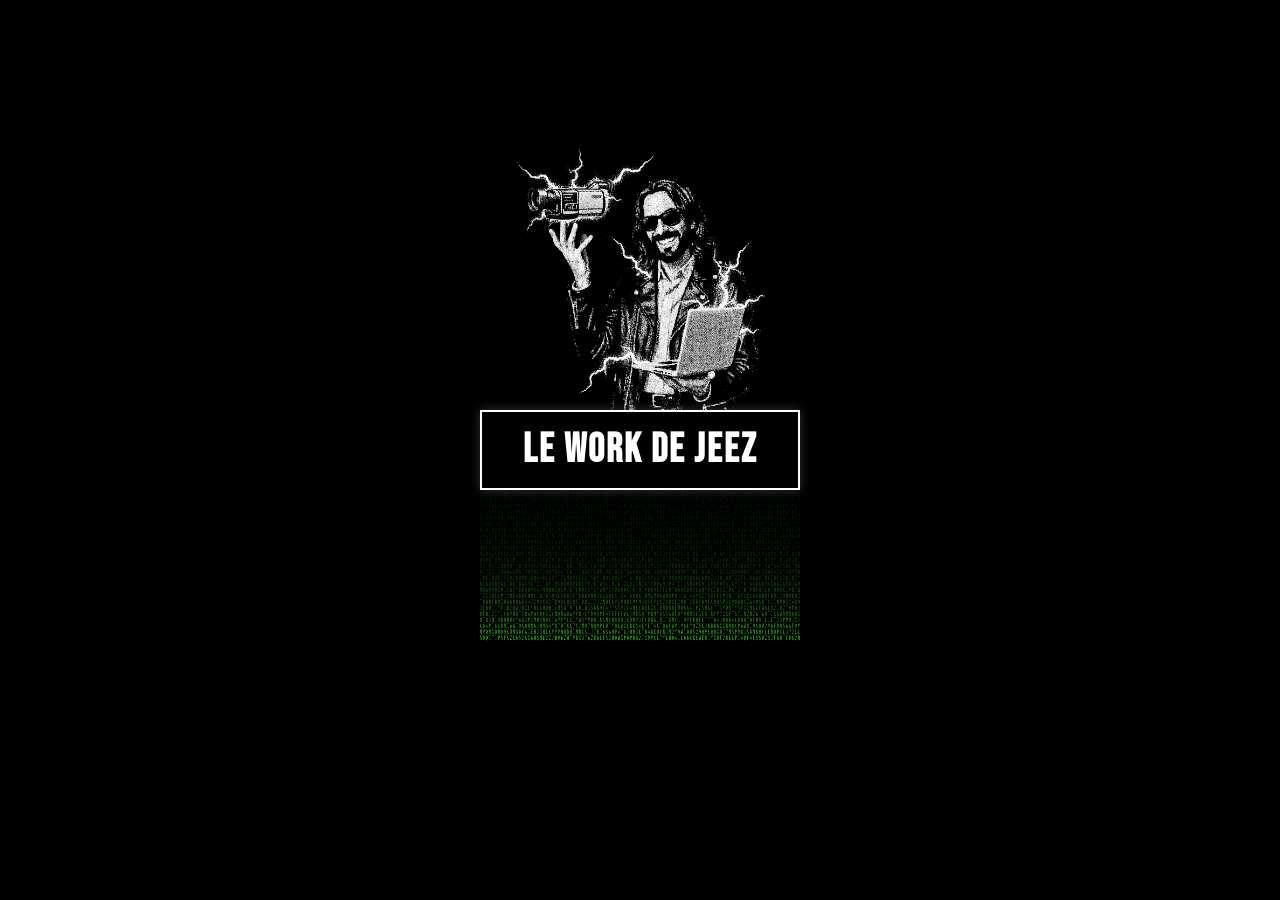
<file: index.html>
<!DOCTYPE html>
<html lang="fr">
<head>
    <meta charset="UTF-8">
    <meta name="viewport" content="width=device-width, initial-scale=1.0, maximum-scale=1.0, user-scalable=no">
    <title>Le Work de Jeez - Création de Contenu, Vidéo, Pub, Design & Web à Toulouse</title>
    <link rel="icon" type="image/png" href="/favicon.png">
    <meta name="google-site-verification" content="QklSBl4UXaFE33MZ0CwOoLmm6EpCsEMSqlKDSzmnbpk" />
    <!-- FONTS -->
    <link rel="preconnect" href="https://fonts.googleapis.com">
    <link rel="preconnect" href="https://fonts.gstatic.com" crossorigin>
    <link href="https://fonts.googleapis.com/css2?family=Bebas+Neue&family=Rajdhani:wght@300;500;700&display=swap" rel="stylesheet">

    <style>
        :root {
            --neon-green: #39ff14;
            --neon-purple: #bc13fe;
            --neon-pink: #ff007f;
            --neon-blue: #00f3ff;
            /* Couleurs Spécifiques Bio */
            --bio-red: #ff0000;
            --bio-blue: #003dff;
            
            --black: #000000;
            --white: #ffffff;
            
            --font-title: 'Bebas Neue', sans-serif;
            --font-text: 'Rajdhani', sans-serif;
        }

        * { margin: 0; padding: 0; box-sizing: border-box; }

        body {
            background-color: var(--black);
            color: var(--white);
            font-family: var(--font-text);
            overflow: hidden; 
            width: 100vw; height: 100vh;
            position: fixed;
        }

        /* --- ANIMATIONS GLOBALES --- */
        @keyframes tv-turn-off {
            0% { transform: scale(1, 1); filter: brightness(1); }
            40% { transform: scale(1, 0.002); filter: brightness(3); }
            80% { transform: scale(0, 0.002); }
            100% { transform: scale(0, 0); }
        }
        .turn-off-anim { animation: tv-turn-off 0.6s cubic-bezier(0.23, 1, 0.32, 1) forwards; pointer-events: none; z-index: 9999; position: fixed; top:0; left:0; width:100%; height:100%; background:black;}

        .glitch-out {
            animation: glitch-anim 0.4s cubic-bezier(.25, .46, .45, .94) both infinite;
            filter: contrast(200%) brightness(150%);
        }
        @keyframes glitch-anim {
            0% { transform: translate(0); }
            20% { transform: translate(-10px, 10px); clip-path: inset(10% 0 80% 0); }
            40% { transform: translate(10px, -10px); clip-path: inset(80% 0 10% 0); }
            60% { transform: translate(-5px, 5px); clip-path: inset(40% 0 40% 0); filter: hue-rotate(90deg); }
            80% { transform: translate(5px, -5px); clip-path: inset(10% 0 60% 0); }
            100% { transform: translate(0); }
        }

        /* Scintillement Bouton OFF */
        @keyframes neon-flicker {
            0%, 19%, 21%, 23%, 25%, 54%, 56%, 100% { opacity: 1; box-shadow: 0 0 20px red; }
            20%, 24%, 55% { opacity: 0.5; box-shadow: none; }
        }
        
        /* Scintillement Mot Devis */
        @keyframes rare-flash {
            0%, 92%, 94%, 96%, 100% { opacity: 1; text-shadow: 0 0 10px var(--neon-green); }
            93%, 95% { opacity: 0.3; text-shadow: none; }
        }

        /* Animation GLOW PRECIEUX (Bio Titre) */
        @keyframes precious-glow {
            0%, 100% { text-shadow: 0 0 10px rgba(57, 255, 20, 0.2); opacity: 0.9; }
            50% { text-shadow: 0 0 25px rgba(57, 255, 20, 0.6); opacity: 1; }
        }

        /* Animation CLIGNEMENT ŒIL */
        @keyframes eye-blink {
            0%, 100% { transform: scaleY(1); }
            50% { transform: scaleY(0.1); }
        }
        .blink-now { transform-origin: center; animation: eye-blink 0.2s linear; }

        /* Animation FLÈCHE SCROLL */
        @keyframes scroll-hint-anim {
            0% { opacity: 0; transform: translateY(-20px); }
            20% { opacity: 1; transform: translateY(0); }
            80% { opacity: 1; transform: translateY(20px); }
            100% { opacity: 0; transform: translateY(40px); }
        }
        .play-anim { animation: scroll-hint-anim 2s ease-in-out forwards; }


        /* ========================
           SYSTEME DE LAYERS
           ======================== */
        .layer {
            position: fixed; top: 0; left: 0; width: 100%; height: 100%;
            display: none; 
            opacity: 0; 
            transition: opacity 0.4s ease;
            z-index: 10;
        }
        
        .layer.active {
            opacity: 1;
            pointer-events: auto;
            display: flex; /* Flex par défaut */
            z-index: 100;
        }

        /* Feeds scrollables */
        #feed, #image-feed {
            display: none; 
            overflow-y: auto !important; 
            -webkit-overflow-scrolling: touch; 
            touch-action: pan-y;
        }
        #feed.active { display: block; } 
        #image-feed.active { display: flex; flex-direction: column; align-items: center; padding-top: 20px; gap: 40px; }


        /* ========================
           1. INTRO LAYER
           ======================== */
        #intro-layer { 
            background-color: #000; 
            flex-direction: column; justify-content: center; align-items: center; 
            z-index: 500; /* Toujours au dessus si actif */
        }
        .intro-container { position: relative; width: 320px; height: 80px; display: flex; justify-content: center; align-items: center; }
        .hero-image { position: absolute; z-index: 1; width: 250px; bottom: 50%; left: 50%; transform: translateX(-50%); animation: floatTop 4s ease-in-out infinite; pointer-events: none; }
        @keyframes floatTop { 0% { transform: translateX(-50%) translateY(-35px); } 50% { transform: translateX(-50%) translateY(-50px); } 100% { transform: translateX(-50%) translateY(-35px); } }
        #matrix-canvas { position: absolute; top: 80px; left: 0; width: 320px; height: 50vh; z-index: 5; pointer-events: none; opacity: 0.8; -webkit-mask-image: linear-gradient(to bottom, black 50%, transparent 100%); mask-image: linear-gradient(to bottom, black 50%, transparent 100%); }
        
        .center-box { position: relative; z-index: 10; width: 100%; height: 100%; background-color: #000; border: 2px solid var(--white); box-shadow: 0 0 10px rgba(255, 255, 255, 0.2); display: flex; justify-content: center; align-items: center; cursor: pointer; transition: 0.3s; }
        .center-text { color: var(--white); font-family: var(--font-title); font-size: 2.5rem; letter-spacing: 2px; margin: 0; pointer-events: none; transition: 0.3s; }
        .center-box:hover { border-color: var(--neon-green); box-shadow: 0 0 20px var(--neon-green); }
        .center-box:hover .center-text { color: var(--neon-green); }

        /* ========================
           1.5. MENU LAYER
           ======================== */
        #menu-layer { 
            background-color: #000; 
            flex-direction: column; justify-content: center; align-items: center; 
            z-index: 450;
        }
        
        #portfolio-btn {
            border-color: var(--neon-purple);
            box-shadow: 0 0 10px rgba(188, 19, 254, 0.2);
            width: 300px; height: 80px; /* Même taille que l'intro */
        }
        #portfolio-btn:hover { 
            border-color: var(--neon-purple); 
            box-shadow: 0 0 20px var(--neon-purple); 
        }
        #portfolio-btn:hover .center-text { 
            color: var(--neon-purple); 
        }

        /* BOUTON FORMULES */
        #formules-btn {
            border-color: var(--neon-green);
            box-shadow: 0 0 10px rgba(57, 255, 20, 0.2);
            width: 300px; height: 80px;
        }
        #formules-btn .center-text {
            color: var(--white);
        }
        #formules-btn:hover {
            border-color: var(--white);
            box-shadow: 0 0 20px var(--white);
        }
        #formules-btn:hover .center-text {
            color: var(--neon-green);
        }

        /* BOUTON ARTICLES & FAQ */
        #articles-btn {
            border-color: var(--white);
            box-shadow: 0 0 10px rgba(255, 255, 255, 0.2);
            width: 300px; height: 80px;
        }
        #articles-btn .center-text {
            color: var(--neon-green);
        }
        #articles-btn:hover {
            border-color: var(--neon-green);
            box-shadow: 0 0 20px var(--neon-green);
        }
        #articles-btn:hover .center-text {
            color: var(--white);
        }

        /* ========================
           2. BIO LAYER
           ======================== */
        #bio-layer { 
            background-color: #000; 
            flex-direction: column; justify-content: space-evenly; align-items: center; text-align: center; padding: 10px;
            z-index: 400;
        }

        .bio-content { display: flex; flex-direction: column; gap: 1.5vh; width: 100%; max-width: 500px; }
        .bio-text { font-family: var(--font-title); text-transform: uppercase; line-height: 1.2; letter-spacing: 1px; font-size: 1.5rem; }
        @media (max-width: 600px) { .bio-text { font-size: 6vw; } }
        
        .bio-title { 
            font-family: var(--font-title); font-size: 4rem; color: var(--neon-green); margin-bottom: 5px; 
            animation: precious-glow 4s ease-in-out infinite; 
        }
        @media (max-width: 600px) { .bio-title { font-size: 14vw; } }
        
        .flicker-text { font-family: var(--font-title); color: var(--white); font-size: 2rem; margin-top: 15px; animation: text-flicker 3s infinite alternate; }
        @keyframes text-flicker { 0%, 19%, 21%, 23%, 25%, 54%, 56%, 100% { text-shadow: 0 0 5px rgba(255, 255, 255, 0.5); opacity: 1; } 20%, 24%, 55% { text-shadow: none; opacity: 0.3; } }
        
        .choice-container { display: flex; gap: 20px; width: 100%; justify-content: center; margin-top: 10px; }
        .choice-btn { padding: 15px 10px; width: 45%; max-width: 180px; font-family: var(--font-title); font-size: 1.8rem; background: black; border: 2px solid; cursor: pointer; color: white; animation: float-shake 3s ease-in-out infinite; }
        @keyframes float-shake { 0% { transform: translateY(0px) rotate(0deg); } 33% { transform: translateY(-3px) rotate(1deg); } 66% { transform: translateY(3px) rotate(-1deg); } 100% { transform: translateY(0px) rotate(0deg); } }
        
        /* COULEURS DES BOUTONS BIO */
        .btn-images { border-color: var(--bio-red); box-shadow: 0 0 15px var(--bio-red); }
        .btn-images:hover { background-color: var(--bio-red); color: white; }
        
        .btn-videos { border-color: var(--bio-blue); box-shadow: 0 0 15px var(--bio-blue); animation-delay: 1.5s; }
        .btn-videos:hover { background-color: var(--bio-blue); color: white; }


        /* ========================
           3. UI LAYER (SIDEBAR)
           ======================== */
        #ui-layer { 
            z-index: 9000; pointer-events: none; display: none;
        }
        #ui-layer.active { display: block; opacity: 1; } 
        
        #scroll-hint {
            position: fixed; left: 15px; bottom: 35%;
            z-index: 9005; opacity: 0; pointer-events: none;
            color: var(--neon-green);
        }
        #scroll-hint svg { width: 40px; height: 40px; fill: currentColor; filter: drop-shadow(0 0 5px var(--neon-green)); }

        .fixed-sidebar { 
            position: fixed; right: 15px; bottom: 35%; 
            display: flex; flex-direction: column; gap: 25px; align-items: center; 
            pointer-events: auto; z-index: 9001; 
        }
        .side-btn { width: 55px; height: 55px; border-radius: 50%; background: rgba(0, 0, 0, 0.4); border: 2px solid var(--white); color: var(--white); display: flex; justify-content: center; align-items: center; cursor: pointer; transition: 0.2s; backdrop-filter: blur(5px); box-shadow: 0 0 10px rgba(0,0,0,0.5); }
        .side-btn svg { width: 28px; height: 28px; fill: currentColor; }
        #phone-btn:hover { border-color: var(--neon-green); color: var(--neon-green); box-shadow: 0 0 15px var(--neon-green); transform: scale(1.15); }
        #mail-btn:hover { border-color: var(--neon-blue); color: var(--neon-blue); box-shadow: 0 0 15px var(--neon-blue); transform: scale(1.15); }
        #heart-btn:hover { border-color: var(--neon-pink); color: var(--neon-pink); box-shadow: 0 0 15px var(--neon-pink); transform: scale(1.15); }
        
        .glow-active-green { background: var(--neon-green) !important; color: black !important; box-shadow: 0 0 25px var(--neon-green); }
        .glow-active-blue { background: var(--neon-blue) !important; color: black !important; box-shadow: 0 0 25px var(--neon-blue); }
        .glow-active-red { background: var(--neon-pink) !important; color: white !important; box-shadow: 0 0 25px var(--neon-pink); }

        .sound-toggle {
            position: fixed; top: 20px; right: 20px; z-index: 9005;
            background: rgba(0,0,0,0.5); color: var(--neon-green);
            cursor: pointer; font-family: var(--font-title); font-size: 1.5rem;
            text-transform: uppercase; padding: 5px 15px; 
            border: 1px solid var(--neon-green); backdrop-filter: blur(4px);
            padding-top: 8px; display: none; pointer-events: auto;
            transition: opacity 0.3s;
        }

        .fixed-eye-container { position: fixed; bottom: 40px; left: 50%; transform: translateX(-50%); z-index: 9000; display: flex; flex-direction: column; align-items: center; opacity: 0; pointer-events: none; transition: opacity 1s 1s; }
        .fixed-eye-container.hidden { opacity: 0 !important; pointer-events: none !important; }
        #ui-layer.active .fixed-eye-container { opacity: 1; pointer-events: auto; }
        .static-hd-text { color: var(--white); font-family: var(--font-title); font-size: 1.2rem; margin-bottom: 8px; }
        .eye-btn-main { width: 70px; height: 70px; border-radius: 50%; background: rgba(0,0,0,0.5); border: 2px solid var(--neon-green); color: var(--neon-green); display: flex; justify-content: center; align-items: center; text-decoration: none; backdrop-filter: blur(8px); }
        .eye-btn-main svg { width: 35px; height: 35px; fill: currentColor; }
        .eye-btn-main:hover { transform: scale(1.2); background: var(--neon-green); color: #000; box-shadow: 0 0 30px var(--neon-green); }

        .floating-msg { position: fixed; color: var(--neon-green); font-size: 1.5rem; font-weight: bold; pointer-events: none; animation: floatAndFade 1.2s forwards; z-index: 9990; font-family: var(--font-title); text-shadow: 2px 2px 0px black; white-space: nowrap; }
        @keyframes floatAndFade { 0% { opacity: 1; transform: translate(-150%, -50%) scale(0.5); } 100% { opacity: 0; transform: translate(-150%, -250%) scale(1.5); } }
        @keyframes shake { 0% { transform: rotate(0deg); } 25% { transform: rotate(10deg) scale(1.1); } 75% { transform: rotate(-10deg) scale(1.1); } 100% { transform: rotate(0deg) scale(1.1); } }
        .shaking { animation: shake 0.4s ease-in-out; }


        /* ========================
           4. FEEDS (SCROLLABLE)
           ======================== */
        #feed, #image-feed {
            position: fixed; top: 0; left: 0; width: 100%; height: 100%;
            background: #000;
            overflow-y: auto !important; 
            -webkit-overflow-scrolling: touch; touch-action: pan-y;
            z-index: 3000;
            display: none; 
        }
        #feed.active { display: block; }
        #image-feed.active { display: flex; flex-direction: column; align-items: center; padding-top: 20px; gap: 40px; }

        /* VIDEO ITEMS */
        #feed { scroll-snap-type: y mandatory; }
        .video-section { height: 100vh; width: 100%; scroll-snap-align: start; position: relative; display: flex; justify-content: center; align-items: center; background: #000; border-bottom: 1px solid #111; overflow: hidden; flex-shrink: 0; }
        video { position: absolute; width: 100%; height: 100%; z-index: 1; opacity: 0; transition: opacity 0.5s; }
        .video-section.active video { opacity: 1; }
        @media (orientation: portrait) { video.vertical { object-fit: cover; } video.horizontal { object-fit: contain; } }
        @media (orientation: landscape) { video.vertical { object-fit: contain; } video.horizontal { object-fit: cover; } }

        /* INFO OVERLAY (TITRES VIDÉOS) */
        .info-overlay {
            position: absolute; bottom: 0; left: 0; width: 100%;
            padding: 20px 80px 40px 20px; /* Padding droite pour éviter sidebar */
            background: linear-gradient(to top, rgba(0,0,0,0.9), transparent);
            pointer-events: none; z-index: 2;
        }
        .info-overlay h2 {
            font-family: var(--font-title); font-size: 3rem; color: var(--neon-green);
            text-shadow: 2px 2px 0px var(--neon-purple); margin-bottom: 5px; transform: skew(-5deg);
        }
        .info-overlay p {
            font-family: var(--font-text); font-size: 1.1rem; max-width: 600px;
            color: #fff; text-shadow: 1px 1px 2px black; font-weight: 500;
        }

        /* IMAGE ITEMS */
        .feed-instruction { font-family: var(--font-title); font-size: 3rem; color: var(--white); text-align: center; margin-top: 10px; margin-bottom: 20px; text-shadow: 0 0 10px rgba(255, 255, 255, 0.5); animation: text-flicker 3s infinite alternate; flex-shrink: 0; }
        
        .thumb-container { width: 100%; max-width: 400px; border: 1px solid #333; cursor: pointer; transition: 0.3s; position: relative; flex-shrink: 0; pointer-events: auto; }
        /* HOVER MINIATURE EN VERT */
        .thumb-container:hover { border-color: var(--neon-green); box-shadow: 0 0 15px var(--neon-green); transform: scale(1.02); }
        .thumb-img { width: 100%; display: block; }

        /* FIN */
        .final-section { position: relative; background-color: #000; display: flex; flex-direction: column; justify-content: center; align-items: center; min-height: 100vh; scroll-snap-align: start; width: 100%; flex-shrink: 0; }
        .matrix-bg { position: absolute; top: 0; left: 0; width: 100%; height: 100%; opacity: 0.3; pointer-events: none; }
        .final-container { display: flex; flex-direction: column; gap: 30px; align-items: center; z-index: 20; width: 100%; max-width: 320px; position: relative; pointer-events: auto; }
        
        .btn-final-devis { 
            width: 300px; height: 80px; 
            border-color: var(--neon-green); background-color: rgba(57, 255, 20, 0.1); 
            box-shadow: 0 0 20px var(--neon-green);
            text-decoration: none; display: flex; justify-content: center; align-items: center;
            border-style: solid; border-width: 2px;
            cursor: pointer; pointer-events: auto;
        }
        .btn-final-devis .center-text { color: var(--neon-green); animation: rare-flash 6s infinite; }
        
        .btn-final-off { 
            width: 80px; height: 80px; border-radius: 50%; border: 2px solid red; 
            display: flex; justify-content: center; align-items: center; 
            cursor: pointer; background: rgba(255,0,0,0.1); 
            animation: neon-flicker 2s infinite; 
            pointer-events: auto;
            margin-top: 40px; /* Plus d'espace */
        }   
        .btn-final-off svg { width: 35px; height: 35px; fill: red; }

        /* MODALS */
        .image-modal { position: fixed; top: 0; left: 0; width: 100%; height: 100%; background: black; z-index: 9500; display: none; flex-direction: column; justify-content: center; align-items: center; opacity: 0; pointer-events: none; transition: opacity 0.3s; }
        .image-modal.active { display: flex; opacity: 1; pointer-events: auto; }
        .modal-img { max-width: 100%; max-height: 90vh; object-fit: contain; transition: transform 0.2s cubic-bezier(0.175, 0.885, 0.32, 1.275); }
        @keyframes bump-anim { 0% { transform: scale(1); } 50% { transform: scale(1.05) rotate(1deg); } 100% { transform: scale(1); } }
        .anim-bump { animation: bump-anim 0.2s; }
        .tap-hint { position: absolute; bottom: 50px; left: 50%; transform: translateX(-50%); color: white; font-family: var(--font-title); font-size: 1.5rem; letter-spacing: 2px; text-shadow: 0 0 5px black, 0 0 10px rgba(0,0,0,0.8); animation: text-flicker 2s infinite; pointer-events: none; width: 100%; text-align: center; }
        
        .close-modal { 
            position: absolute; top: 20px; right: 20px; z-index: 9501;
            border: 1px solid var(--neon-green); background: rgba(0,0,0,0.5);
            color: red; font-size: 1.5rem; padding: 5px 15px; cursor: pointer; backdrop-filter: blur(4px); display: flex; align-items: center; justify-content: center;
        }
        .close-modal:hover { border-color: var(--neon-pink); box-shadow: 0 0 15px var(--neon-pink); }

        /* CONTACT MODAL */
        .contact-modal { position: fixed; top: 0; left: 0; width: 100%; height: 100%; background: rgba(0,0,0,0.95); z-index: 10000; display: none; flex-direction: column; justify-content: center; align-items: center; }
        .contact-modal.active { display: flex; animation: fadeIn 0.3s; pointer-events: auto; }
        .contact-form { width: 90%; max-width: 400px; display: flex; flex-direction: column; gap: 15px; }
        .contact-input, .contact-msg { background: #111; border: 1px solid var(--neon-green); color: white; padding: 15px; font-family: var(--font-text); font-size: 1rem; }
        .contact-submit { background: var(--neon-green); color: black; border: none; padding: 15px; font-family: var(--font-title); font-size: 1.5rem; cursor: pointer; }

/* ANIMATION DES REFLETS PREMIUM */
        @keyframes premium-shine {
            0% { left: -150%; }
            20% { left: 200%; }
            100% { left: 200%; }
        }

        /* BOUTON AGENCES & FREELANCE */
        #agences-btn {
            background-color: var(--neon-green);
            border-color: var(--neon-green);
            box-shadow: 0 0 15px rgba(57, 255, 20, 0.4);
            width: 300px; height: 80px;
            overflow: hidden; /* Indispensable pour bloquer les reflets dans le cadre */
            position: relative;
            transition: 0.3s ease;
        }
        #agences-btn .center-text {
            color: var(--black);
            font-weight: 700;
            text-shadow: none; /* On enlève l'ombre pour plus de lisibilité en noir */
        }
        /* Le reflet animé */
        #agences-btn::after {
            content: "";
            position: absolute;
            top: 0; left: -150%;
            width: 60%; height: 100%;
            background: linear-gradient(to right, transparent, rgba(255,255,255,0.7), rgba(0,0,0,0.3), transparent);
            transform: skewX(-25deg);
            animation: premium-shine 4s infinite;
        }
        #agences-btn:hover {
            transform: scale(1.05);
            box-shadow: 0 0 35px var(--neon-green);
        }

        
    </style>
</head>
<body>

    <!-- FILTRES SVG -->
    <svg style="position: absolute; width: 0; height: 0;">
        <defs>
            <filter id="liquid-wave">
                <feTurbulence type="turbulence" baseFrequency="0 0.02" numOctaves="2" result="turbulence">
                    <animate attributeName="baseFrequency" values="0 0.01; 0 0.03; 0 0.01" dur="30s" repeatCount="indefinite"/>
                </feTurbulence>
                <feDisplacementMap in="SourceGraphic" in2="turbulence" scale="4" xChannelSelector="R" yChannelSelector="G" />
            </filter>
        </defs>
    </svg>

    <!-- 1. INTRO -->
    <div id="intro-layer" class="layer active">
        <div class="intro-container">
            <img src="surfer.webp" class="hero-image" alt="Création de Contenu, Vidéo, Pub, Design & Web à Toulouse">
            <canvas id="matrix-canvas"></canvas>
            <div id="enter-btn" class="center-box">
                <h1 class="center-text">LE WORK DE JEEZ</h1>
            </div>
        </div>
    </div>

<div id="menu-layer" class="layer">
        <div class="menu-container" style="display: flex; flex-direction: column; gap: 30px; align-items: center;">
            <a href="portfolio.html" id="portfolio-btn" class="center-box" style="text-decoration: none;">
                <div class="center-text">PORTFOLIO</div>
            </a>

            <a href="agences.html" id="agences-btn" class="center-box" style="text-decoration: none; margin-top: 10px;">
                <div class="center-text">AGENCES DE COM</div>
            </a>
            

            <a href="articles.html" id="articles-btn" class="center-box" style="text-decoration: none;">
                <div class="center-text">ARTICLES & FAQ</div>
            </a>
            
            </div>
    </div>
    

<script>
        // --- ANIMATION MATRIX DE FOND ---
        function createMatrix(canvasId) {
            const canvas = document.getElementById(canvasId); 
            if(!canvas) return null;
            const ctx = canvas.getContext('2d');
            const resize = () => { canvas.width = window.innerWidth; canvas.height = window.innerHeight; };
            resize(); 
            window.addEventListener('resize', resize);
            const fontSize = 12; 
            let columns = canvas.width / fontSize; 
            let drops = [];
            const characters = 'ABCDEFGHIJKLMNOPQRSTUVWXYZ0123456789';
            function initDrops() { columns = canvas.width / fontSize; drops = []; for(let i=0; i<columns; i++) drops[i] = 1; }
            initDrops();
            function draw() {
                ctx.fillStyle = 'rgba(0, 0, 0, 0.1)'; 
                ctx.fillRect(0, 0, canvas.width, canvas.height);
                ctx.fillStyle = '#39ff14'; 
                ctx.font = fontSize + 'px monospace';
                for(let i=0; i<drops.length; i++) {
                    const text = characters.charAt(Math.floor(Math.random()*characters.length));
                    ctx.fillText(text, i*fontSize, drops[i]*fontSize);
                    if(drops[i]*fontSize > canvas.height && Math.random() > 0.975) drops[i]=0;
                    drops[i]++;
                }
            }
            return { draw, interval: null };
        }

        const introMatrix = createMatrix('matrix-canvas');
        function startM(inst) { if(inst && !inst.interval) inst.interval = setInterval(inst.draw, 50); }
        function stopM(inst) { if(inst && inst.interval) { clearInterval(inst.interval); inst.interval = null; } }
        
        startM(introMatrix); 

        // --- CLIC SUR "LE WORK DE JEEZ" (OUVERTURE DU MENU) ---
        document.getElementById('enter-btn').addEventListener('click', function() {
            const intro = document.getElementById('intro-layer');
            const menu = document.getElementById('menu-layer');
            
            intro.classList.add('glitch-out');
            stopM(introMatrix);
            
            setTimeout(() => {
                intro.classList.remove('active', 'glitch-out');
                intro.style.display = 'none';
                
                menu.style.display = 'flex';
                setTimeout(() => {
                    menu.classList.add('active');
                }, 10);
            }, 400);
        });
    </script>
    
</body>
</html>
</file>
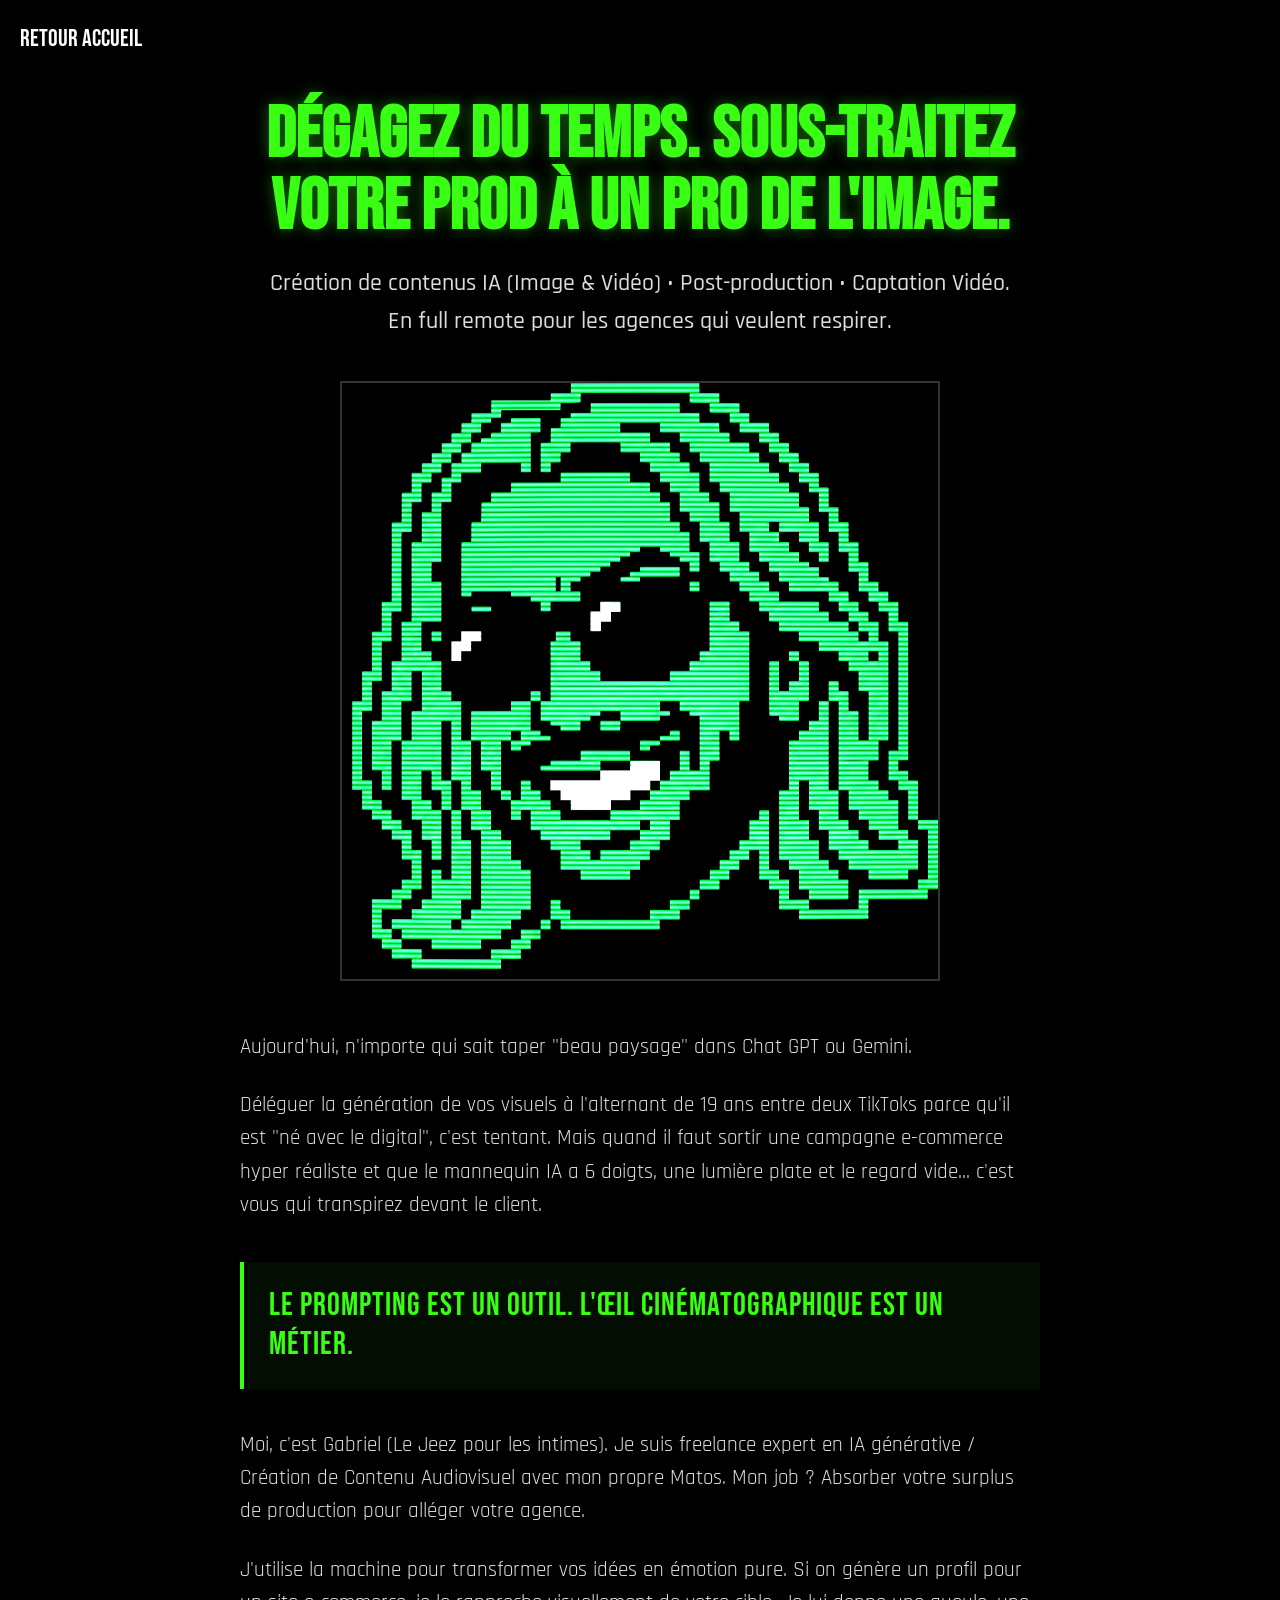
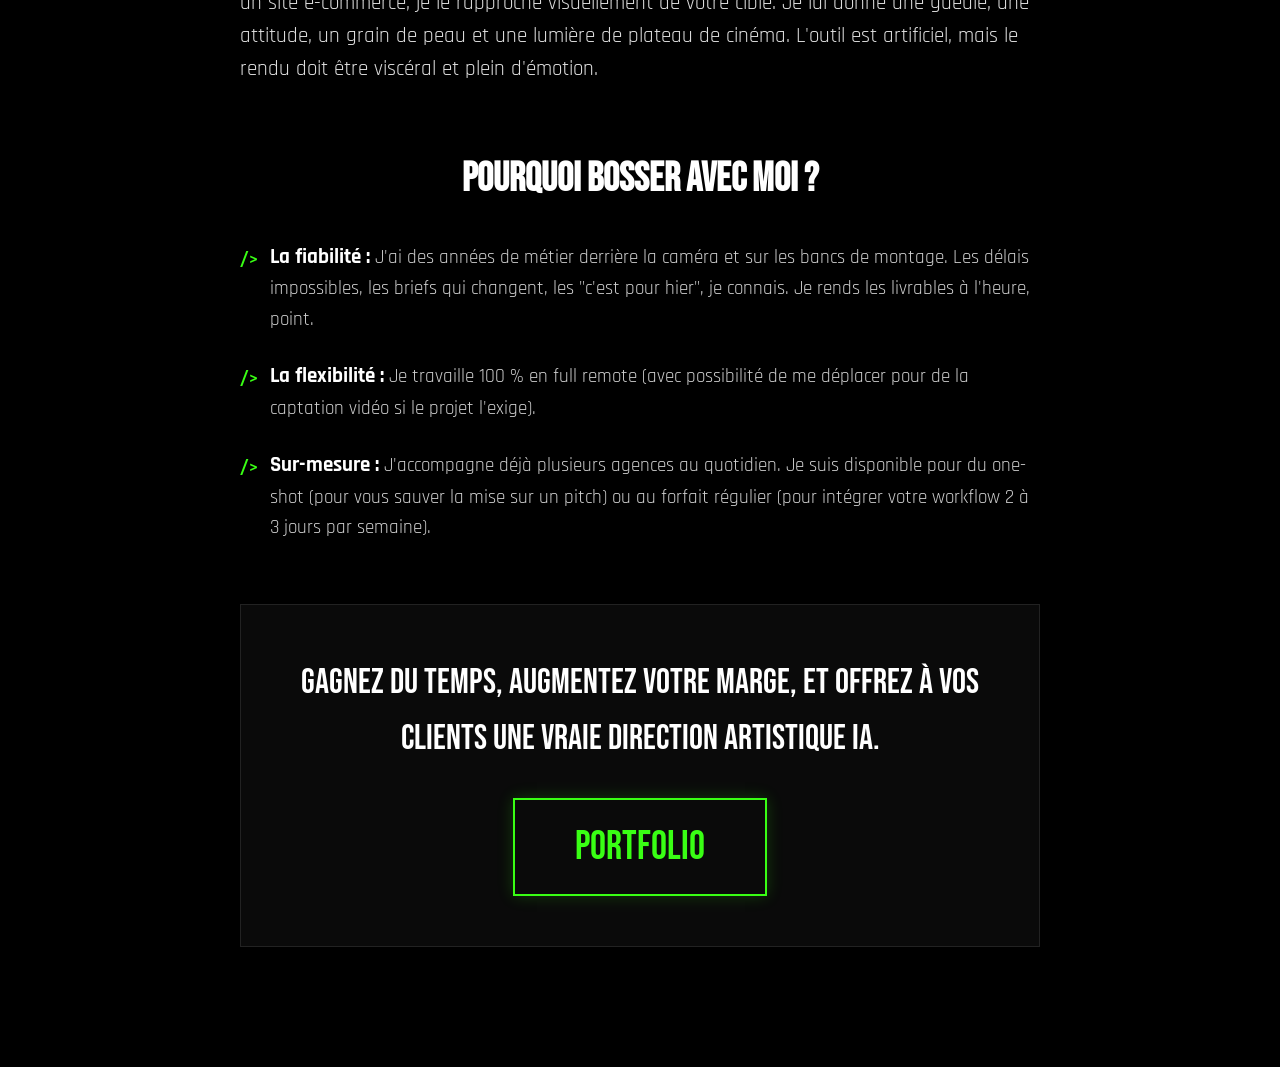
<file: agences.html>
<!DOCTYPE html>
<html lang="fr">
<head>
    <meta charset="UTF-8">
    <meta name="viewport" content="width=device-width, initial-scale=1.0">
    <title>Sous-traitance IA & Prod | Le Work du Jeez</title>
    <meta name="description" content="Création de contenus IA, post-production et captation en full remote pour les agences. Dégagez du temps, confiez votre prod à un Directeur Artistique.">
    <link rel="icon" type="image/png" href="/favicon.png">
    
    <link rel="preconnect" href="https://fonts.googleapis.com">
    <link rel="preconnect" href="https://fonts.gstatic.com" crossorigin>
    <link href="https://fonts.googleapis.com/css2?family=Bebas+Neue&family=Rajdhani:wght@300;500;700&display=swap" rel="stylesheet">

    <style>
        :root {
            --neon-green: #39ff14;
            --black: #000000;
            --white: #ffffff;
            --font-title: 'Bebas Neue', sans-serif;
            --font-text: 'Rajdhani', sans-serif;
        }

        * { margin: 0; padding: 0; box-sizing: border-box; }

        body {
            background-color: var(--black); color: var(--white);
            font-family: var(--font-text); overflow-x: hidden;
            line-height: 1.6; padding: 20px;
        }

        /* BOUTON RETOUR */
        .back-btn {
            position: fixed; top: 20px; left: 20px; color: var(--white); text-decoration: none;
            font-family: var(--font-title); font-size: 1.5rem; z-index: 100; transition: 0.3s;
        }
        .back-btn:hover { color: var(--neon-green); text-shadow: 0 0 10px var(--neon-green); }

        .page-container { max-width: 800px; margin: 80px auto 100px auto; }
        
        /* HEADER SECTION */
        .fat-title { 
            font-family: var(--font-title); font-size: 4.5rem; color: var(--neon-green); 
            line-height: 1; text-transform: uppercase; text-shadow: 0 0 15px rgba(57, 255, 20, 0.4);
            text-align: center; margin-bottom: 20px;
        }
        .subtitle { 
            font-family: var(--font-text); font-size: 1.5rem; color: #ddd; 
            text-align: center; font-weight: 500; margin-bottom: 40px;
        }

        /* IMAGE SECTION */
        .hero-img-container { width: 100%; max-width: 600px; margin: 0 auto 50px auto; position: relative; }
        .hero-img { 
            width: 100%; display: block; border: 2px solid #333; 
            box-shadow: 0 0 30px rgba(0,0,0,0.8); transition: 0.3s;
        }
        .hero-img-container:hover .hero-img { border-color: var(--neon-green); box-shadow: 0 0 20px rgba(57, 255, 20, 0.2); }

        /* CONTENT SECTION */
        .content p { font-size: 1.3rem; color: #ddd; margin-bottom: 25px; }
        
        /* HACK BOX (Citation importante) */
        .hack-box {
            background: rgba(57, 255, 20, 0.05); border-left: 4px solid var(--neon-green);
            padding: 25px; margin: 40px 0;
        }
        .hack-box p { 
            font-family: var(--font-title); font-size: 2rem; color: var(--neon-green); 
            margin: 0; line-height: 1.2; letter-spacing: 1px;
        }

        /* LISTE "POURQUOI BOSSER AVEC MOI" */
        .content h2 { font-family: var(--font-title); font-size: 2.5rem; color: var(--white); margin: 60px 0 30px 0; text-align: center; }
        .feature-list { list-style: none; padding: 0; margin-bottom: 40px; }
        .feature-list li { 
            font-size: 1.2rem; color: #ccc; margin-bottom: 25px; 
            padding-left: 30px; position: relative;
        }
        .feature-list li::before { 
            content: "/>"; color: var(--neon-green); position: absolute; 
            left: 0; top: 2px; font-family: var(--font-title); font-size: 1.4rem; 
        }
        .feature-list strong { color: var(--white); font-weight: 700; font-size: 1.3rem; }

        /* CTA SECTION */
        .cta-box { margin-top: 60px; padding: 50px 20px; background: #0a0a0a; text-align: center; border: 1px solid #222; }
        .cta-text { font-family: var(--font-title); font-size: 2.2rem; color: var(--white); margin-bottom: 30px; }
        .cta-btn {
            display: inline-block; background: transparent; color: var(--neon-green);
            font-family: var(--font-title); font-size: 2.5rem; padding: 15px 60px;
            text-decoration: none; border: 2px solid var(--neon-green); transition: 0.3s;
            box-shadow: 0 0 15px rgba(57, 255, 20, 0.2);
        }
        .cta-btn:hover { background: var(--neon-green); color: var(--black); box-shadow: 0 0 30px var(--neon-green); transform: scale(1.05); }

        @media (max-width: 768px) { 
            .fat-title { font-size: 3.2rem; } 
            .subtitle { font-size: 1.2rem; }
            .cta-btn { font-size: 2rem; padding: 15px 40px; }
        }
    </style>
</head>
<body>

    <a href="index.html" class="back-btn">RETOUR ACCUEIL</a>

    <div class="page-container">
        
        <h1 class="fat-title">Dégagez du temps.
            Sous-traitez votre prod à un pro de l'image.</h1>
        <h2 class="subtitle">Création de contenus IA (Image & Vidéo) • Post-production • Captation Vidéo.<br>En full remote pour les agences qui veulent respirer.</h2>

        <div class="hero-img-container">
            <img src="agences-img.webp" alt="Direction Artistique et Création IA pour Agences" class="hero-img">
        </div>

        <div class="content">
            <p>Aujourd'hui, n'importe qui sait taper "beau paysage" dans Chat GPT ou Gemini.</p>
            
            <p>Déléguer la génération de vos visuels à l'alternant de 19 ans entre deux TikToks parce qu'il est "né avec le digital", c'est tentant. Mais quand il faut sortir une campagne e-commerce hyper réaliste et que le mannequin IA a 6 doigts, une lumière plate et le regard vide... c'est vous qui transpirez devant le client.</p>

            <div class="hack-box">
                <p>LE PROMPTING EST UN OUTIL. L'ŒIL CINÉMATOGRAPHIQUE EST UN MÉTIER.</p>
            </div>

            <p>Moi, c'est Gabriel (Le Jeez pour les intimes). Je suis freelance expert en IA générative / Création de Contenu Audiovisuel avec mon propre Matos. Mon job ? Absorber votre surplus de production pour alléger votre agence.</p>
            
            <p>J'utilise la machine pour transformer vos idées en émotion pure. Si on génère un profil pour un site e-commerce, je le rapproche visuellement de votre cible. Je lui donne une gueule, une attitude, un grain de peau et une lumière de plateau de cinéma. L'outil est artificiel, mais le rendu doit être viscéral et plein d'émotion.</p>

            <h2>Pourquoi bosser avec moi ?</h2>
            
            <ul class="feature-list">
                <li><strong>La fiabilité :</strong> J'ai des années de métier derrière la caméra et sur les bancs de montage. Les délais impossibles, les briefs qui changent, les "c'est pour hier", je connais. Je rends les livrables à l'heure, point.</li>
                <li><strong>La flexibilité :</strong> Je travaille 100 % en full remote (avec possibilité de me déplacer pour de la captation vidéo si le projet l'exige).</li>
                <li><strong>Sur-mesure :</strong> J'accompagne déjà plusieurs agences au quotidien. Je suis disponible pour du one-shot (pour vous sauver la mise sur un pitch) ou au forfait régulier (pour intégrer votre workflow 2 à 3 jours par semaine).</li>
            </ul>

            <div class="cta-box">
                <div class="cta-text">Gagnez du temps, augmentez votre marge, et offrez à vos clients une vraie direction artistique IA.</div>
                <a href="portfolio.html" class="cta-btn">PORTFOLIO</a>
            </div>

        </div>
    </div>

</body>
</html>
</file>
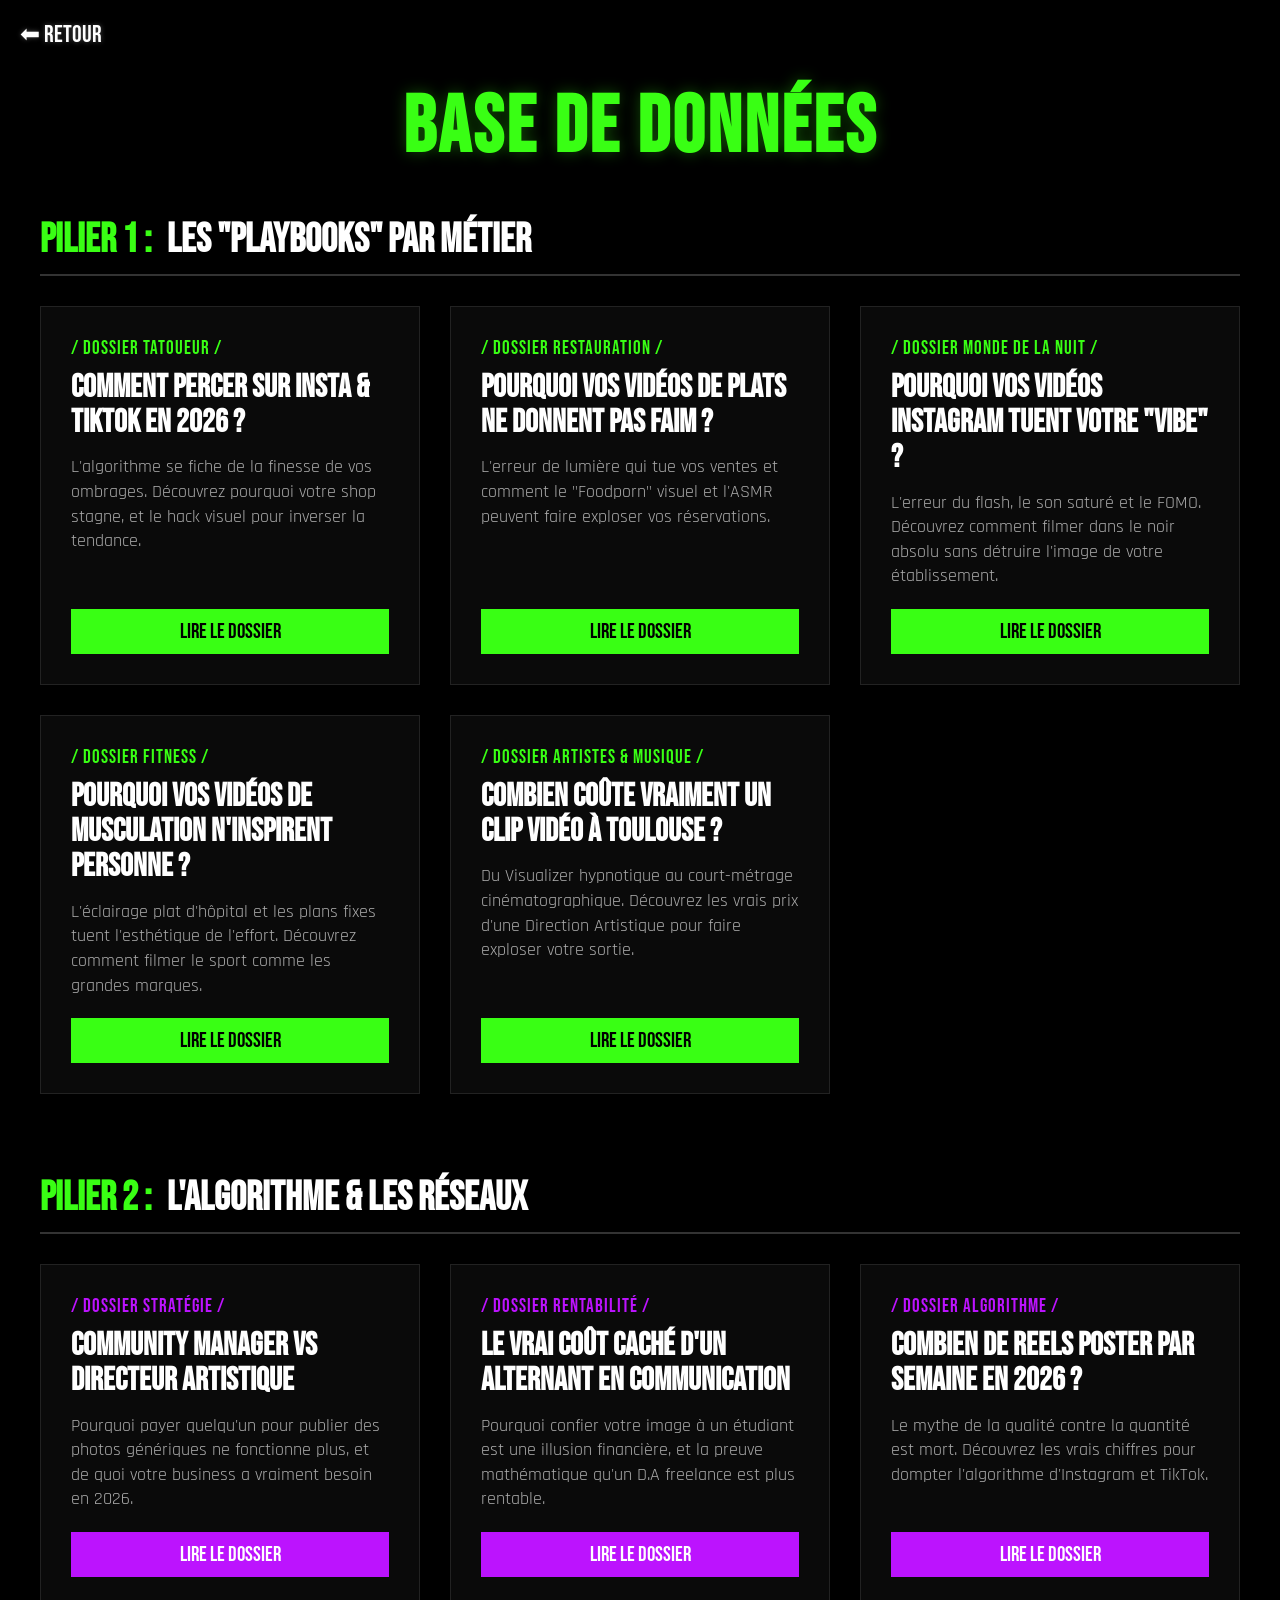
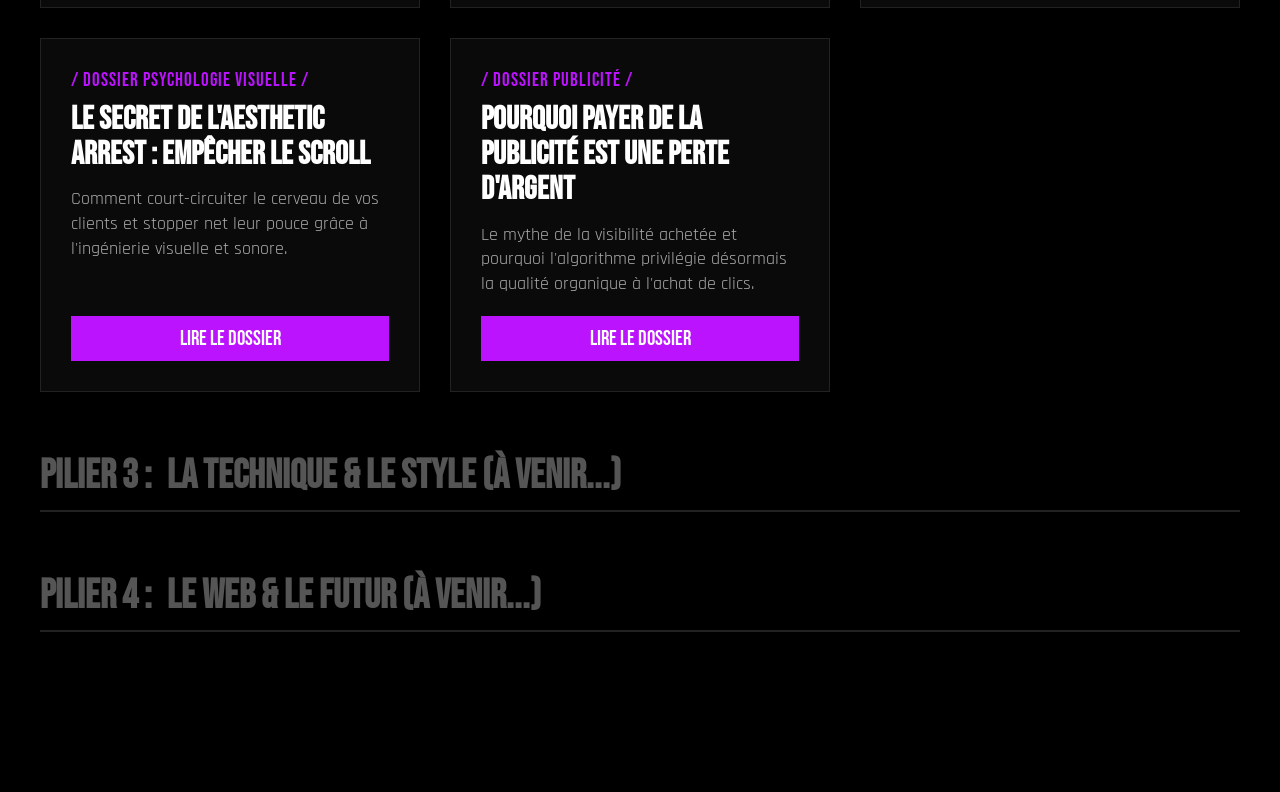
<file: articles.html>
<!DOCTYPE html>
<html lang="fr">
<head>
    <meta charset="UTF-8">
    <meta name="viewport" content="width=device-width, initial-scale=1.0">
    <title>Articles & Playbooks | Le Work du Jeez</title>
    <link rel="icon" type="image/png" href="/favicon.png">
    <meta name="description" content="Découvrez les articles du Jeez : conseils en réalisation vidéo, direction artistique, VFX et algorithmes pour dominer vos réseaux sociaux.">
    
    <link rel="preconnect" href="https://fonts.googleapis.com">
    <link rel="preconnect" href="https://fonts.gstatic.com" crossorigin>
    <link href="https://fonts.googleapis.com/css2?family=Bebas+Neue&family=Rajdhani:wght@300;500;700&display=swap" rel="stylesheet">

    <style>
        :root {
            --neon-green: #39ff14;
            --neon-purple: #bc13fe;
            --black: #000000;
            --dark-grey: #0a0a0a;
            --border-grey: #222222;
            --white: #ffffff;
            --font-title: 'Bebas Neue', sans-serif;
            --font-text: 'Rajdhani', sans-serif;
        }

        * { margin: 0; padding: 0; box-sizing: border-box; }

        body {
            background-color: var(--black);
            color: var(--white);
            font-family: var(--font-text);
            overflow-x: hidden;
            overflow-y: auto; 
            padding: 20px 20px 100px 20px;
        }

        /* BOUTON RETOUR */
        .back-btn {
            position: fixed; top: 20px; left: 20px; color: var(--white); text-decoration: none;
            font-family: var(--font-title); font-size: 1.5rem; z-index: 100; transition: 0.3s;
            text-shadow: 0 0 5px rgba(255, 255, 255, 0.3);
        }
        .back-btn:hover { color: var(--neon-green); text-shadow: 0 0 15px var(--neon-green); }

        .page-title {
            text-align: center; font-family: var(--font-title); font-size: 5rem;
            color: var(--neon-green); margin: 60px 0 40px 0; letter-spacing: 3px;
            text-shadow: 0 0 15px rgba(57, 255, 20, 0.3);
        }

        .container { max-width: 1200px; margin: 0 auto; }
        
        /* PILIER SECTION */
        .pillar-section { margin-bottom: 60px; }
        .pillar-title {
            font-family: var(--font-title); font-size: 2.5rem; color: var(--white);
            border-bottom: 2px solid #333; padding-bottom: 10px; margin-bottom: 30px;
            display: flex; align-items: center; gap: 15px;
        }
        .pillar-title span { color: var(--neon-green); }

        /* GRILLE ARTICLES */
        .articles-grid { display: grid; grid-template-columns: repeat(auto-fill, minmax(320px, 1fr)); gap: 30px; }
        
        .article-card {
            background-color: var(--dark-grey); border: 1px solid var(--border-grey);
            padding: 30px; text-decoration: none; color: var(--white);
            display: flex; flex-direction: column; transition: 0.3s; cursor: pointer;
        }
        .article-card:hover {
            border-color: var(--neon-green); box-shadow: 0 0 20px rgba(57, 255, 20, 0.15);
            transform: translateY(-5px);
        }
        
        .card-tag { font-family: var(--font-title); color: var(--neon-green); font-size: 1.2rem; margin-bottom: 10px; letter-spacing: 1px; }
        .card-title { font-family: var(--font-title); font-size: 2rem; margin-bottom: 15px; line-height: 1.1; }
        .card-desc { font-size: 1.1rem; color: #aaa; margin-bottom: 20px; line-height: 1.4; flex-grow: 1; }
        .card-read {
            font-family: var(--font-title); font-size: 1.3rem; color: var(--black); background: var(--neon-green);
            padding: 10px; text-align: center; margin-top: auto;
        }

        /* DESIGN CARTES VIOLETTES (PILIER 2) */
        .article-card.purple:hover { border-color: var(--neon-purple); box-shadow: 0 0 20px rgba(188, 19, 254, 0.15); }
        .article-card.purple .card-tag { color: var(--neon-purple); }
        .article-card.purple .card-read { background: var(--neon-purple); color: var(--white); }
        
        @media (max-width: 768px) { .page-title { font-size: 3.5rem; } }
    </style>
</head>
<body>

    <a href="index.html" class="back-btn">⬅ RETOUR</a>

    <div class="container">
        <h1 class="page-title">BASE DE DONNÉES</h1>
        
        <div class="pillar-section">
            <h2 class="pillar-title"><span>PILIER 1 :</span> LES "PLAYBOOKS" PAR MÉTIER</h2>
            <div class="articles-grid">
                
                <a href="articles/tatoueurs.html" class="article-card">
                    <div class="card-tag">/ DOSSIER TATOUEUR /</div>
                    <h3 class="card-title">Comment percer sur Insta & TikTok en 2026 ?</h3>
                    <p class="card-desc">L'algorithme se fiche de la finesse de vos ombrages. Découvrez pourquoi votre shop stagne, et le hack visuel pour inverser la tendance.</p>
                    <div class="card-read">LIRE LE DOSSIER</div>
                </a>

                <a href="articles/restaurants.html" class="article-card">
                    <div class="card-tag">/ DOSSIER RESTAURATION /</div>
                    <h3 class="card-title">Pourquoi vos vidéos de plats ne donnent pas faim ?</h3>
                    <p class="card-desc">L'erreur de lumière qui tue vos ventes et comment le "Foodporn" visuel et l'ASMR peuvent faire exploser vos réservations.</p>
                    <div class="card-read">LIRE LE DOSSIER</div>
                </a>

                <a href="articles/bars-nightclubs.html" class="article-card">
                    <div class="card-tag">/ DOSSIER MONDE DE LA NUIT /</div>
                    <h3 class="card-title">Pourquoi vos vidéos Instagram tuent votre "Vibe" ?</h3>
                    <p class="card-desc">L'erreur du flash, le son saturé et le FOMO. Découvrez comment filmer dans le noir absolu sans détruire l'image de votre établissement.</p>
                    <div class="card-read">LIRE LE DOSSIER</div>
                </a>

                <a href="articles/fitness.html" class="article-card">
                    <div class="card-tag">/ DOSSIER FITNESS /</div>
                    <h3 class="card-title">Pourquoi vos vidéos de musculation n'inspirent personne ?</h3>
                    <p class="card-desc">L'éclairage plat d'hôpital et les plans fixes tuent l'esthétique de l'effort. Découvrez comment filmer le sport comme les grandes marques.</p>
                    <div class="card-read">LIRE LE DOSSIER</div>
                </a>

                <a href="articles/clips-musicaux.html" class="article-card">
                    <div class="card-tag">/ DOSSIER ARTISTES & MUSIQUE /</div>
                    <h3 class="card-title">Combien coûte vraiment un clip vidéo à Toulouse ?</h3>
                    <p class="card-desc">Du Visualizer hypnotique au court-métrage cinématographique. Découvrez les vrais prix d'une Direction Artistique pour faire exploser votre sortie.</p>
                    <div class="card-read">LIRE LE DOSSIER</div>
                </a>
                
                </a>
                
                </div>
        </div>

        <div class="pillar-section" style="margin-top: 80px;">
            <h2 class="pillar-title"><span>PILIER 2 :</span> L'ALGORITHME & LES RÉSEAUX</h2>
            <div class="articles-grid">
                
                <a href="articles/cm-vs-da.html" class="article-card purple">
                    <div class="card-tag">/ DOSSIER STRATÉGIE /</div>
                    <h3 class="card-title">Community Manager vs Directeur Artistique</h3>
                    <p class="card-desc">Pourquoi payer quelqu'un pour publier des photos génériques ne fonctionne plus, et de quoi votre business a vraiment besoin en 2026.</p>
                    <div class="card-read">LIRE LE DOSSIER</div>
                </a>

                <a href="articles/alternant-vs-da.html" class="article-card purple">
                    <div class="card-tag">/ DOSSIER RENTABILITÉ /</div>
                    <h3 class="card-title">Le vrai coût caché d'un alternant en communication</h3>
                    <p class="card-desc">Pourquoi confier votre image à un étudiant est une illusion financière, et la preuve mathématique qu'un D.A freelance est plus rentable.</p>
                    <div class="card-read">LIRE LE DOSSIER</div>
                </a>

                <a href="articles/algorithme-reels.html" class="article-card purple">
                    <div class="card-tag">/ DOSSIER ALGORITHME /</div>
                    <h3 class="card-title">Combien de Reels poster par semaine en 2026 ?</h3>
                    <p class="card-desc">Le mythe de la qualité contre la quantité est mort. Découvrez les vrais chiffres pour dompter l'algorithme d'Instagram et TikTok.</p>
                    <div class="card-read">LIRE LE DOSSIER</div>
                </a>

                <a href="articles/aesthetic-arrest.html" class="article-card purple">
                    <div class="card-tag">/ DOSSIER PSYCHOLOGIE VISUELLE /</div>
                    <h3 class="card-title">Le secret de l'Aesthetic Arrest : Empêcher le scroll</h3>
                    <p class="card-desc">Comment court-circuiter le cerveau de vos clients et stopper net leur pouce grâce à l'ingénierie visuelle et sonore.</p>
                    <div class="card-read">LIRE LE DOSSIER</div>
                </a>

                <a href="articles/pub-payante-vs-organique.html" class="article-card purple">
                    <div class="card-tag">/ DOSSIER PUBLICITÉ /</div>
                    <h3 class="card-title">Pourquoi payer de la publicité est une perte d'argent</h3>
                    <p class="card-desc">Le mythe de la visibilité achetée et pourquoi l'algorithme privilégie désormais la qualité organique à l'achat de clics.</p>
                    <div class="card-read">LIRE LE DOSSIER</div>
                </a>
                
            </div>
        </div>
        <div class="pillar-section">
            <h2 class="pillar-title" style="border-color: #222; color: #555;"><span style="color: #555;">PILIER 3 :</span> LA TECHNIQUE & LE STYLE (À venir...)</h2>
        </div>
        <div class="pillar-section">
            <h2 class="pillar-title" style="border-color: #222; color: #555;"><span style="color: #555;">PILIER 4 :</span> LE WEB & LE FUTUR (À venir...)</h2>
        </div>

    </div>

</body>
</html>
</file>
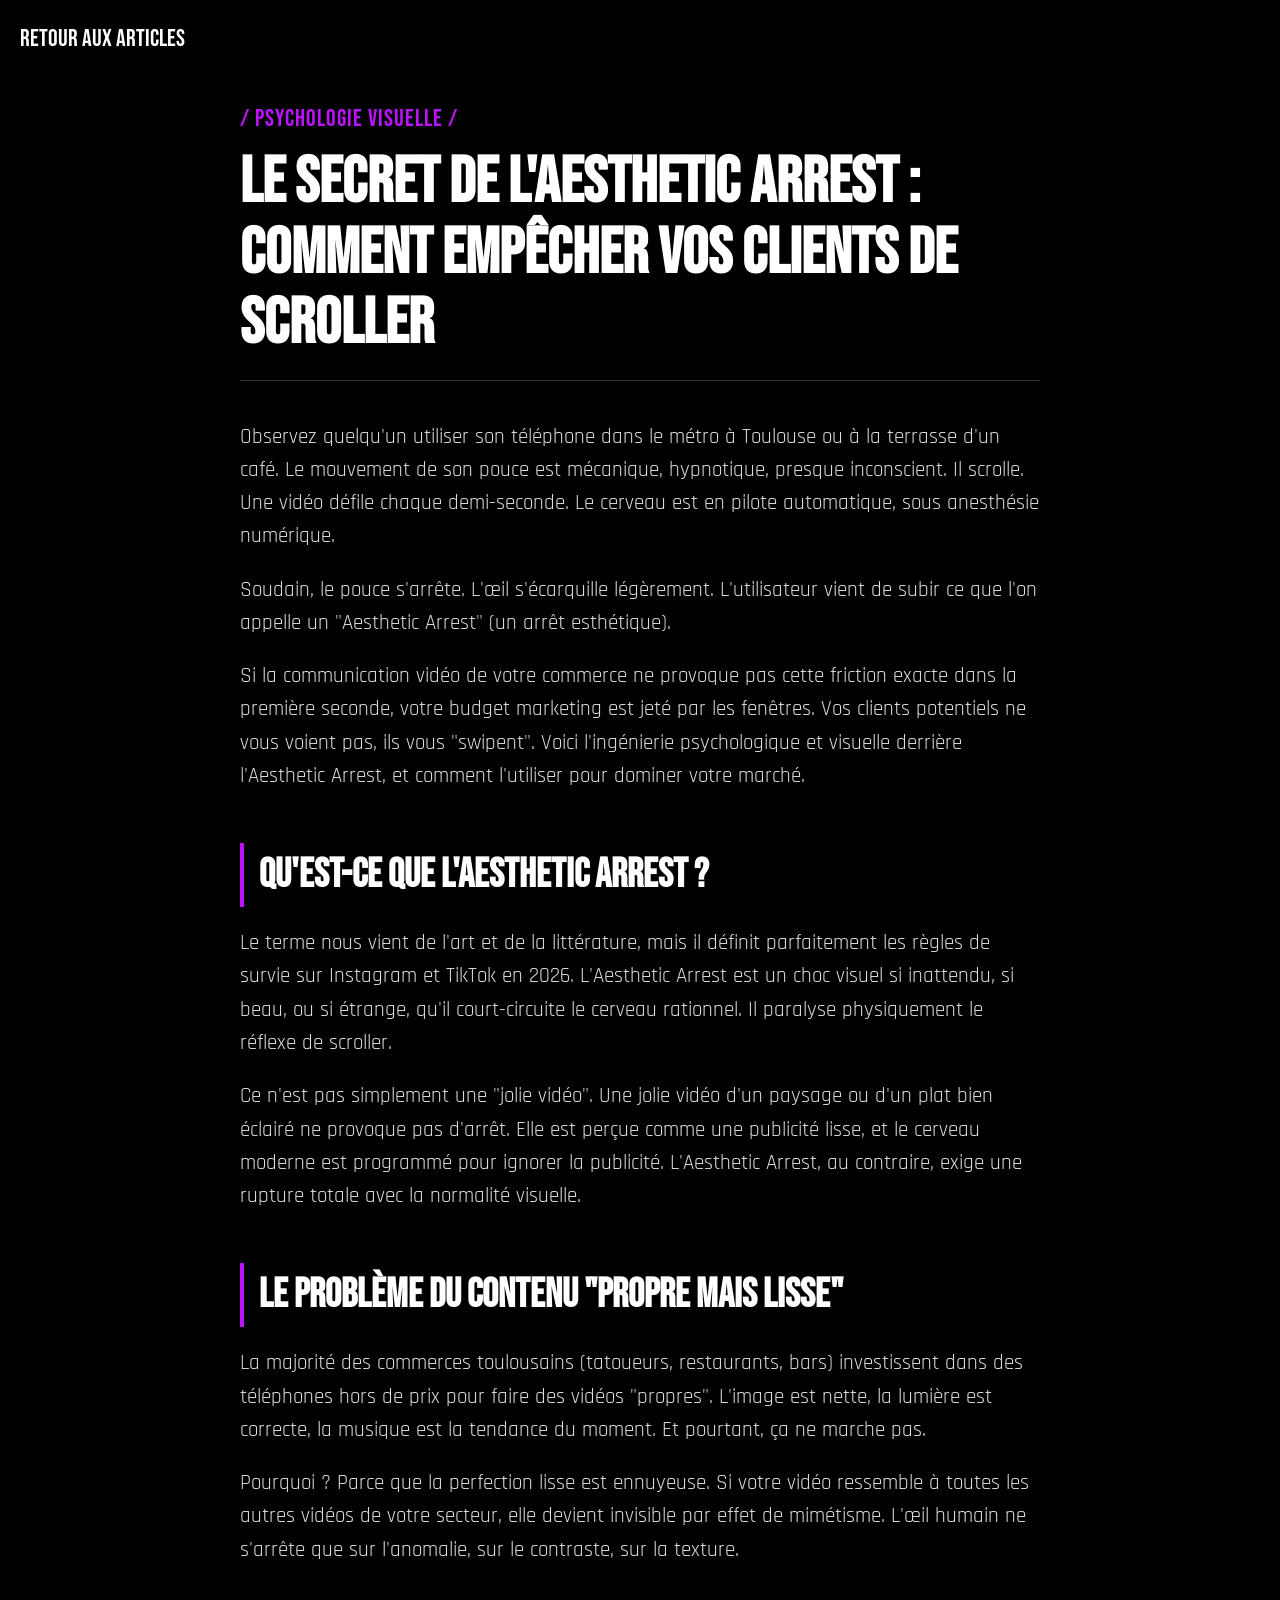
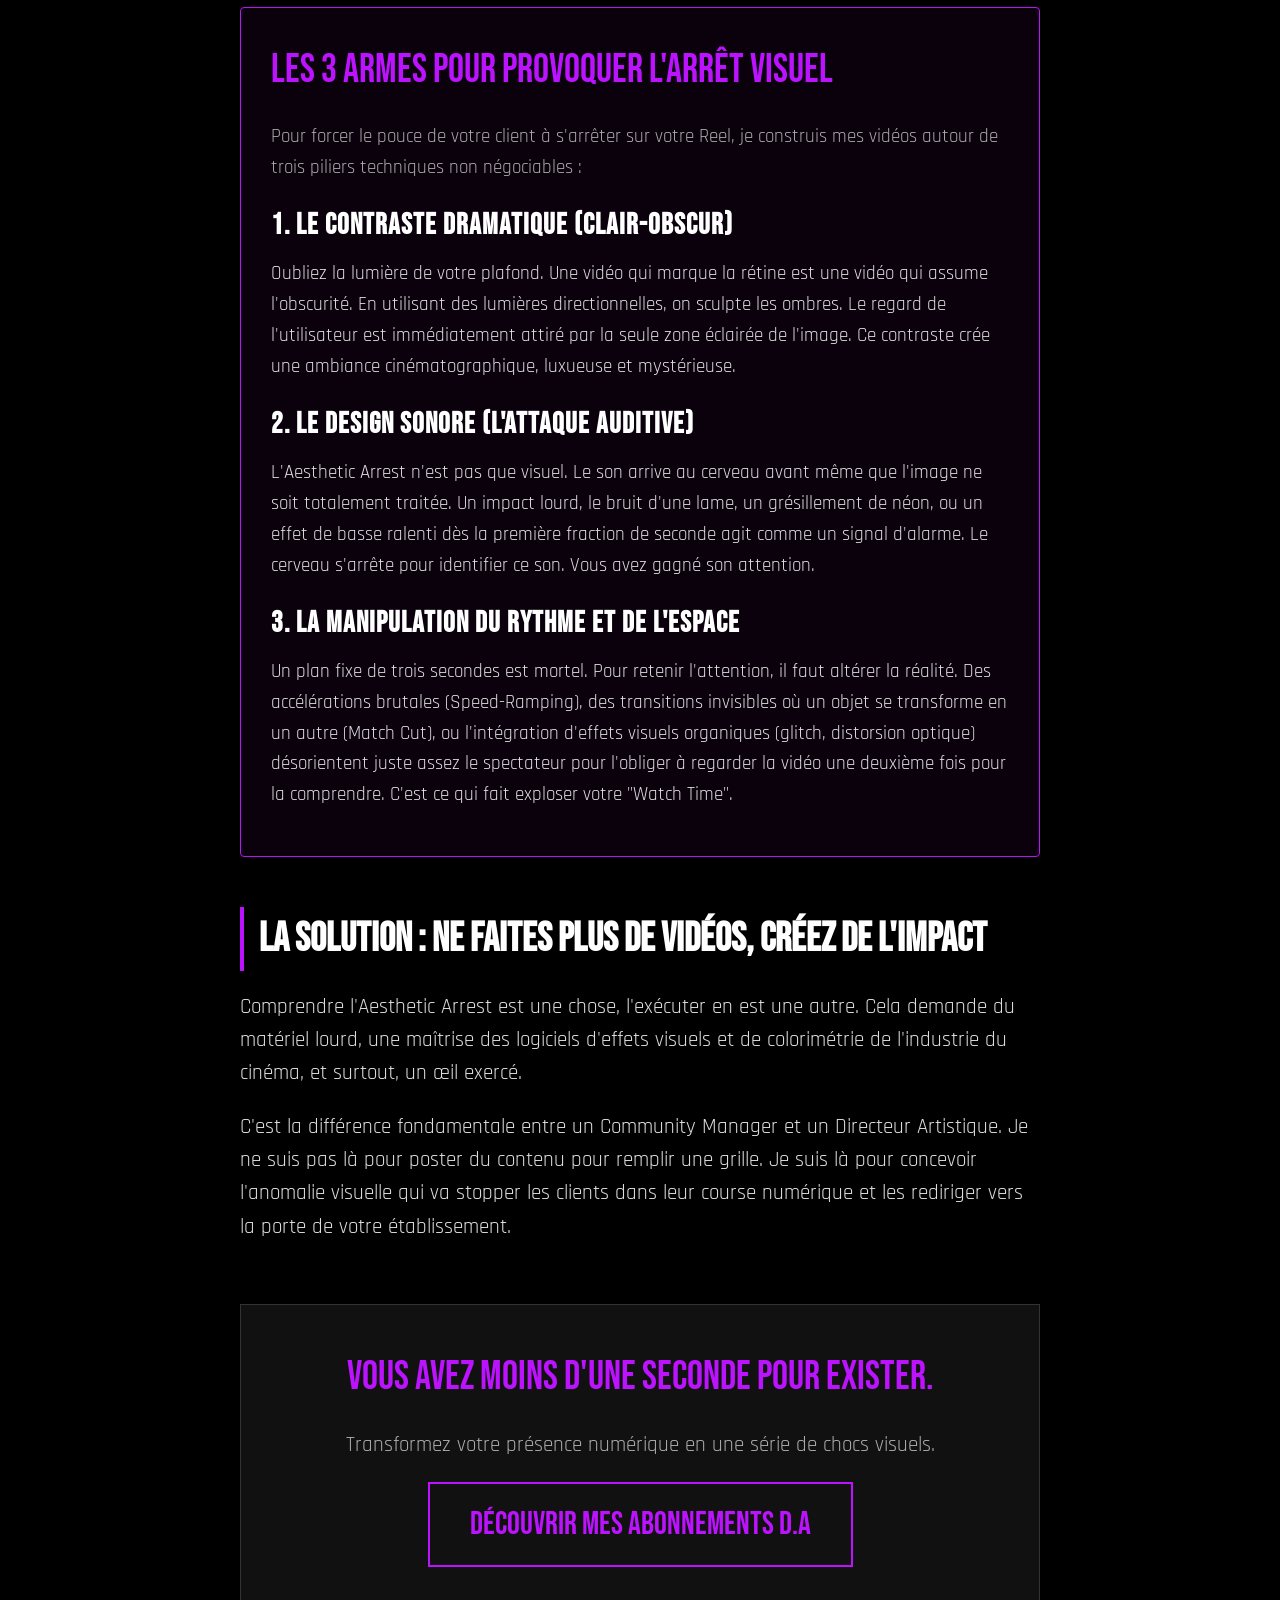
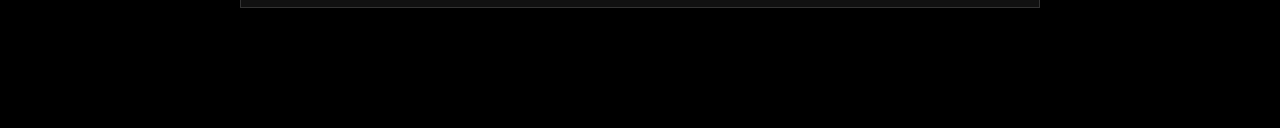
<file: articles/aesthetic-arrest.html>
<!DOCTYPE html>
<html lang="fr">
<head>
    <meta charset="UTF-8">
    <meta name="viewport" content="width=device-width, initial-scale=1.0">
    <title>Le secret de l'Aesthetic Arrest | Le Work du Jeez</title>
    <meta name="description" content="Découvrez ce qu'est l'Aesthetic Arrest et comment utiliser l'ingénierie visuelle pour empêcher vos clients de scroller sur Instagram et TikTok.">
    
    <link rel="preconnect" href="https://fonts.googleapis.com">
    <link rel="preconnect" href="https://fonts.gstatic.com" crossorigin>
    <link href="https://fonts.googleapis.com/css2?family=Bebas+Neue&family=Rajdhani:wght@300;500;700&display=swap" rel="stylesheet">

    <style>
        :root {
            --neon-green: #39ff14;
            --neon-purple: #bc13fe;
            --black: #000000;
            --dark-grey: #0a0a0a;
            --white: #ffffff;
            --font-title: 'Bebas Neue', sans-serif;
            --font-text: 'Rajdhani', sans-serif;
        }

        * { margin: 0; padding: 0; box-sizing: border-box; }

        body {
            background-color: var(--black); color: var(--white);
            font-family: var(--font-text); overflow-x: hidden;
            line-height: 1.6; padding: 20px;
        }

        /* BOUTON RETOUR (Thème Violet) */
        .back-btn {
            position: fixed; top: 20px; left: 20px; color: var(--white); text-decoration: none;
            font-family: var(--font-title); font-size: 1.5rem; z-index: 100; transition: 0.3s;
        }
        .back-btn:hover { color: var(--neon-purple); text-shadow: 0 0 10px var(--neon-purple); }

        .article-container { max-width: 800px; margin: 80px auto 100px auto; }
        
        .article-header { border-bottom: 1px solid #333; padding-bottom: 20px; margin-bottom: 40px; }
        .tag { font-family: var(--font-title); color: var(--neon-purple); font-size: 1.5rem; letter-spacing: 1px; }
        .title { font-family: var(--font-title); font-size: 4rem; line-height: 1.1; margin-top: 10px; text-transform: uppercase; }
        
        .content p { font-size: 1.3rem; color: #ddd; margin-bottom: 20px; }
        .content h2 { font-family: var(--font-title); font-size: 2.5rem; color: var(--white); margin: 50px 0 20px 0; border-left: 4px solid var(--neon-purple); padding-left: 15px; }
        
        /* BLOC FOCUS TECHNIQUE (Thème Violet) */
        .hack-box {
            background: rgba(188, 19, 254, 0.05); border: 1px solid var(--neon-purple);
            padding: 30px; margin: 40px 0; border-radius: 4px;
        }
        .hack-title { font-family: var(--font-title); font-size: 2.5rem; color: var(--neon-purple); margin-bottom: 20px; }
        .hack-box h3 { font-family: var(--font-title); font-size: 1.8rem; color: var(--white); margin: 20px 0 10px 0; letter-spacing: 1px; }
        .hack-box p { color: #ddd; font-size: 1.2rem; margin-bottom: 15px; }

        /* CTA FINAL (Thème Violet) */
        .cta-box { margin-top: 60px; padding: 40px; background: #111; text-align: center; border: 1px solid #333; }
        .cta-title { font-family: var(--font-title); font-size: 2.5rem; color: var(--neon-purple); margin-bottom: 20px; }
        .cta-btn {
            display: inline-block; background: transparent; color: var(--neon-purple);
            font-family: var(--font-title); font-size: 2rem; padding: 15px 40px;
            text-decoration: none; border: 2px solid var(--neon-purple); transition: 0.3s;
        }
        .cta-btn:hover { background: var(--neon-purple); color: var(--white); box-shadow: 0 0 20px var(--neon-purple); }

        @media (max-width: 768px) { .title { font-size: 3rem; } }
    </style>
</head>
<body>

    <a href="../articles.html" class="back-btn">RETOUR AUX ARTICLES</a>

    <div class="article-container">
        
        <div class="article-header">
            <div class="tag">/ PSYCHOLOGIE VISUELLE /</div>
            <h1 class="title">Le secret de l'Aesthetic Arrest : Comment empêcher vos clients de scroller</h1>
        </div>

        <div class="content">
            <p>Observez quelqu'un utiliser son téléphone dans le métro à Toulouse ou à la terrasse d'un café. Le mouvement de son pouce est mécanique, hypnotique, presque inconscient. Il scrolle. Une vidéo défile chaque demi-seconde. Le cerveau est en pilote automatique, sous anesthésie numérique.</p>
            <p>Soudain, le pouce s'arrête. L'œil s'écarquille légèrement. L'utilisateur vient de subir ce que l'on appelle un "Aesthetic Arrest" (un arrêt esthétique).</p>
            <p>Si la communication vidéo de votre commerce ne provoque pas cette friction exacte dans la première seconde, votre budget marketing est jeté par les fenêtres. Vos clients potentiels ne vous voient pas, ils vous "swipent". Voici l'ingénierie psychologique et visuelle derrière l'Aesthetic Arrest, et comment l'utiliser pour dominer votre marché.</p>

            <h2>Qu'est-ce que l'Aesthetic Arrest ?</h2>
            <p>Le terme nous vient de l'art et de la littérature, mais il définit parfaitement les règles de survie sur Instagram et TikTok en 2026. L'Aesthetic Arrest est un choc visuel si inattendu, si beau, ou si étrange, qu'il court-circuite le cerveau rationnel. Il paralyse physiquement le réflexe de scroller.</p>
            <p>Ce n'est pas simplement une "jolie vidéo". Une jolie vidéo d'un paysage ou d'un plat bien éclairé ne provoque pas d'arrêt. Elle est perçue comme une publicité lisse, et le cerveau moderne est programmé pour ignorer la publicité. L'Aesthetic Arrest, au contraire, exige une rupture totale avec la normalité visuelle.</p>

            <h2>Le problème du contenu "propre mais lisse"</h2>
            <p>La majorité des commerces toulousains (tatoueurs, restaurants, bars) investissent dans des téléphones hors de prix pour faire des vidéos "propres". L'image est nette, la lumière est correcte, la musique est la tendance du moment. Et pourtant, ça ne marche pas.</p>
            <p>Pourquoi ? Parce que la perfection lisse est ennuyeuse. Si votre vidéo ressemble à toutes les autres vidéos de votre secteur, elle devient invisible par effet de mimétisme. L'œil humain ne s'arrête que sur l'anomalie, sur le contraste, sur la texture.</p>

            <div class="hack-box">
                <div class="hack-title">LES 3 ARMES POUR PROVOQUER L'ARRÊT VISUEL</div>
                <p style="margin-bottom: 20px; color: #aaa;">Pour forcer le pouce de votre client à s'arrêter sur votre Reel, je construis mes vidéos autour de trois piliers techniques non négociables :</p>
                
                <h3>1. Le contraste dramatique (Clair-obscur)</h3>
                <p>Oubliez la lumière de votre plafond. Une vidéo qui marque la rétine est une vidéo qui assume l'obscurité. En utilisant des lumières directionnelles, on sculpte les ombres. Le regard de l'utilisateur est immédiatement attiré par la seule zone éclairée de l'image. Ce contraste crée une ambiance cinématographique, luxueuse et mystérieuse.</p>
                
                <h3>2. Le design sonore (L'attaque auditive)</h3>
                <p>L'Aesthetic Arrest n'est pas que visuel. Le son arrive au cerveau avant même que l'image ne soit totalement traitée. Un impact lourd, le bruit d'une lame, un grésillement de néon, ou un effet de basse ralenti dès la première fraction de seconde agit comme un signal d'alarme. Le cerveau s'arrête pour identifier ce son. Vous avez gagné son attention.</p>
                
                <h3>3. La manipulation du rythme et de l'espace</h3>
                <p>Un plan fixe de trois secondes est mortel. Pour retenir l'attention, il faut altérer la réalité. Des accélérations brutales (Speed-Ramping), des transitions invisibles où un objet se transforme en un autre (Match Cut), ou l'intégration d'effets visuels organiques (glitch, distorsion optique) désorientent juste assez le spectateur pour l'obliger à regarder la vidéo une deuxième fois pour la comprendre. C'est ce qui fait exploser votre "Watch Time".</p>
            </div>

            <h2>La Solution : Ne faites plus de vidéos, créez de l'impact</h2>
            <p>Comprendre l'Aesthetic Arrest est une chose, l'exécuter en est une autre. Cela demande du matériel lourd, une maîtrise des logiciels d'effets visuels et de colorimétrie de l'industrie du cinéma, et surtout, un œil exercé.</p>
            <p>C'est la différence fondamentale entre un Community Manager et un Directeur Artistique. Je ne suis pas là pour poster du contenu pour remplir une grille. Je suis là pour concevoir l'anomalie visuelle qui va stopper les clients dans leur course numérique et les rediriger vers la porte de votre établissement.</p>

            <div class="cta-box">
                <div class="cta-title">Vous avez moins d'une seconde pour exister.</div>
                <p style="color:#aaa; margin-bottom: 20px;">Transformez votre présence numérique en une série de chocs visuels.</p>
                <a href="../formules.html" class="cta-btn">DÉCOUVRIR MES ABONNEMENTS D.A</a>
            </div>

        </div>
    </div>

</body>
</html>
</file>
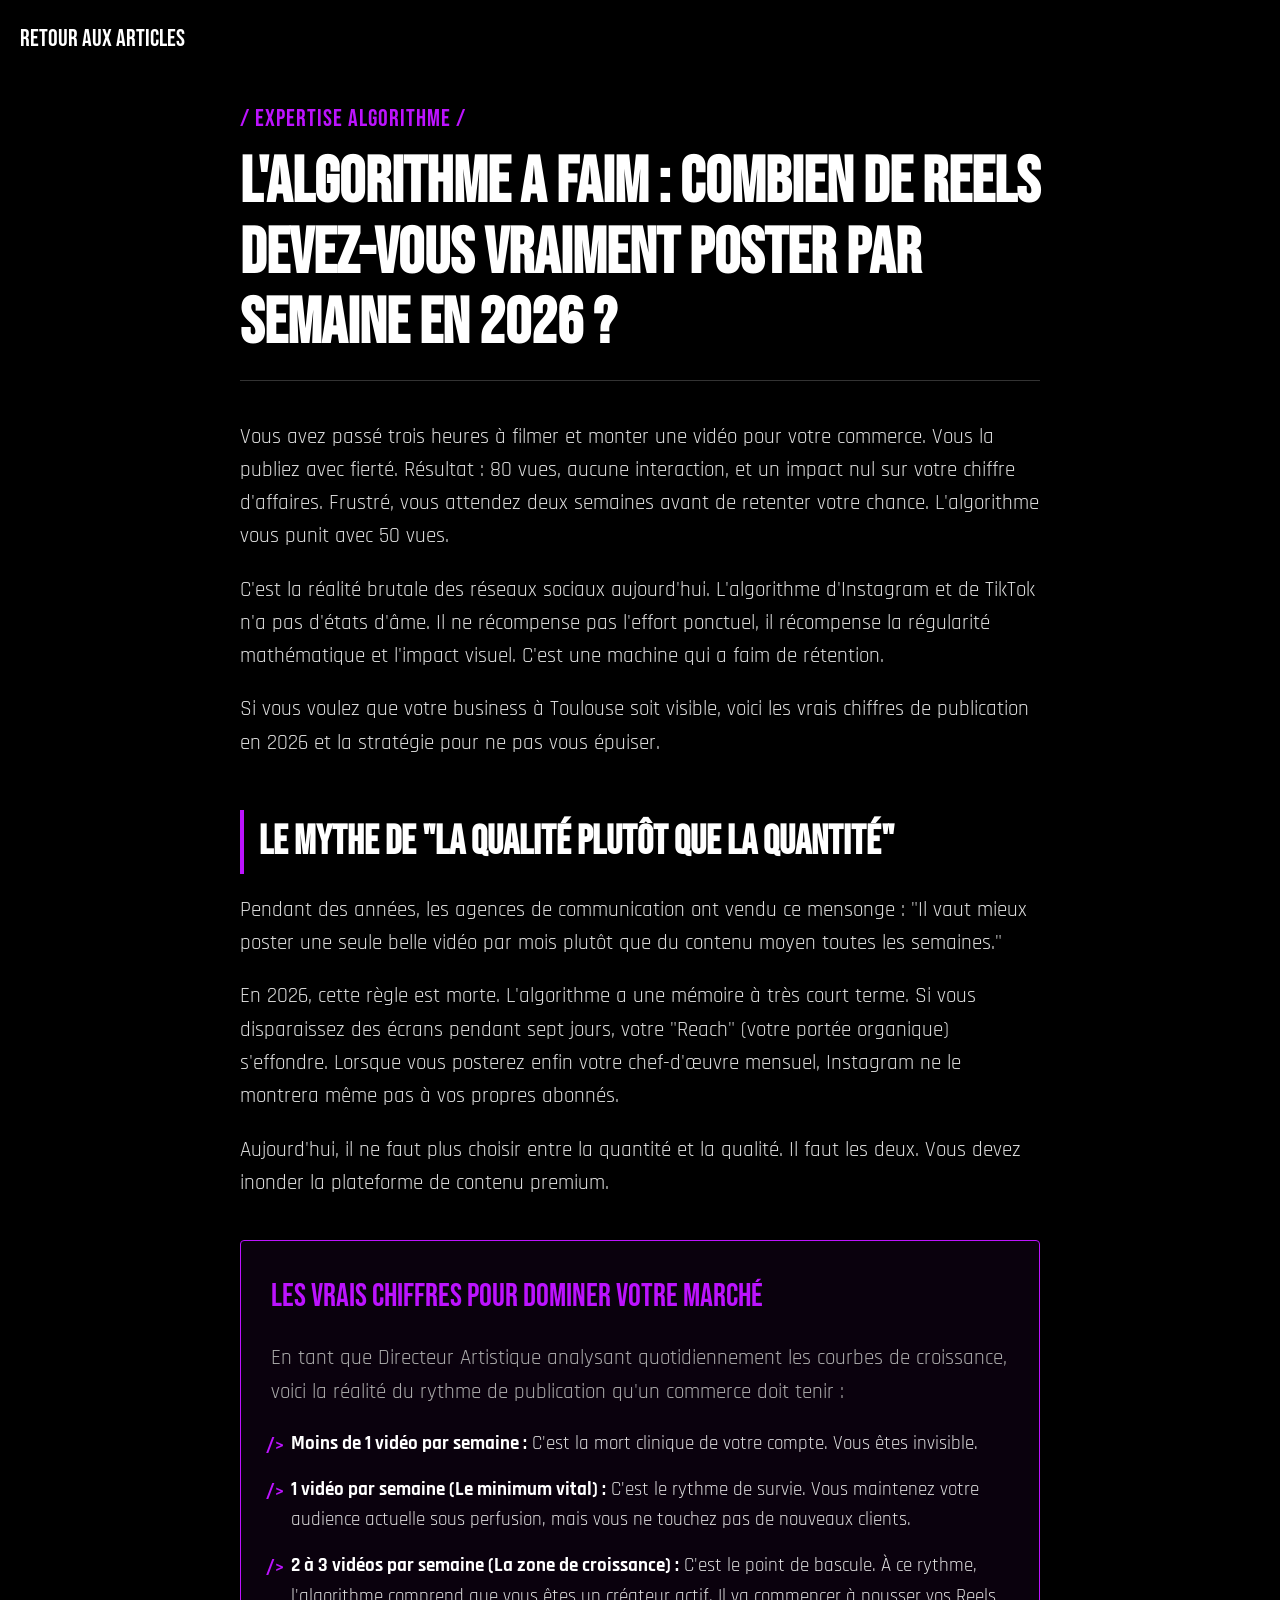
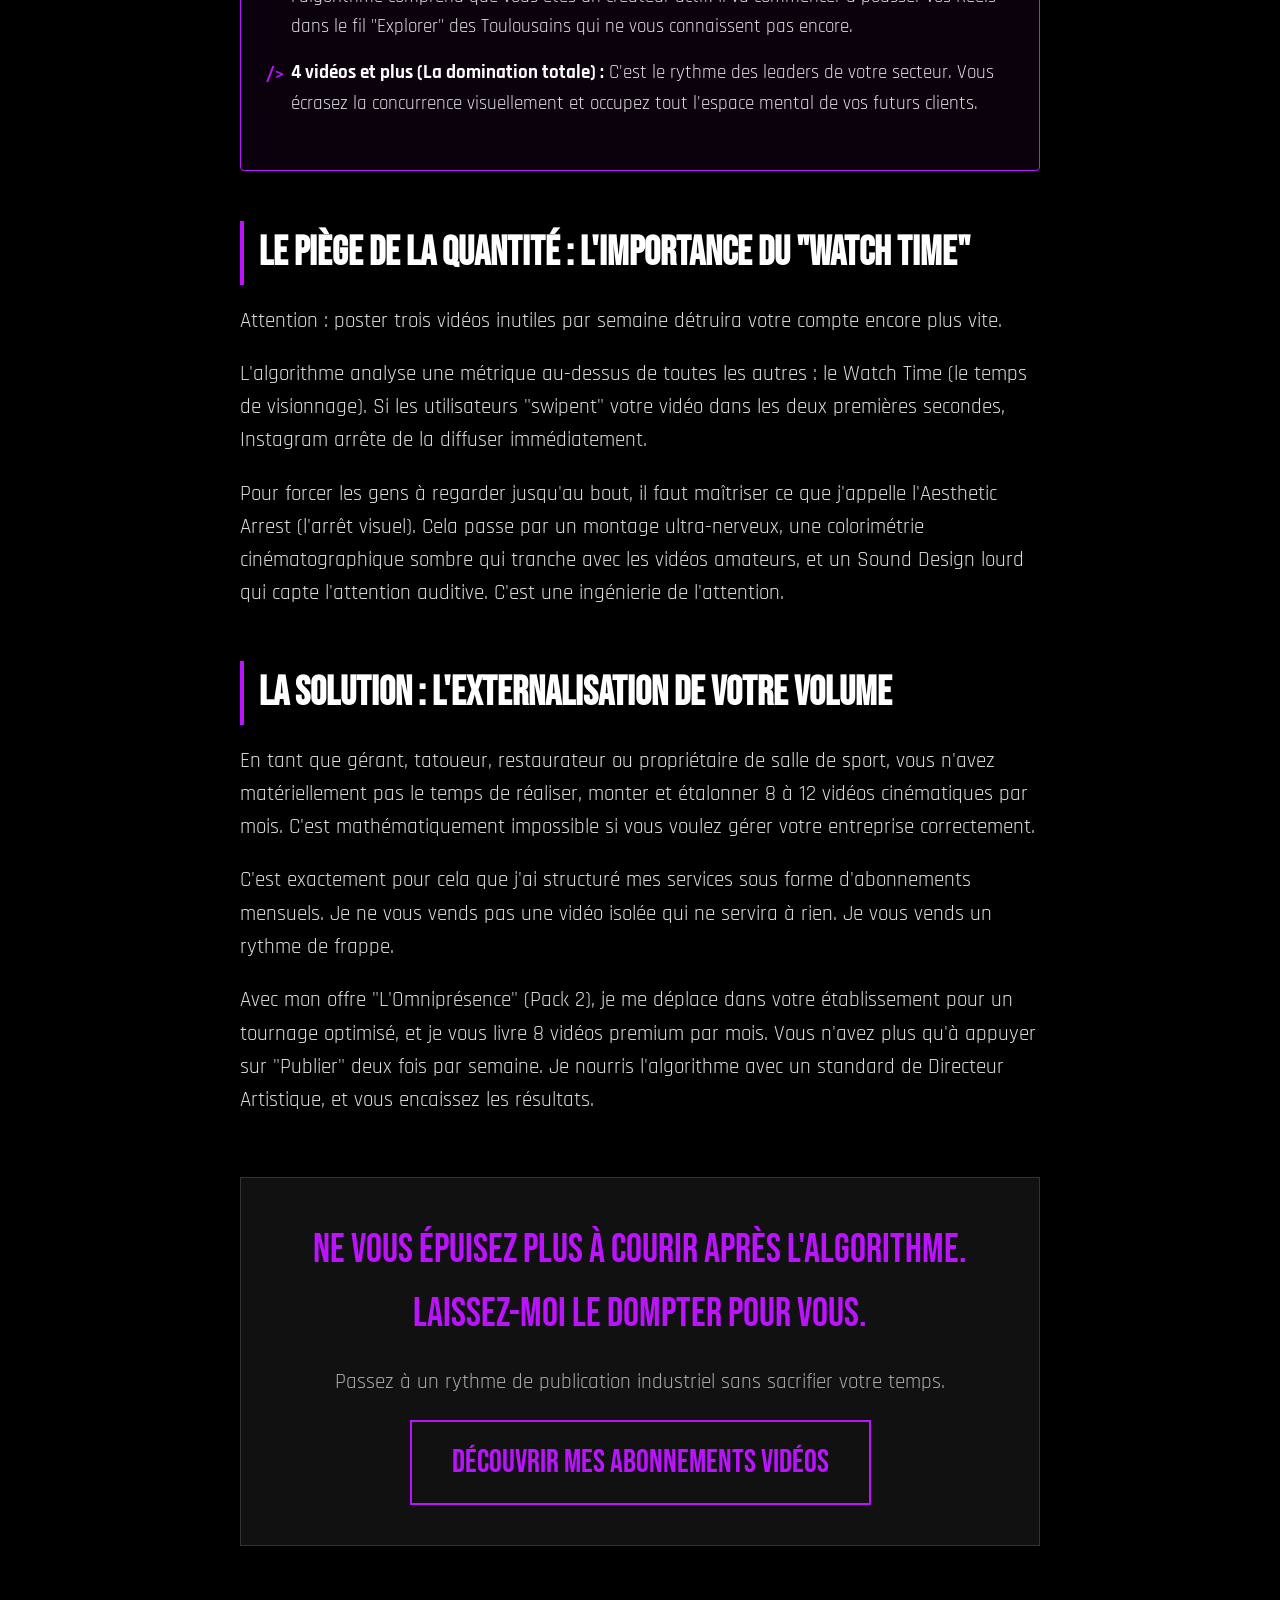
<file: articles/algorithme-reels.html>
<!DOCTYPE html>
<html lang="fr">
<head>
    <meta charset="UTF-8">
    <meta name="viewport" content="width=device-width, initial-scale=1.0">
    <title>Algorithme Instagram : Combien de Reels poster ? | Le Work du Jeez</title>
    <meta name="description" content="Découvrez les vrais chiffres et le rythme de publication exact pour percer sur l'algorithme d'Instagram et TikTok en 2026.">
    
    <link rel="preconnect" href="https://fonts.googleapis.com">
    <link rel="preconnect" href="https://fonts.gstatic.com" crossorigin>
    <link href="https://fonts.googleapis.com/css2?family=Bebas+Neue&family=Rajdhani:wght@300;500;700&display=swap" rel="stylesheet">

    <style>
        :root {
            --neon-green: #39ff14;
            --neon-purple: #bc13fe;
            --black: #000000;
            --dark-grey: #0a0a0a;
            --white: #ffffff;
            --font-title: 'Bebas Neue', sans-serif;
            --font-text: 'Rajdhani', sans-serif;
        }

        * { margin: 0; padding: 0; box-sizing: border-box; }

        body {
            background-color: var(--black); color: var(--white);
            font-family: var(--font-text); overflow-x: hidden;
            line-height: 1.6; padding: 20px;
        }

        /* BOUTON RETOUR (Thème Violet) */
        .back-btn {
            position: fixed; top: 20px; left: 20px; color: var(--white); text-decoration: none;
            font-family: var(--font-title); font-size: 1.5rem; z-index: 100; transition: 0.3s;
        }
        .back-btn:hover { color: var(--neon-purple); text-shadow: 0 0 10px var(--neon-purple); }

        .article-container { max-width: 800px; margin: 80px auto 100px auto; }
        
        .article-header { border-bottom: 1px solid #333; padding-bottom: 20px; margin-bottom: 40px; }
        .tag { font-family: var(--font-title); color: var(--neon-purple); font-size: 1.5rem; letter-spacing: 1px; }
        .title { font-family: var(--font-title); font-size: 4rem; line-height: 1.1; margin-top: 10px; text-transform: uppercase; }
        
        .content p { font-size: 1.3rem; color: #ddd; margin-bottom: 20px; }
        .content h2 { font-family: var(--font-title); font-size: 2.5rem; color: var(--white); margin: 50px 0 20px 0; border-left: 4px solid var(--neon-purple); padding-left: 15px; }
        
        /* LISTES SPÉCIFIQUES VIOLETTES */
        .content ul { list-style: none; margin-bottom: 20px; padding-left: 20px; }
        .content ul li { font-size: 1.2rem; color: #ddd; margin-bottom: 15px; position: relative; }
        .content ul li::before { content: "/>"; color: var(--neon-purple); position: absolute; left: -25px; font-family: var(--font-title); font-size: 1.4rem; }

        /* BLOC FOCUS TECHNIQUE (Thème Violet) */
        .hack-box {
            background: rgba(188, 19, 254, 0.05); border: 1px solid var(--neon-purple);
            padding: 30px; margin: 40px 0; border-radius: 4px;
        }
        .hack-title { font-family: var(--font-title); font-size: 2rem; color: var(--neon-purple); margin-bottom: 20px; }
        .hack-box strong { color: var(--white); }

        /* CTA FINAL (Thème Violet) */
        .cta-box { margin-top: 60px; padding: 40px; background: #111; text-align: center; border: 1px solid #333; }
        .cta-title { font-family: var(--font-title); font-size: 2.5rem; color: var(--neon-purple); margin-bottom: 20px; }
        .cta-btn {
            display: inline-block; background: transparent; color: var(--neon-purple);
            font-family: var(--font-title); font-size: 2rem; padding: 15px 40px;
            text-decoration: none; border: 2px solid var(--neon-purple); transition: 0.3s;
        }
        .cta-btn:hover { background: var(--neon-purple); color: var(--white); box-shadow: 0 0 20px var(--neon-purple); }

        @media (max-width: 768px) { .title { font-size: 3rem; } }
    </style>
</head>
<body>

    <a href="../articles.html" class="back-btn">RETOUR AUX ARTICLES</a>

    <div class="article-container">
        
        <div class="article-header">
            <div class="tag">/ EXPERTISE ALGORITHME /</div>
            <h1 class="title">L'algorithme a faim : Combien de Reels devez-vous vraiment poster par semaine en 2026 ?</h1>
        </div>

        <div class="content">
            <p>Vous avez passé trois heures à filmer et monter une vidéo pour votre commerce. Vous la publiez avec fierté. Résultat : 80 vues, aucune interaction, et un impact nul sur votre chiffre d'affaires. Frustré, vous attendez deux semaines avant de retenter votre chance. L'algorithme vous punit avec 50 vues.</p>
            <p>C'est la réalité brutale des réseaux sociaux aujourd'hui. L'algorithme d'Instagram et de TikTok n'a pas d'états d'âme. Il ne récompense pas l'effort ponctuel, il récompense la régularité mathématique et l'impact visuel. C'est une machine qui a faim de rétention.</p>
            <p>Si vous voulez que votre business à Toulouse soit visible, voici les vrais chiffres de publication en 2026 et la stratégie pour ne pas vous épuiser.</p>

            <h2>Le mythe de "la qualité plutôt que la quantité"</h2>
            <p>Pendant des années, les agences de communication ont vendu ce mensonge : "Il vaut mieux poster une seule belle vidéo par mois plutôt que du contenu moyen toutes les semaines."</p>
            <p>En 2026, cette règle est morte. L'algorithme a une mémoire à très court terme. Si vous disparaissez des écrans pendant sept jours, votre "Reach" (votre portée organique) s'effondre. Lorsque vous posterez enfin votre chef-d'œuvre mensuel, Instagram ne le montrera même pas à vos propres abonnés.</p>
            <p>Aujourd'hui, il ne faut plus choisir entre la quantité et la qualité. Il faut les deux. Vous devez inonder la plateforme de contenu premium.</p>

            <div class="hack-box">
                <div class="hack-title">LES VRAIS CHIFFRES POUR DOMINER VOTRE MARCHÉ</div>
                <p style="margin-bottom: 20px; color: #aaa;">En tant que Directeur Artistique analysant quotidiennement les courbes de croissance, voici la réalité du rythme de publication qu'un commerce doit tenir :</p>
                <ul>
                    <li><strong>Moins de 1 vidéo par semaine :</strong> C'est la mort clinique de votre compte. Vous êtes invisible.</li>
                    <li><strong>1 vidéo par semaine (Le minimum vital) :</strong> C'est le rythme de survie. Vous maintenez votre audience actuelle sous perfusion, mais vous ne touchez pas de nouveaux clients.</li>
                    <li><strong>2 à 3 vidéos par semaine (La zone de croissance) :</strong> C'est le point de bascule. À ce rythme, l'algorithme comprend que vous êtes un créateur actif. Il va commencer à pousser vos Reels dans le fil "Explorer" des Toulousains qui ne vous connaissent pas encore.</li>
                    <li><strong>4 vidéos et plus (La domination totale) :</strong> C'est le rythme des leaders de votre secteur. Vous écrasez la concurrence visuellement et occupez tout l'espace mental de vos futurs clients.</li>
                </ul>
            </div>

            <h2>Le piège de la quantité : L'importance du "Watch Time"</h2>
            <p>Attention : poster trois vidéos inutiles par semaine détruira votre compte encore plus vite.</p>
            <p>L'algorithme analyse une métrique au-dessus de toutes les autres : le Watch Time (le temps de visionnage). Si les utilisateurs "swipent" votre vidéo dans les deux premières secondes, Instagram arrête de la diffuser immédiatement.</p>
            <p>Pour forcer les gens à regarder jusqu'au bout, il faut maîtriser ce que j'appelle l'Aesthetic Arrest (l'arrêt visuel). Cela passe par un montage ultra-nerveux, une colorimétrie cinématographique sombre qui tranche avec les vidéos amateurs, et un Sound Design lourd qui capte l'attention auditive. C'est une ingénierie de l'attention.</p>

            <h2>La Solution : L'externalisation de votre volume</h2>
            <p>En tant que gérant, tatoueur, restaurateur ou propriétaire de salle de sport, vous n'avez matériellement pas le temps de réaliser, monter et étalonner 8 à 12 vidéos cinématiques par mois. C'est mathématiquement impossible si vous voulez gérer votre entreprise correctement.</p>
            <p>C'est exactement pour cela que j'ai structuré mes services sous forme d'abonnements mensuels. Je ne vous vends pas une vidéo isolée qui ne servira à rien. Je vous vends un rythme de frappe.</p>
            <p>Avec mon offre "L'Omniprésence" (Pack 2), je me déplace dans votre établissement pour un tournage optimisé, et je vous livre 8 vidéos premium par mois. Vous n'avez plus qu'à appuyer sur "Publier" deux fois par semaine. Je nourris l'algorithme avec un standard de Directeur Artistique, et vous encaissez les résultats.</p>

            <div class="cta-box">
                <div class="cta-title">Ne vous épuisez plus à courir après l'algorithme. Laissez-moi le dompter pour vous.</div>
                <p style="color:#aaa; margin-bottom: 20px;">Passez à un rythme de publication industriel sans sacrifier votre temps.</p>
                <a href="../formules.html" class="cta-btn">DÉCOUVRIR MES ABONNEMENTS VIDÉOS</a>
            </div>

        </div>
    </div>

</body>
</html>
</file>
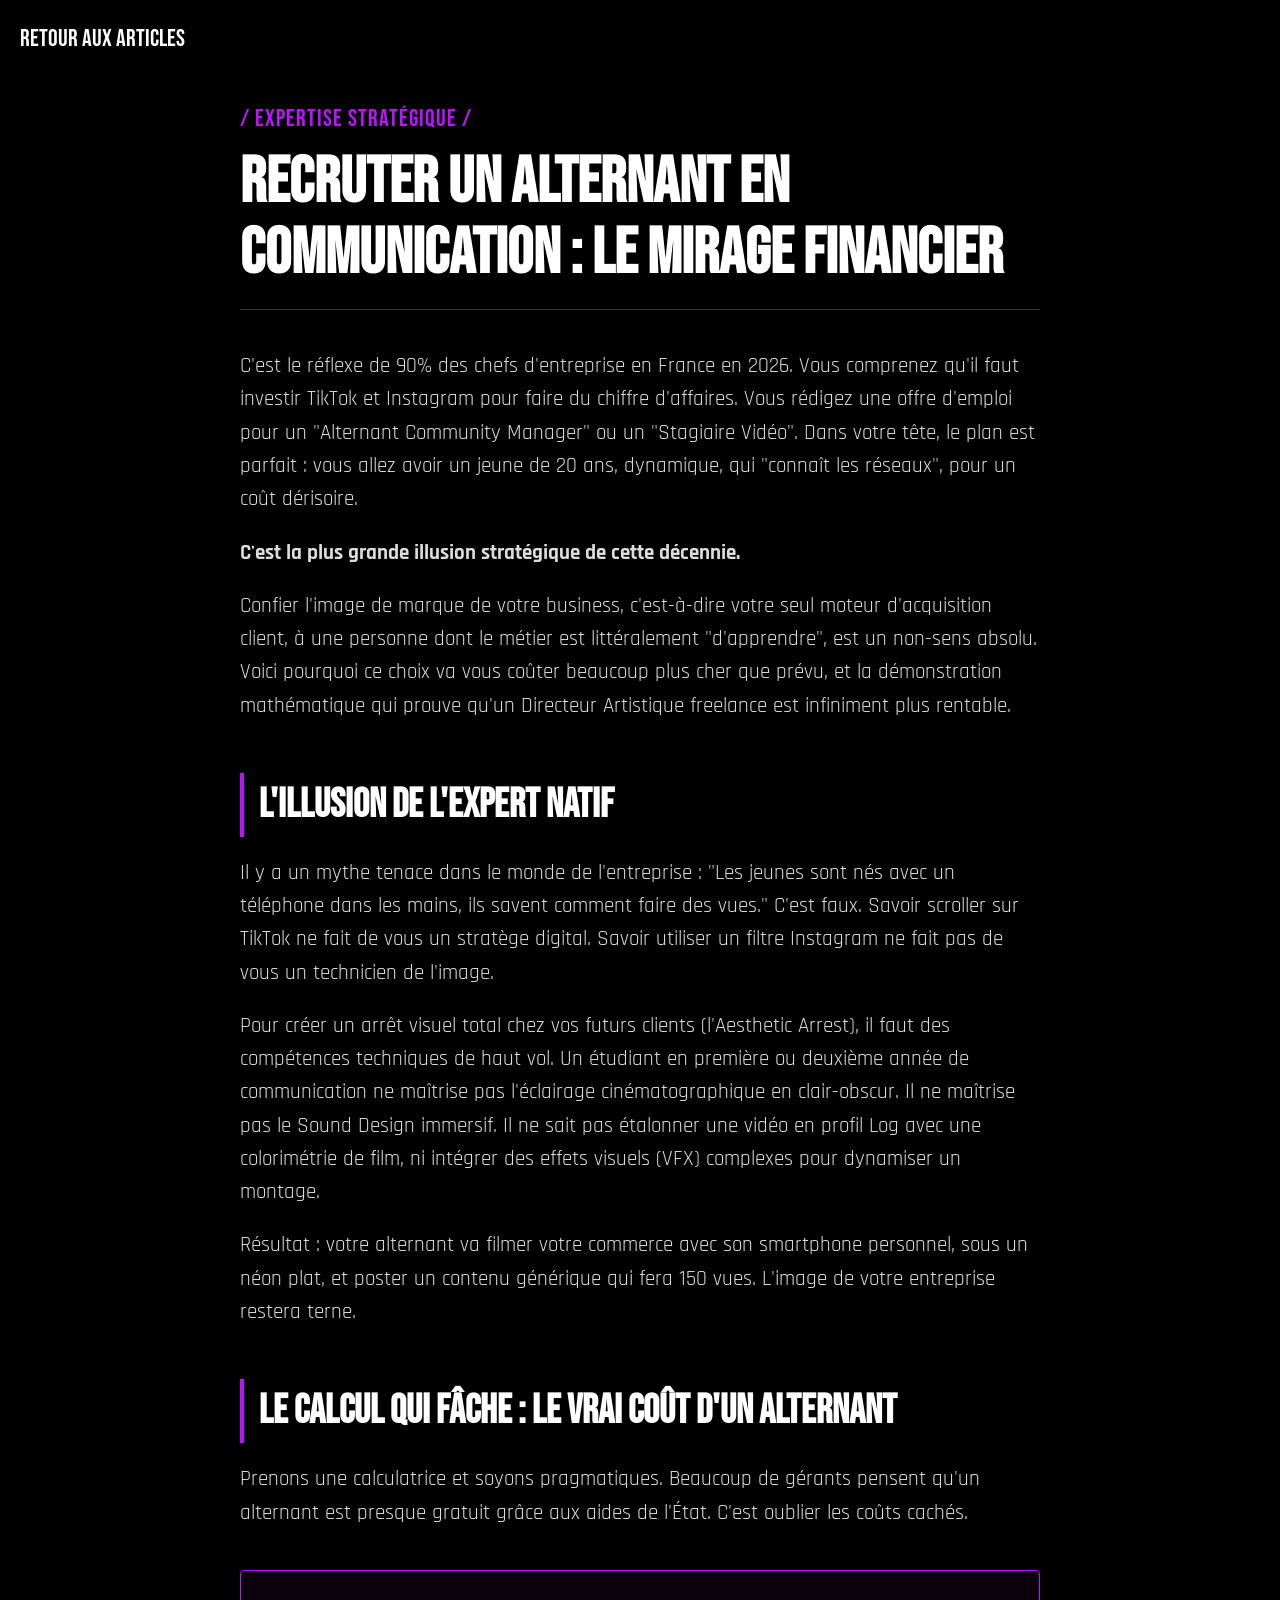
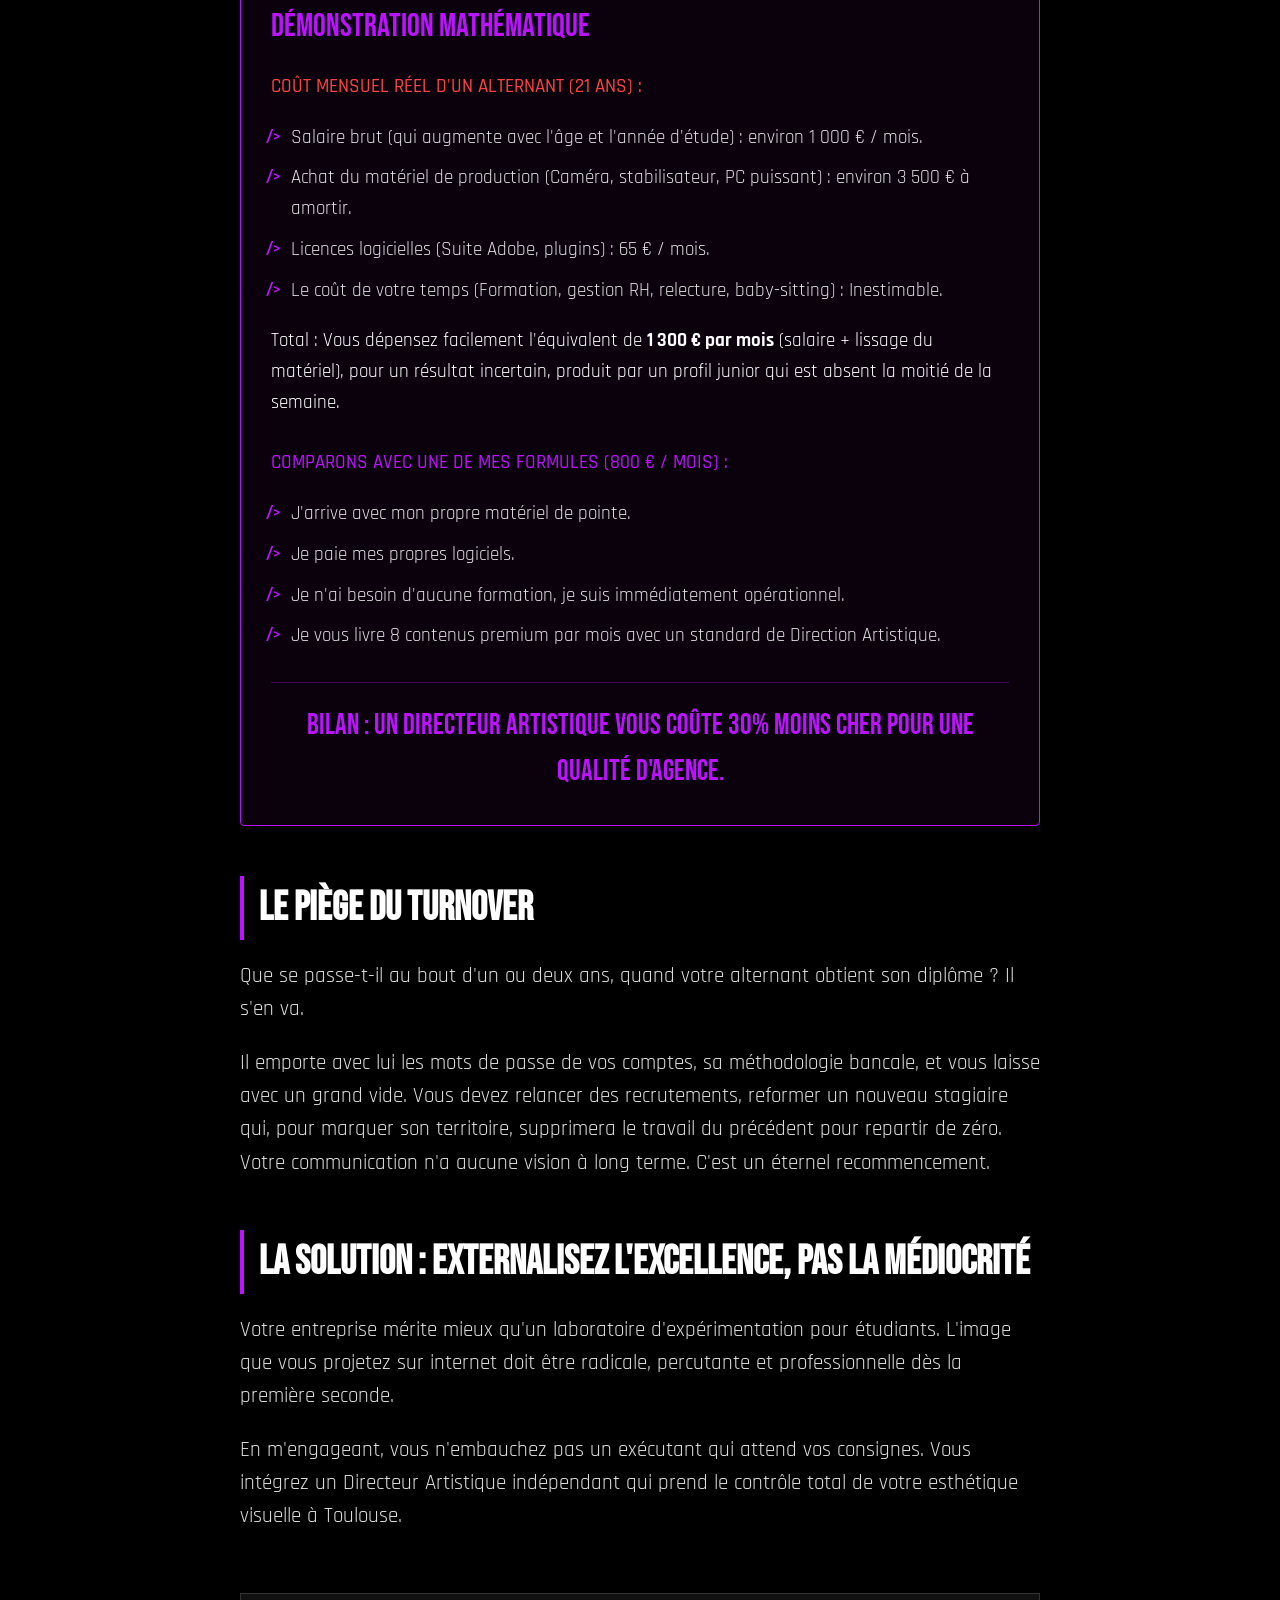
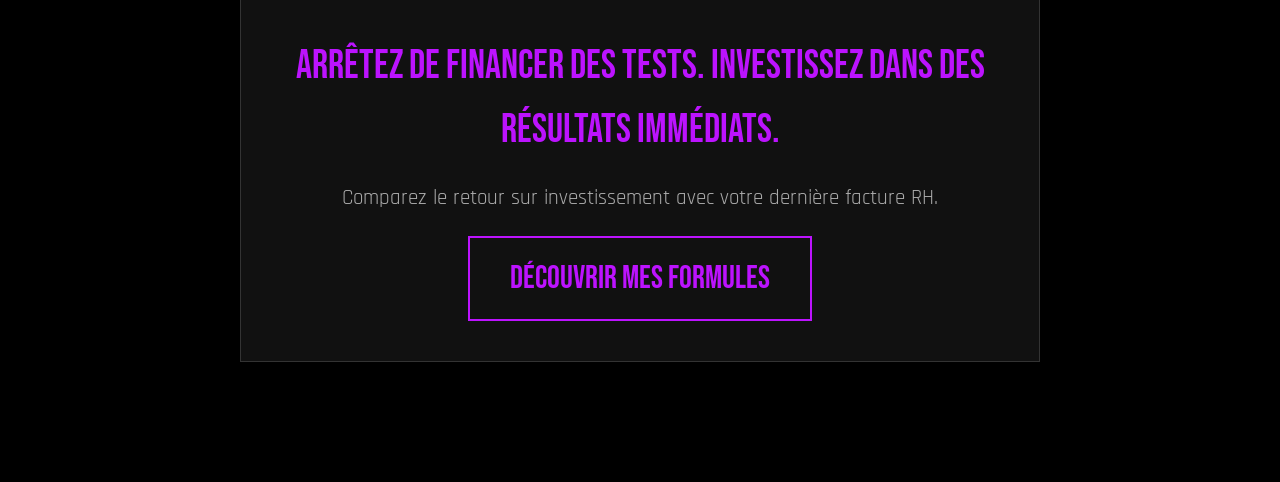
<file: articles/alternant-vs-da.html>
<!DOCTYPE html>
<html lang="fr">
<head>
    <meta charset="UTF-8">
    <meta name="viewport" content="width=device-width, initial-scale=1.0">
    <title>Recruter un alternant en communication : Le mirage financier | Le Work du Jeez</title>
    <meta name="description" content="Découvrez le vrai coût d'un stagiaire ou d'un alternant en communication, et pourquoi un Directeur Artistique freelance est un investissement plus rentable pour votre entreprise.">
    
    <link rel="preconnect" href="https://fonts.googleapis.com">
    <link rel="preconnect" href="https://fonts.gstatic.com" crossorigin>
    <link href="https://fonts.googleapis.com/css2?family=Bebas+Neue&family=Rajdhani:wght@300;500;700&display=swap" rel="stylesheet">

    <style>
        :root {
            --neon-green: #39ff14;
            --neon-purple: #bc13fe;
            --black: #000000;
            --dark-grey: #0a0a0a;
            --white: #ffffff;
            --font-title: 'Bebas Neue', sans-serif;
            --font-text: 'Rajdhani', sans-serif;
        }

        * { margin: 0; padding: 0; box-sizing: border-box; }

        body {
            background-color: var(--black); color: var(--white);
            font-family: var(--font-text); overflow-x: hidden;
            line-height: 1.6; padding: 20px;
        }

        /* BOUTON RETOUR (Thème Violet) */
        .back-btn {
            position: fixed; top: 20px; left: 20px; color: var(--white); text-decoration: none;
            font-family: var(--font-title); font-size: 1.5rem; z-index: 100; transition: 0.3s;
        }
        .back-btn:hover { color: var(--neon-purple); text-shadow: 0 0 10px var(--neon-purple); }

        .article-container { max-width: 800px; margin: 80px auto 100px auto; }
        
        .article-header { border-bottom: 1px solid #333; padding-bottom: 20px; margin-bottom: 40px; }
        .tag { font-family: var(--font-title); color: var(--neon-purple); font-size: 1.5rem; letter-spacing: 1px; }
        .title { font-family: var(--font-title); font-size: 4rem; line-height: 1.1; margin-top: 10px; text-transform: uppercase; }
        
        .content p { font-size: 1.3rem; color: #ddd; margin-bottom: 20px; }
        .content h2 { font-family: var(--font-title); font-size: 2.5rem; color: var(--white); margin: 50px 0 20px 0; border-left: 4px solid var(--neon-purple); padding-left: 15px; }
        
        /* LISTES SPÉCIFIQUES VIOLETTES */
        .content ul { list-style: none; margin-bottom: 20px; padding-left: 20px; }
        .content ul li { font-size: 1.2rem; color: #ddd; margin-bottom: 10px; position: relative; }
        .content ul li::before { content: "/>"; color: var(--neon-purple); position: absolute; left: -25px; font-family: var(--font-title); }

        /* BLOC DEMONSTRATION MATHEMATIQUE (Thème Violet) */
        .hack-box {
            background: rgba(188, 19, 254, 0.05); border: 1px solid var(--neon-purple);
            padding: 30px; margin: 40px 0; border-radius: 4px;
        }
        .hack-title { font-family: var(--font-title); font-size: 2rem; color: var(--neon-purple); margin-bottom: 20px; }
        .hack-box p { color: var(--white); font-weight: 500; font-size: 1.2rem; }
        
        .math-conclusion {
            font-family: var(--font-title); font-size: 1.8rem; color: var(--neon-purple);
            text-align: center; margin-top: 30px; padding-top: 20px; border-top: 1px solid rgba(188, 19, 254, 0.3);
        }

        /* CTA FINAL (Thème Violet) */
        .cta-box { margin-top: 60px; padding: 40px; background: #111; text-align: center; border: 1px solid #333; }
        .cta-title { font-family: var(--font-title); font-size: 2.5rem; color: var(--neon-purple); margin-bottom: 20px; }
        .cta-btn {
            display: inline-block; background: transparent; color: var(--neon-purple);
            font-family: var(--font-title); font-size: 2rem; padding: 15px 40px;
            text-decoration: none; border: 2px solid var(--neon-purple); transition: 0.3s;
        }
        .cta-btn:hover { background: var(--neon-purple); color: var(--white); box-shadow: 0 0 20px var(--neon-purple); }

        @media (max-width: 768px) { .title { font-size: 3rem; } }
    </style>
</head>
<body>

    <a href="../articles.html" class="back-btn">RETOUR AUX ARTICLES</a>

    <div class="article-container">
        
        <div class="article-header">
            <div class="tag">/ EXPERTISE STRATÉGIQUE /</div>
            <h1 class="title">Recruter un alternant en communication : Le mirage financier</h1>
        </div>

        <div class="content">
            <p>C'est le réflexe de 90% des chefs d'entreprise en France en 2026. Vous comprenez qu'il faut investir TikTok et Instagram pour faire du chiffre d'affaires. Vous rédigez une offre d'emploi pour un "Alternant Community Manager" ou un "Stagiaire Vidéo". Dans votre tête, le plan est parfait : vous allez avoir un jeune de 20 ans, dynamique, qui "connaît les réseaux", pour un coût dérisoire.</p>
            <p><strong>C'est la plus grande illusion stratégique de cette décennie.</strong></p>
            <p>Confier l'image de marque de votre business, c'est-à-dire votre seul moteur d'acquisition client, à une personne dont le métier est littéralement "d'apprendre", est un non-sens absolu. Voici pourquoi ce choix va vous coûter beaucoup plus cher que prévu, et la démonstration mathématique qui prouve qu'un Directeur Artistique freelance est infiniment plus rentable.</p>

            <h2>L'illusion de l'expert natif</h2>
            <p>Il y a un mythe tenace dans le monde de l'entreprise : "Les jeunes sont nés avec un téléphone dans les mains, ils savent comment faire des vues." C'est faux. Savoir scroller sur TikTok ne fait de vous un stratège digital. Savoir utiliser un filtre Instagram ne fait pas de vous un technicien de l'image.</p>
            <p>Pour créer un arrêt visuel total chez vos futurs clients (l'Aesthetic Arrest), il faut des compétences techniques de haut vol. Un étudiant en première ou deuxième année de communication ne maîtrise pas l'éclairage cinématographique en clair-obscur. Il ne maîtrise pas le Sound Design immersif. Il ne sait pas étalonner une vidéo en profil Log avec une colorimétrie de film, ni intégrer des effets visuels (VFX) complexes pour dynamiser un montage.</p>
            <p>Résultat : votre alternant va filmer votre commerce avec son smartphone personnel, sous un néon plat, et poster un contenu générique qui fera 150 vues. L'image de votre entreprise restera terne.</p>

            <h2>Le calcul qui fâche : Le vrai coût d'un alternant</h2>
            <p>Prenons une calculatrice et soyons pragmatiques. Beaucoup de gérants pensent qu'un alternant est presque gratuit grâce aux aides de l'État. C'est oublier les coûts cachés.</p>

            <div class="hack-box">
                <div class="hack-title">DÉMONSTRATION MATHÉMATIQUE</div>
                
                <p style="color: #ff4444;">COÛT MENSUEL RÉEL D'UN ALTERNANT (21 ANS) :</p>
                <ul>
                    <li>Salaire brut (qui augmente avec l'âge et l'année d'étude) : environ 1 000 € / mois.</li>
                    <li>Achat du matériel de production (Caméra, stabilisateur, PC puissant) : environ 3 500 € à amortir.</li>
                    <li>Licences logicielles (Suite Adobe, plugins) : 65 € / mois.</li>
                    <li>Le coût de votre temps (Formation, gestion RH, relecture, baby-sitting) : Inestimable.</li>
                </ul>
                <p style="margin-bottom: 30px; font-weight: normal;">Total : Vous dépensez facilement l'équivalent de <strong>1 300 € par mois</strong> (salaire + lissage du matériel), pour un résultat incertain, produit par un profil junior qui est absent la moitié de la semaine.</p>

                <p style="color: var(--neon-purple);">COMPARONS AVEC UNE DE MES FORMULES (800 € / MOIS) :</p>
                <ul>
                    <li>J'arrive avec mon propre matériel de pointe.</li>
                    <li>Je paie mes propres logiciels.</li>
                    <li>Je n'ai besoin d'aucune formation, je suis immédiatement opérationnel.</li>
                    <li>Je vous livre 8 contenus premium par mois avec un standard de Direction Artistique.</li>
                </ul>
                
                <div class="math-conclusion">
                    BILAN : UN DIRECTEUR ARTISTIQUE VOUS COÛTE 30% MOINS CHER POUR UNE QUALITÉ D'AGENCE.
                </div>
            </div>

            <h2>Le piège du turnover</h2>
            <p>Que se passe-t-il au bout d'un ou deux ans, quand votre alternant obtient son diplôme ? Il s'en va.</p>
            <p>Il emporte avec lui les mots de passe de vos comptes, sa méthodologie bancale, et vous laisse avec un grand vide. Vous devez relancer des recrutements, reformer un nouveau stagiaire qui, pour marquer son territoire, supprimera le travail du précédent pour repartir de zéro. Votre communication n'a aucune vision à long terme. C'est un éternel recommencement.</p>

            <h2>La Solution : Externalisez l'excellence, pas la médiocrité</h2>
            <p>Votre entreprise mérite mieux qu'un laboratoire d'expérimentation pour étudiants. L'image que vous projetez sur internet doit être radicale, percutante et professionnelle dès la première seconde.</p>
            <p>En m'engageant, vous n'embauchez pas un exécutant qui attend vos consignes. Vous intégrez un Directeur Artistique indépendant qui prend le contrôle total de votre esthétique visuelle à Toulouse.</p>

            <div class="cta-box">
                <div class="cta-title">Arrêtez de financer des tests. Investissez dans des résultats immédiats.</div>
                <p style="color:#aaa; margin-bottom: 20px;">Comparez le retour sur investissement avec votre dernière facture RH.</p>
                <a href="../formules.html" class="cta-btn">DÉCOUVRIR MES FORMULES</a>
            </div>

        </div>
    </div>

</body>
</html>
</file>
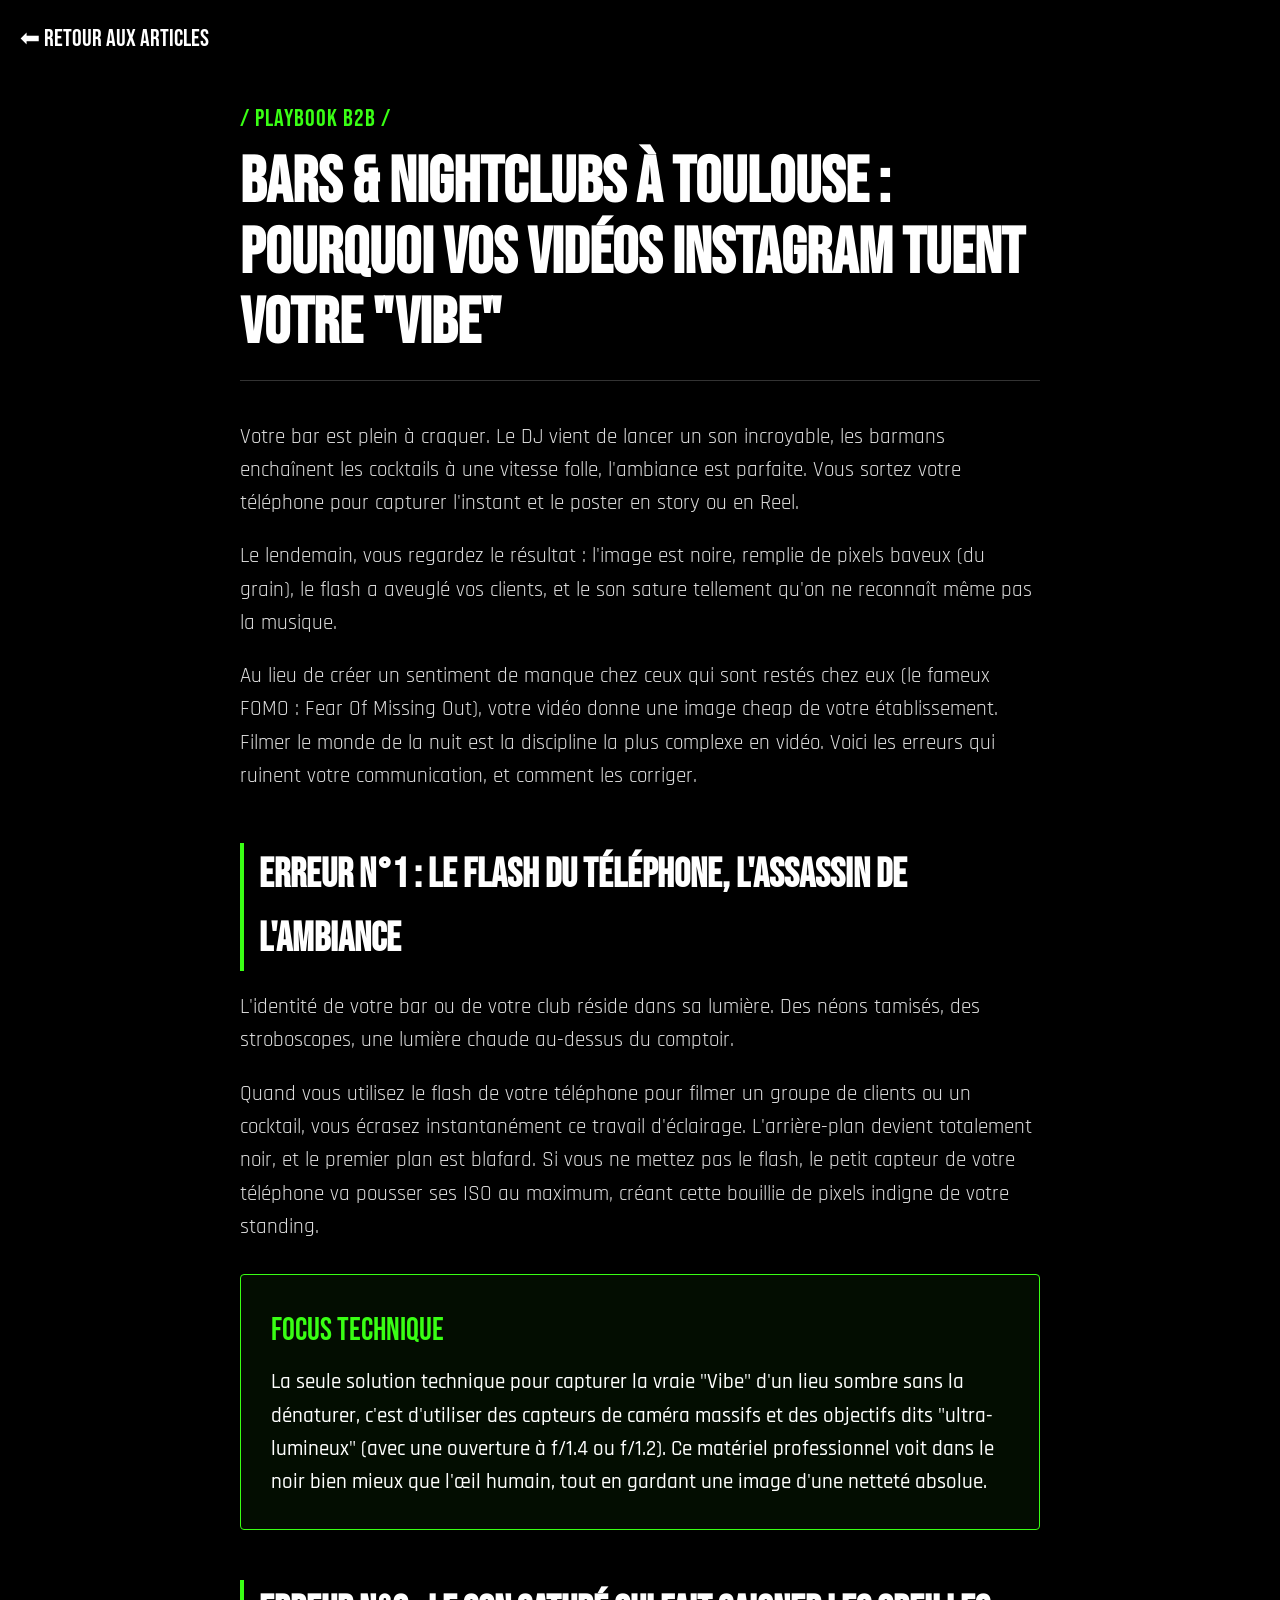
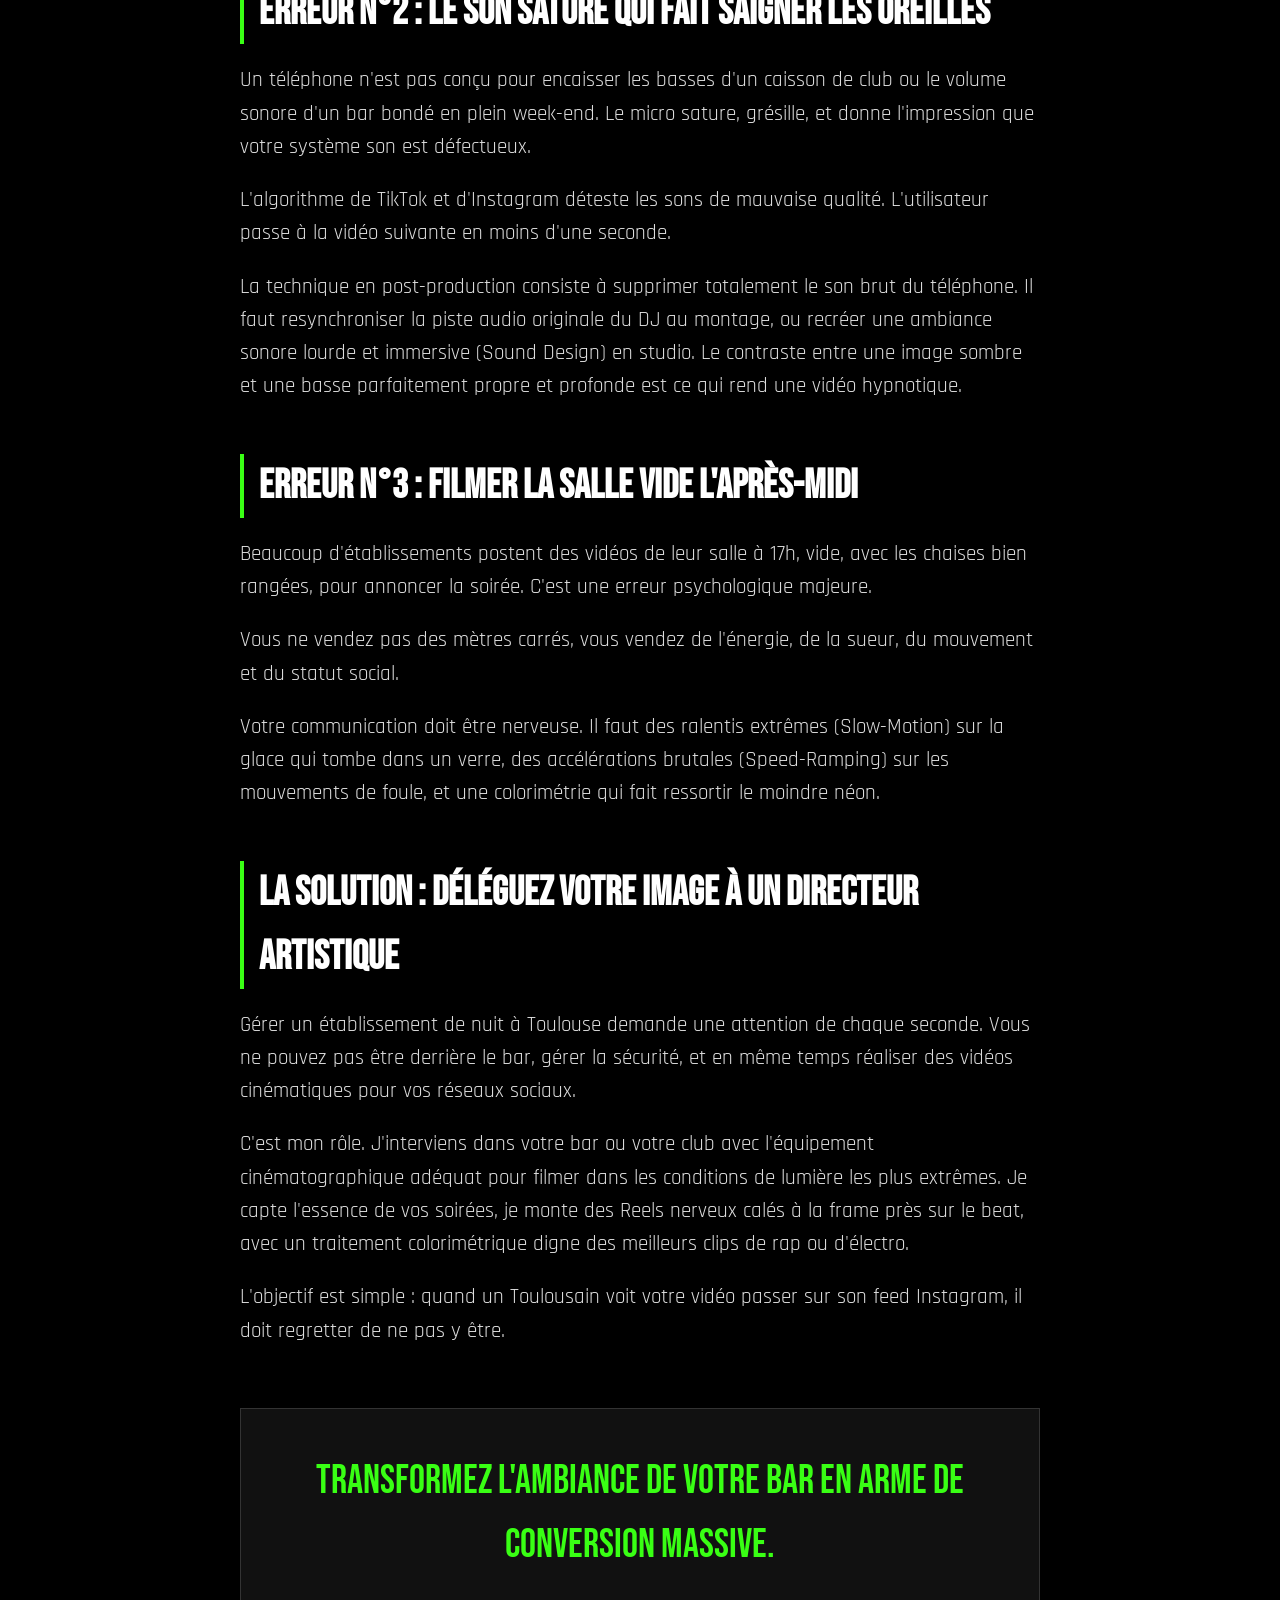
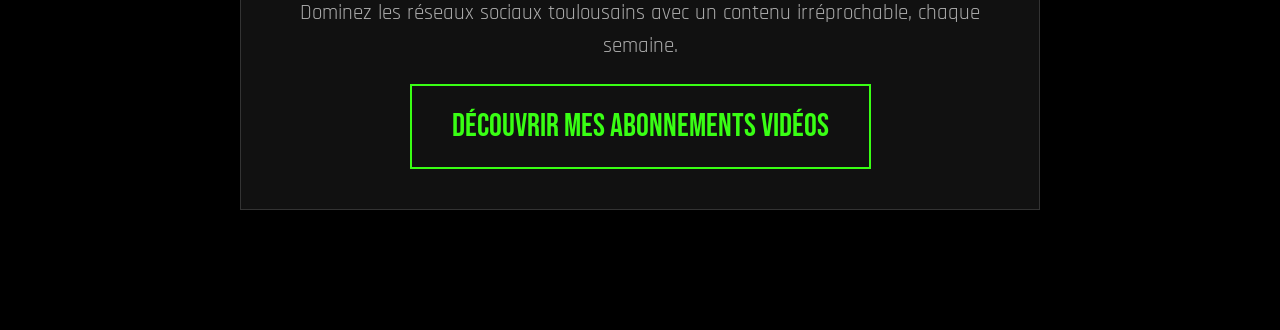
<file: articles/bars-nightclubs.html>
<!DOCTYPE html>
<html lang="fr">
<head>
    <meta charset="UTF-8">
    <meta name="viewport" content="width=device-width, initial-scale=1.0">
    <title>Bars & Nightclubs : Filmer dans le noir absolu | Le Work du Jeez</title>
    <meta name="description" content="Guide pour les bars et clubs à Toulouse : pourquoi vos vidéos Instagram saturent et comment créer un contenu cinématique dans le noir.">
    
    <link rel="preconnect" href="https://fonts.googleapis.com">
    <link rel="preconnect" href="https://fonts.gstatic.com" crossorigin>
    <link href="https://fonts.googleapis.com/css2?family=Bebas+Neue&family=Rajdhani:wght@300;500;700&display=swap" rel="stylesheet">

    <style>
        :root {
            --neon-green: #39ff14;
            --neon-purple: #bc13fe;
            --black: #000000;
            --dark-grey: #0a0a0a;
            --white: #ffffff;
            --font-title: 'Bebas Neue', sans-serif;
            --font-text: 'Rajdhani', sans-serif;
        }

        * { margin: 0; padding: 0; box-sizing: border-box; }

        body {
            background-color: var(--black); color: var(--white);
            font-family: var(--font-text); overflow-x: hidden;
            line-height: 1.6; padding: 20px;
        }

        .back-btn {
            position: fixed; top: 20px; left: 20px; color: var(--white); text-decoration: none;
            font-family: var(--font-title); font-size: 1.5rem; z-index: 100; transition: 0.3s;
        }
        .back-btn:hover { color: var(--neon-green); text-shadow: 0 0 10px var(--neon-green); }

        .article-container { max-width: 800px; margin: 80px auto 100px auto; }
        
        .article-header { border-bottom: 1px solid #333; padding-bottom: 20px; margin-bottom: 40px; }
        .tag { font-family: var(--font-title); color: var(--neon-green); font-size: 1.5rem; letter-spacing: 1px; }
        .title { font-family: var(--font-title); font-size: 4rem; line-height: 1.1; margin-top: 10px; text-transform: uppercase; }
        
        .content p { font-size: 1.3rem; color: #ddd; margin-bottom: 20px; }
        .content h2 { font-family: var(--font-title); font-size: 2.5rem; color: var(--white); margin: 50px 0 20px 0; border-left: 4px solid var(--neon-green); padding-left: 15px; }
        
        /* BLOC FOCUS TECHNIQUE (Remplacement du bloc Hack sans émoji) */
        .hack-box {
            background: rgba(57, 255, 20, 0.05); border: 1px solid var(--neon-green);
            padding: 30px; margin: 30px 0; border-radius: 4px;
        }
        .hack-title { font-family: var(--font-title); font-size: 2rem; color: var(--neon-green); margin-bottom: 10px; }
        .hack-box p { margin: 0; color: var(--white); font-weight: 500; }

        /* CTA FINAL */
        .cta-box { margin-top: 60px; padding: 40px; background: #111; text-align: center; border: 1px solid #333; }
        .cta-title { font-family: var(--font-title); font-size: 2.5rem; color: var(--neon-green); margin-bottom: 20px; }
        .cta-btn {
            display: inline-block; background: transparent; color: var(--neon-green);
            font-family: var(--font-title); font-size: 2rem; padding: 15px 40px;
            text-decoration: none; border: 2px solid var(--neon-green); transition: 0.3s;
        }
        .cta-btn:hover { background: var(--neon-green); color: var(--black); box-shadow: 0 0 20px var(--neon-green); }

        @media (max-width: 768px) { .title { font-size: 3rem; } }
    </style>
</head>
<body>

    <a href="../articles.html" class="back-btn">⬅ RETOUR AUX ARTICLES</a>

    <div class="article-container">
        
        <div class="article-header">
            <div class="tag">/ PLAYBOOK B2B /</div>
            <h1 class="title">Bars & Nightclubs à Toulouse : Pourquoi vos vidéos Instagram tuent votre "Vibe"</h1>
        </div>

        <div class="content">
            <p>Votre bar est plein à craquer. Le DJ vient de lancer un son incroyable, les barmans enchaînent les cocktails à une vitesse folle, l'ambiance est parfaite. Vous sortez votre téléphone pour capturer l'instant et le poster en story ou en Reel.</p>
            <p>Le lendemain, vous regardez le résultat : l'image est noire, remplie de pixels baveux (du grain), le flash a aveuglé vos clients, et le son sature tellement qu'on ne reconnaît même pas la musique.</p>
            <p>Au lieu de créer un sentiment de manque chez ceux qui sont restés chez eux (le fameux FOMO : Fear Of Missing Out), votre vidéo donne une image cheap de votre établissement. Filmer le monde de la nuit est la discipline la plus complexe en vidéo. Voici les erreurs qui ruinent votre communication, et comment les corriger.</p>

            <h2>Erreur n°1 : Le flash du téléphone, l'assassin de l'ambiance</h2>
            <p>L'identité de votre bar ou de votre club réside dans sa lumière. Des néons tamisés, des stroboscopes, une lumière chaude au-dessus du comptoir.</p>
            <p>Quand vous utilisez le flash de votre téléphone pour filmer un groupe de clients ou un cocktail, vous écrasez instantanément ce travail d'éclairage. L'arrière-plan devient totalement noir, et le premier plan est blafard. Si vous ne mettez pas le flash, le petit capteur de votre téléphone va pousser ses ISO au maximum, créant cette bouillie de pixels indigne de votre standing.</p>

            <div class="hack-box">
                <div class="hack-title">FOCUS TECHNIQUE</div>
                <p>La seule solution technique pour capturer la vraie "Vibe" d'un lieu sombre sans la dénaturer, c'est d'utiliser des capteurs de caméra massifs et des objectifs dits "ultra-lumineux" (avec une ouverture à f/1.4 ou f/1.2). Ce matériel professionnel voit dans le noir bien mieux que l'œil humain, tout en gardant une image d'une netteté absolue.</p>
            </div>

            <h2>Erreur n°2 : Le son saturé qui fait saigner les oreilles</h2>
            <p>Un téléphone n'est pas conçu pour encaisser les basses d'un caisson de club ou le volume sonore d'un bar bondé en plein week-end. Le micro sature, grésille, et donne l'impression que votre système son est défectueux.</p>
            <p>L'algorithme de TikTok et d'Instagram déteste les sons de mauvaise qualité. L'utilisateur passe à la vidéo suivante en moins d'une seconde.</p>
            <p>La technique en post-production consiste à supprimer totalement le son brut du téléphone. Il faut resynchroniser la piste audio originale du DJ au montage, ou recréer une ambiance sonore lourde et immersive (Sound Design) en studio. Le contraste entre une image sombre et une basse parfaitement propre et profonde est ce qui rend une vidéo hypnotique.</p>

            <h2>Erreur n°3 : Filmer la salle vide l'après-midi</h2>
            <p>Beaucoup d'établissements postent des vidéos de leur salle à 17h, vide, avec les chaises bien rangées, pour annoncer la soirée. C'est une erreur psychologique majeure.</p>
            <p>Vous ne vendez pas des mètres carrés, vous vendez de l'énergie, de la sueur, du mouvement et du statut social.</p>
            <p>Votre communication doit être nerveuse. Il faut des ralentis extrêmes (Slow-Motion) sur la glace qui tombe dans un verre, des accélérations brutales (Speed-Ramping) sur les mouvements de foule, et une colorimétrie qui fait ressortir le moindre néon.</p>

            <h2>La Solution : Déléguez votre image à un Directeur Artistique</h2>
            <p>Gérer un établissement de nuit à Toulouse demande une attention de chaque seconde. Vous ne pouvez pas être derrière le bar, gérer la sécurité, et en même temps réaliser des vidéos cinématiques pour vos réseaux sociaux.</p>
            <p>C'est mon rôle. J'interviens dans votre bar ou votre club avec l'équipement cinématographique adéquat pour filmer dans les conditions de lumière les plus extrêmes. Je capte l'essence de vos soirées, je monte des Reels nerveux calés à la frame près sur le beat, avec un traitement colorimétrique digne des meilleurs clips de rap ou d'électro.</p>
            <p>L'objectif est simple : quand un Toulousain voit votre vidéo passer sur son feed Instagram, il doit regretter de ne pas y être.</p>

            <div class="cta-box">
                <div class="cta-title">Transformez l'ambiance de votre bar en arme de conversion massive.</div>
                <p style="color:#aaa; margin-bottom: 20px;">Dominez les réseaux sociaux toulousains avec un contenu irréprochable, chaque semaine.</p>
                <a href="../formules.html" class="cta-btn">DÉCOUVRIR MES ABONNEMENTS VIDÉOS</a>
            </div>

        </div>
    </div>

</body>
</html>
</file>
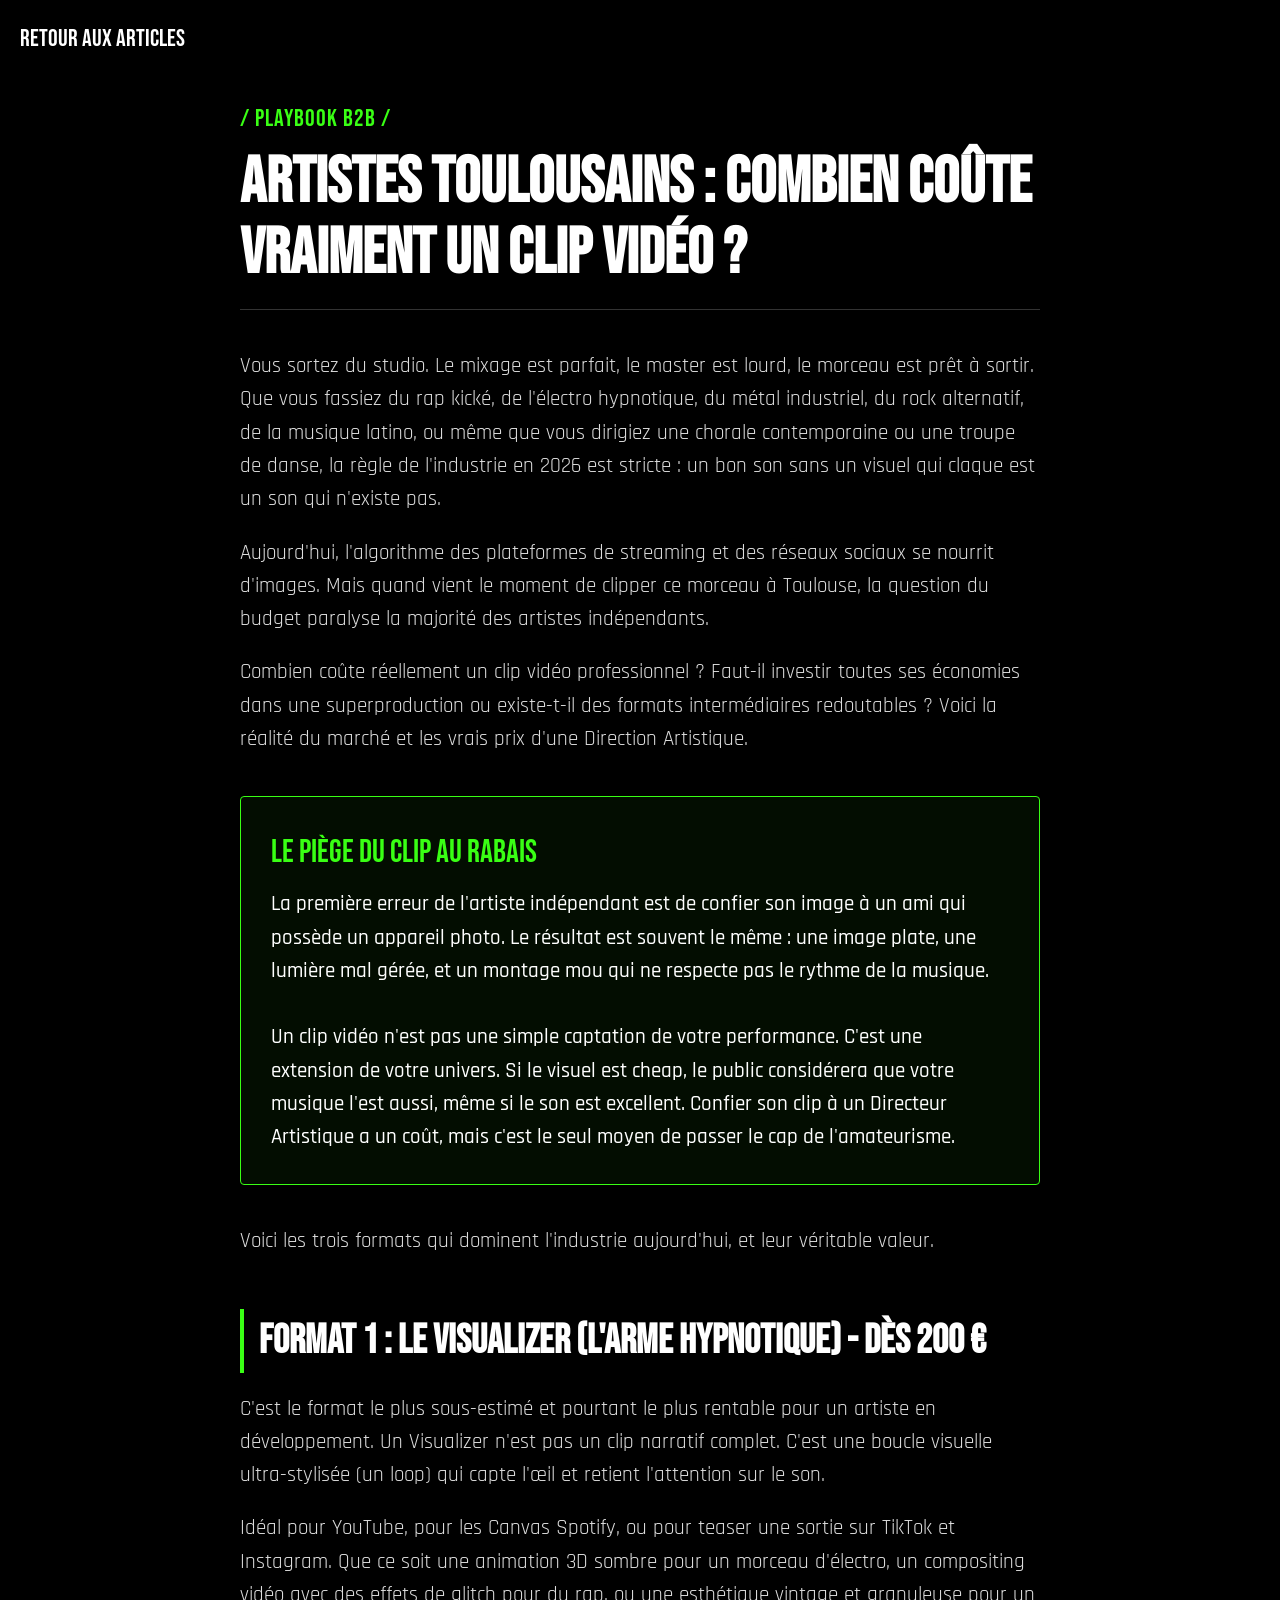
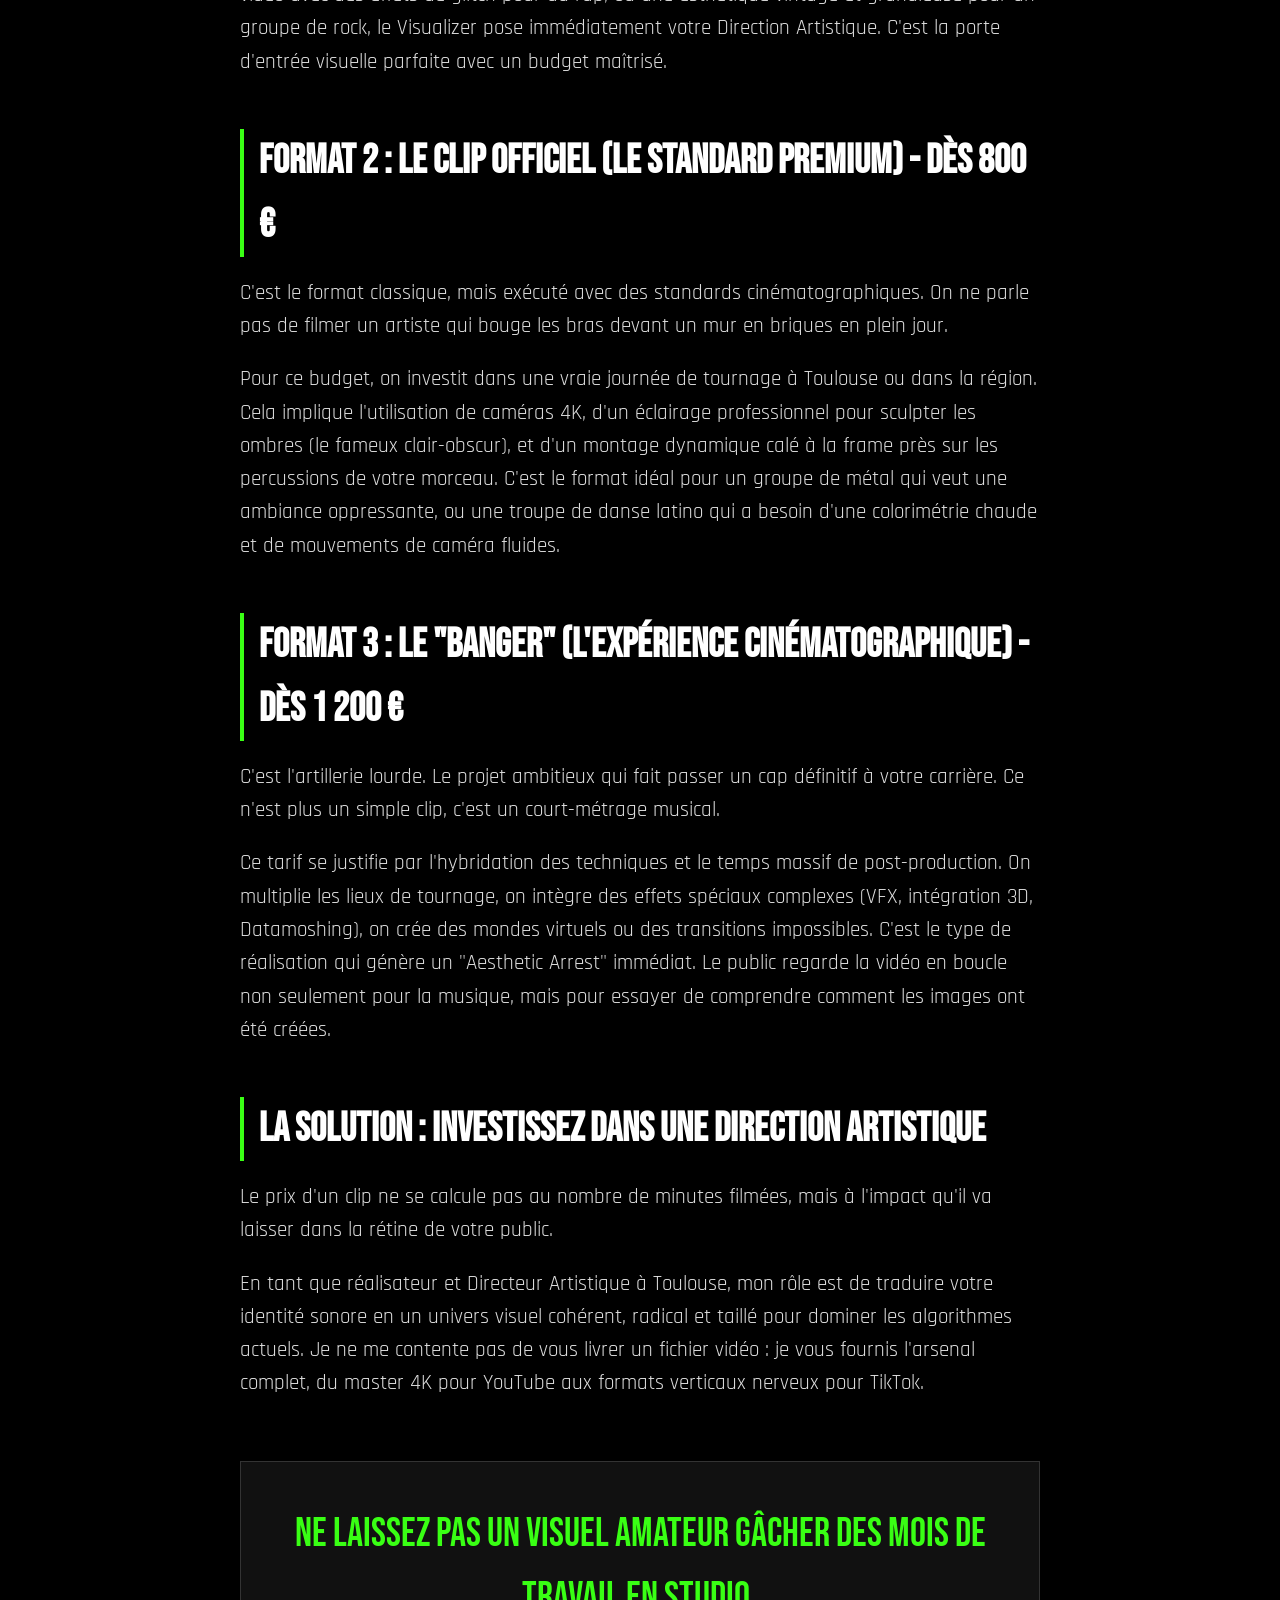
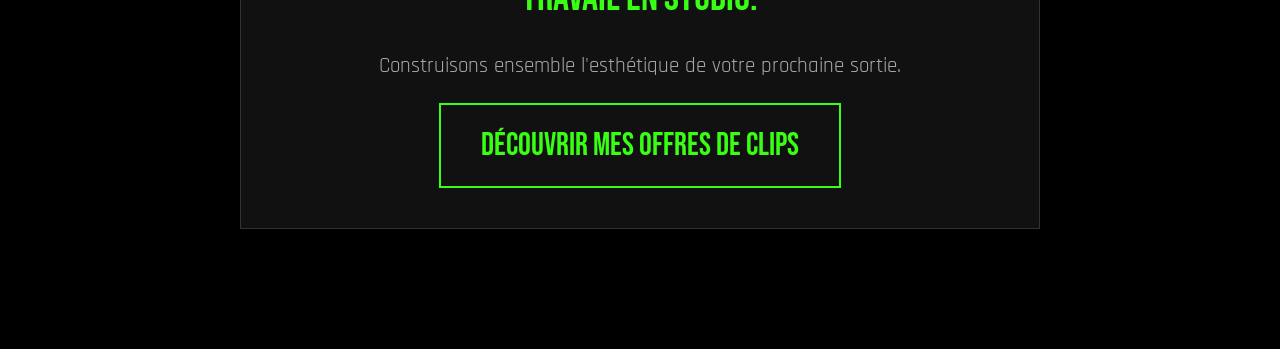
<file: articles/clips-musicaux.html>
<!DOCTYPE html>
<html lang="fr">
<head>
    <meta charset="UTF-8">
    <meta name="viewport" content="width=device-width, initial-scale=1.0">
    <title>Artistes Toulousains : Le vrai prix d'un clip vidéo | Le Work du Jeez</title>
    <meta name="description" content="Guide pour les musiciens et artistes à Toulouse : Visualizer, Clip Officiel ou Banger cinématographique. Découvrez combien coûte vraiment une réalisation vidéo.">
    
    <link rel="preconnect" href="https://fonts.googleapis.com">
    <link rel="preconnect" href="https://fonts.gstatic.com" crossorigin>
    <link href="https://fonts.googleapis.com/css2?family=Bebas+Neue&family=Rajdhani:wght@300;500;700&display=swap" rel="stylesheet">

    <style>
        :root {
            --neon-green: #39ff14;
            --neon-purple: #bc13fe;
            --black: #000000;
            --dark-grey: #0a0a0a;
            --white: #ffffff;
            --font-title: 'Bebas Neue', sans-serif;
            --font-text: 'Rajdhani', sans-serif;
        }

        * { margin: 0; padding: 0; box-sizing: border-box; }

        body {
            background-color: var(--black); color: var(--white);
            font-family: var(--font-text); overflow-x: hidden;
            line-height: 1.6; padding: 20px;
        }

        .back-btn {
            position: fixed; top: 20px; left: 20px; color: var(--white); text-decoration: none;
            font-family: var(--font-title); font-size: 1.5rem; z-index: 100; transition: 0.3s;
        }
        .back-btn:hover { color: var(--neon-green); text-shadow: 0 0 10px var(--neon-green); }

        .article-container { max-width: 800px; margin: 80px auto 100px auto; }
        
        .article-header { border-bottom: 1px solid #333; padding-bottom: 20px; margin-bottom: 40px; }
        .tag { font-family: var(--font-title); color: var(--neon-green); font-size: 1.5rem; letter-spacing: 1px; }
        .title { font-family: var(--font-title); font-size: 4rem; line-height: 1.1; margin-top: 10px; text-transform: uppercase; }
        
        .content p { font-size: 1.3rem; color: #ddd; margin-bottom: 20px; }
        .content h2 { font-family: var(--font-title); font-size: 2.5rem; color: var(--white); margin: 50px 0 20px 0; border-left: 4px solid var(--neon-green); padding-left: 15px; }
        
        /* BLOC FOCUS TECHNIQUE / AVERTISSEMENT */
        .hack-box {
            background: rgba(57, 255, 20, 0.05); border: 1px solid var(--neon-green);
            padding: 30px; margin: 40px 0; border-radius: 4px;
        }
        .hack-title { font-family: var(--font-title); font-size: 2rem; color: var(--neon-green); margin-bottom: 10px; }
        .hack-box p { margin: 0; color: var(--white); font-weight: 500; }

        /* CTA FINAL */
        .cta-box { margin-top: 60px; padding: 40px; background: #111; text-align: center; border: 1px solid #333; }
        .cta-title { font-family: var(--font-title); font-size: 2.5rem; color: var(--neon-green); margin-bottom: 20px; }
        .cta-btn {
            display: inline-block; background: transparent; color: var(--neon-green);
            font-family: var(--font-title); font-size: 2rem; padding: 15px 40px;
            text-decoration: none; border: 2px solid var(--neon-green); transition: 0.3s;
        }
        .cta-btn:hover { background: var(--neon-green); color: var(--black); box-shadow: 0 0 20px var(--neon-green); }

        @media (max-width: 768px) { .title { font-size: 3rem; } }
    </style>
</head>
<body>

    <a href="../articles.html" class="back-btn">RETOUR AUX ARTICLES</a>

    <div class="article-container">
        
        <div class="article-header">
            <div class="tag">/ PLAYBOOK B2B /</div>
            <h1 class="title">Artistes toulousains : Combien coûte vraiment un clip vidéo ?</h1>
        </div>

        <div class="content">
            <p>Vous sortez du studio. Le mixage est parfait, le master est lourd, le morceau est prêt à sortir. Que vous fassiez du rap kické, de l'électro hypnotique, du métal industriel, du rock alternatif, de la musique latino, ou même que vous dirigiez une chorale contemporaine ou une troupe de danse, la règle de l'industrie en 2026 est stricte : un bon son sans un visuel qui claque est un son qui n'existe pas.</p>
            <p>Aujourd'hui, l'algorithme des plateformes de streaming et des réseaux sociaux se nourrit d'images. Mais quand vient le moment de clipper ce morceau à Toulouse, la question du budget paralyse la majorité des artistes indépendants.</p>
            <p>Combien coûte réellement un clip vidéo professionnel ? Faut-il investir toutes ses économies dans une superproduction ou existe-t-il des formats intermédiaires redoutables ? Voici la réalité du marché et les vrais prix d'une Direction Artistique.</p>

            <div class="hack-box">
                <div class="hack-title">LE PIÈGE DU CLIP AU RABAIS</div>
                <p>La première erreur de l'artiste indépendant est de confier son image à un ami qui possède un appareil photo. Le résultat est souvent le même : une image plate, une lumière mal gérée, et un montage mou qui ne respecte pas le rythme de la musique.<br><br>Un clip vidéo n'est pas une simple captation de votre performance. C'est une extension de votre univers. Si le visuel est cheap, le public considérera que votre musique l'est aussi, même si le son est excellent. Confier son clip à un Directeur Artistique a un coût, mais c'est le seul moyen de passer le cap de l'amateurisme.</p>
            </div>

            <p>Voici les trois formats qui dominent l'industrie aujourd'hui, et leur véritable valeur.</p>

            <h2>Format 1 : Le Visualizer (L'arme hypnotique) - Dès 200 €</h2>
            <p>C'est le format le plus sous-estimé et pourtant le plus rentable pour un artiste en développement. Un Visualizer n'est pas un clip narratif complet. C'est une boucle visuelle ultra-stylisée (un loop) qui capte l'œil et retient l'attention sur le son.</p>
            <p>Idéal pour YouTube, pour les Canvas Spotify, ou pour teaser une sortie sur TikTok et Instagram. Que ce soit une animation 3D sombre pour un morceau d'électro, un compositing vidéo avec des effets de glitch pour du rap, ou une esthétique vintage et granuleuse pour un groupe de rock, le Visualizer pose immédiatement votre Direction Artistique. C'est la porte d'entrée visuelle parfaite avec un budget maîtrisé.</p>

            <h2>Format 2 : Le Clip Officiel (Le standard premium) - Dès 800 €</h2>
            <p>C'est le format classique, mais exécuté avec des standards cinématographiques. On ne parle pas de filmer un artiste qui bouge les bras devant un mur en briques en plein jour.</p>
            <p>Pour ce budget, on investit dans une vraie journée de tournage à Toulouse ou dans la région. Cela implique l'utilisation de caméras 4K, d'un éclairage professionnel pour sculpter les ombres (le fameux clair-obscur), et d'un montage dynamique calé à la frame près sur les percussions de votre morceau. C'est le format idéal pour un groupe de métal qui veut une ambiance oppressante, ou une troupe de danse latino qui a besoin d'une colorimétrie chaude et de mouvements de caméra fluides.</p>

            <h2>Format 3 : Le "Banger" (L'expérience cinématographique) - Dès 1 200 €</h2>
            <p>C'est l'artillerie lourde. Le projet ambitieux qui fait passer un cap définitif à votre carrière. Ce n'est plus un simple clip, c'est un court-métrage musical.</p>
            <p>Ce tarif se justifie par l'hybridation des techniques et le temps massif de post-production. On multiplie les lieux de tournage, on intègre des effets spéciaux complexes (VFX, intégration 3D, Datamoshing), on crée des mondes virtuels ou des transitions impossibles. C'est le type de réalisation qui génère un "Aesthetic Arrest" immédiat. Le public regarde la vidéo en boucle non seulement pour la musique, mais pour essayer de comprendre comment les images ont été créées.</p>

            <h2>La Solution : Investissez dans une Direction Artistique</h2>
            <p>Le prix d'un clip ne se calcule pas au nombre de minutes filmées, mais à l'impact qu'il va laisser dans la rétine de votre public.</p>
            <p>En tant que réalisateur et Directeur Artistique à Toulouse, mon rôle est de traduire votre identité sonore en un univers visuel cohérent, radical et taillé pour dominer les algorithmes actuels. Je ne me contente pas de vous livrer un fichier vidéo : je vous fournis l'arsenal complet, du master 4K pour YouTube aux formats verticaux nerveux pour TikTok.</p>

            <div class="cta-box">
                <div class="cta-title">Ne laissez pas un visuel amateur gâcher des mois de travail en studio.</div>
                <p style="color:#aaa; margin-bottom: 20px;">Construisons ensemble l'esthétique de votre prochaine sortie.</p>
                <a href="../formules.html" class="cta-btn">DÉCOUVRIR MES OFFRES DE CLIPS</a>
            </div>

        </div>
    </div>

</body>
</html>
</file>
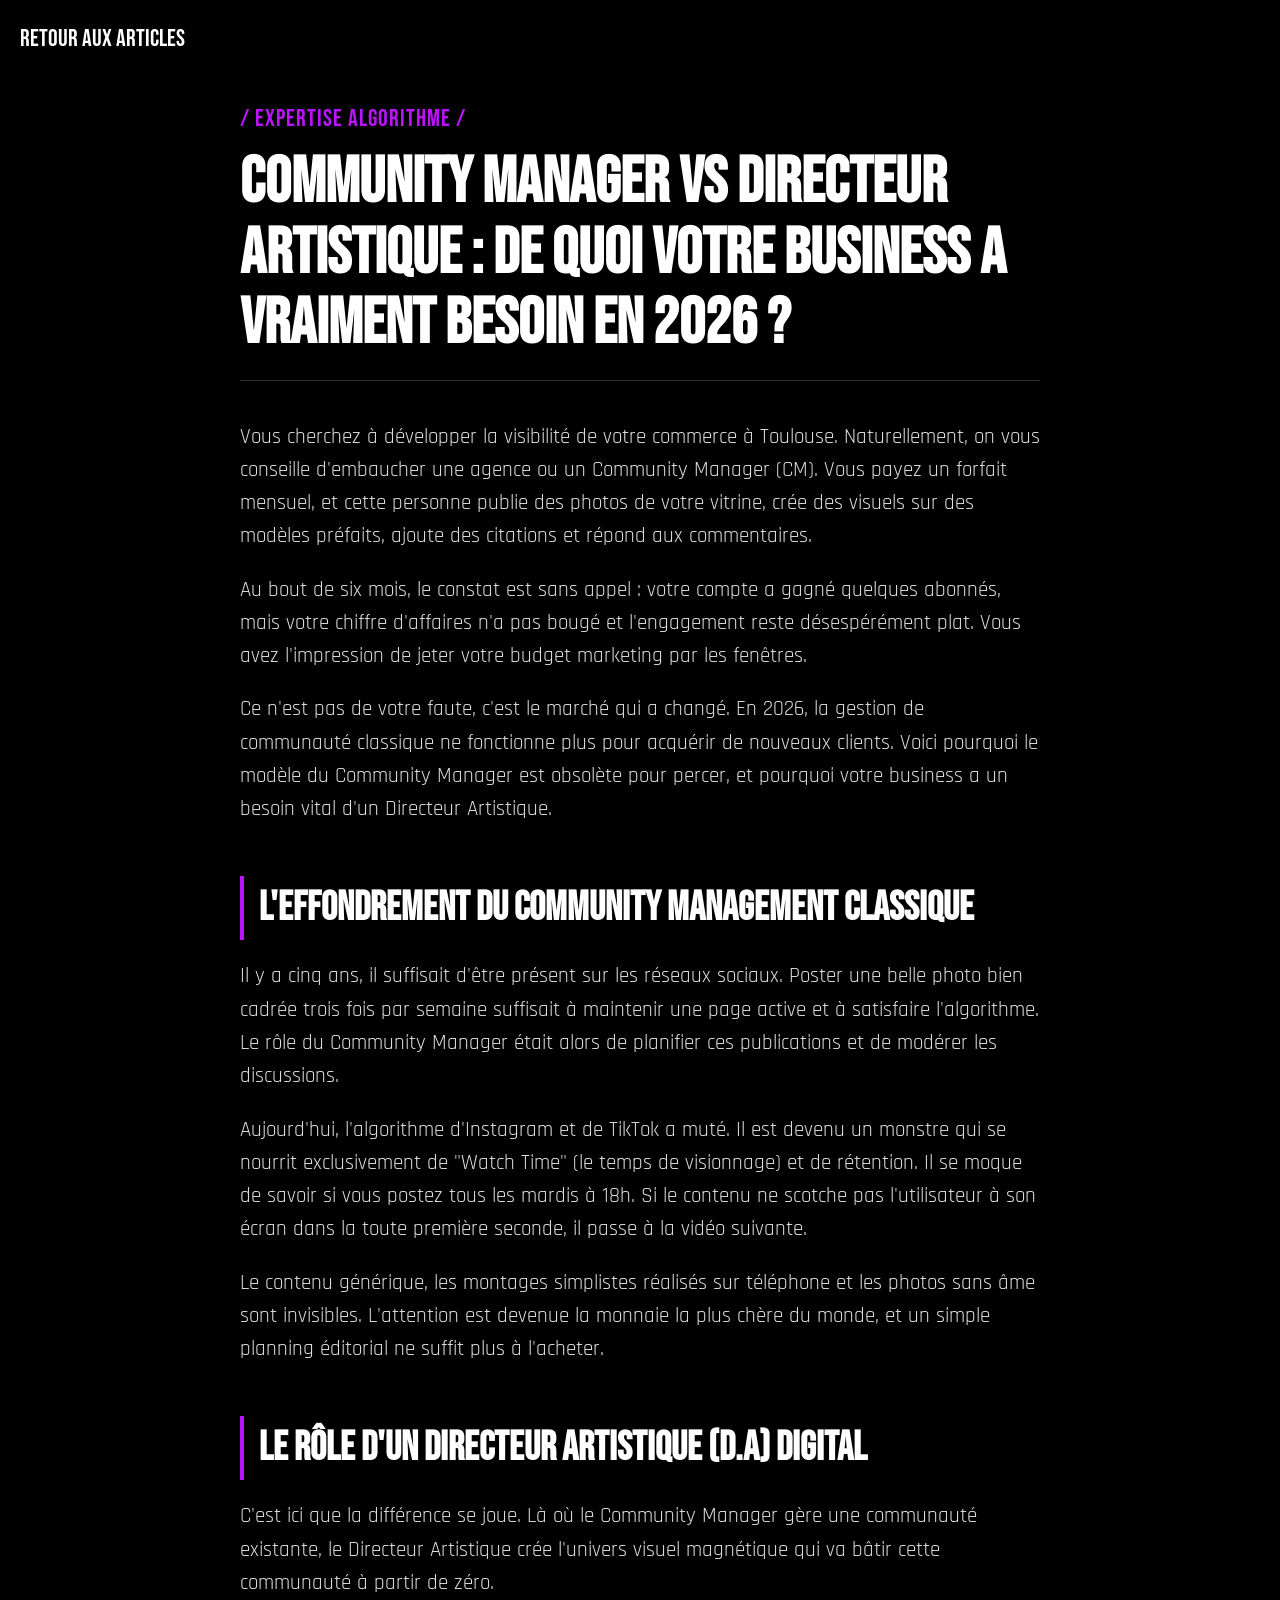
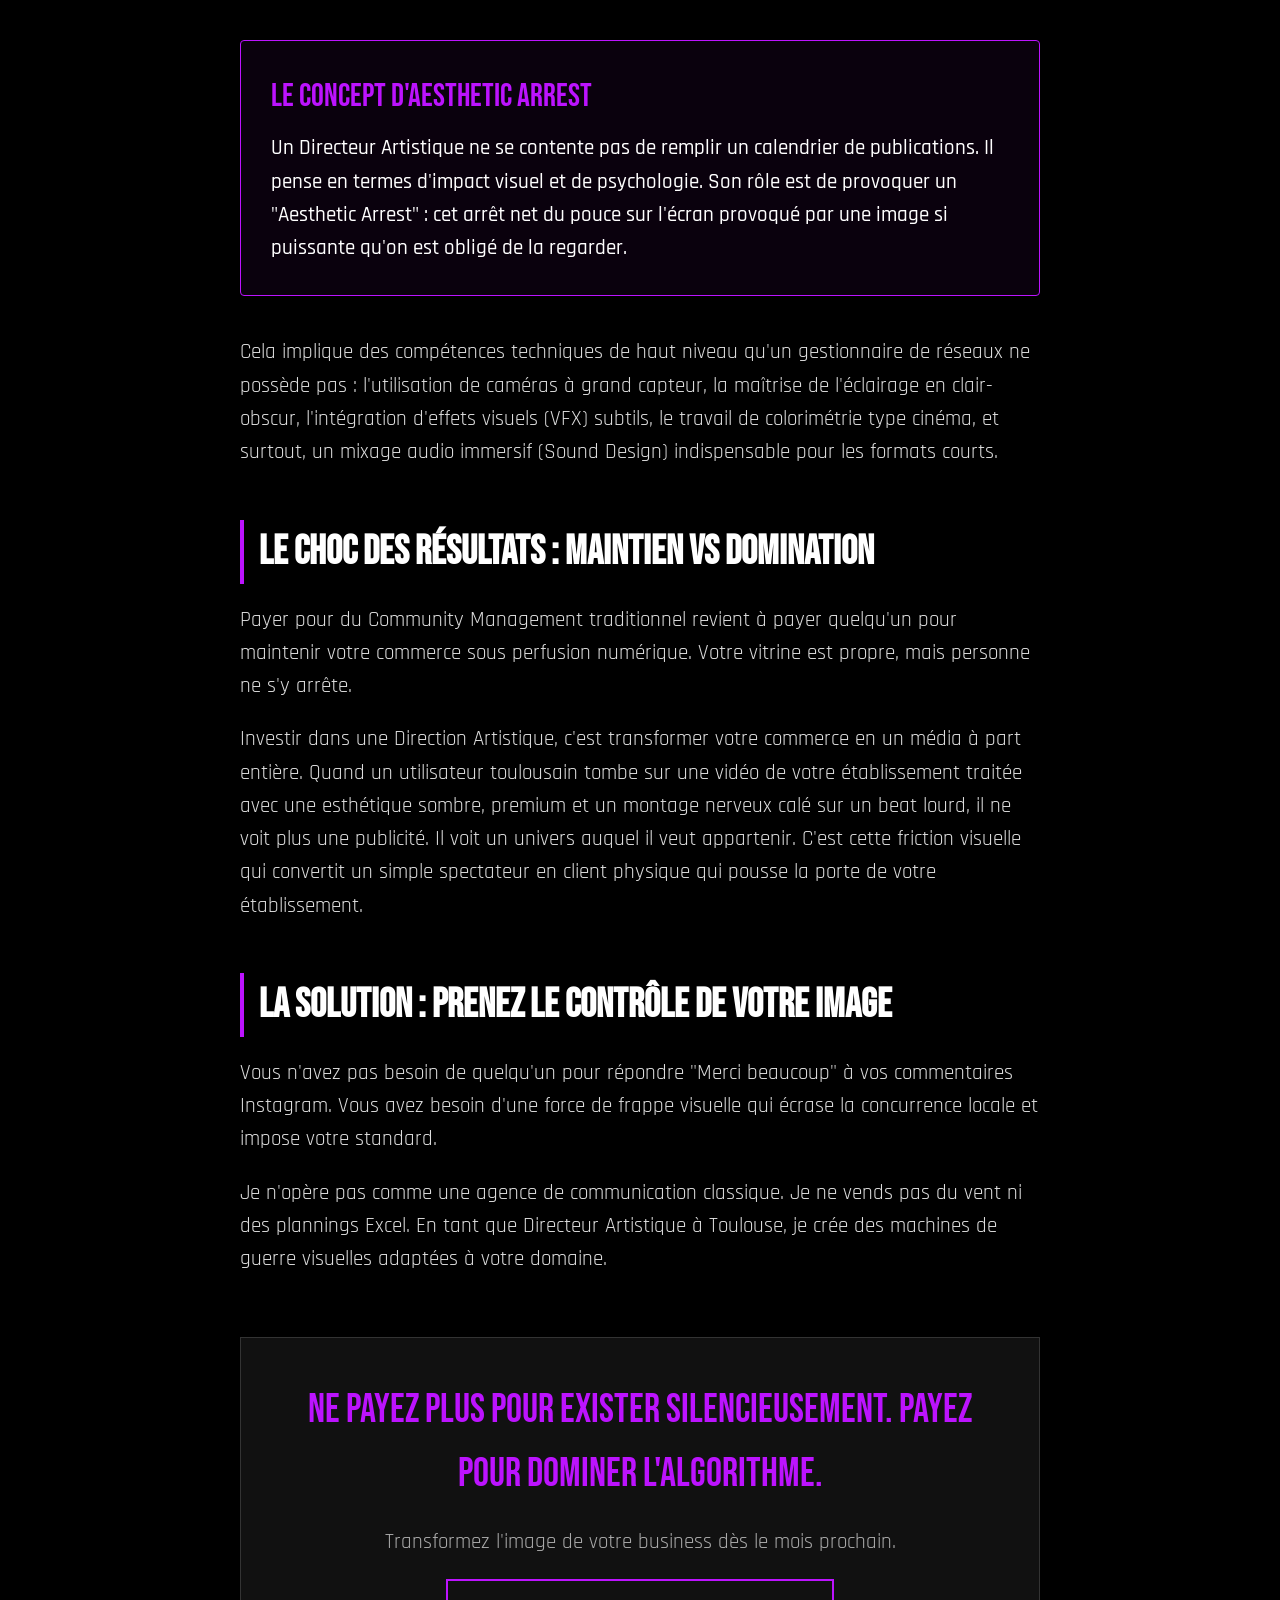
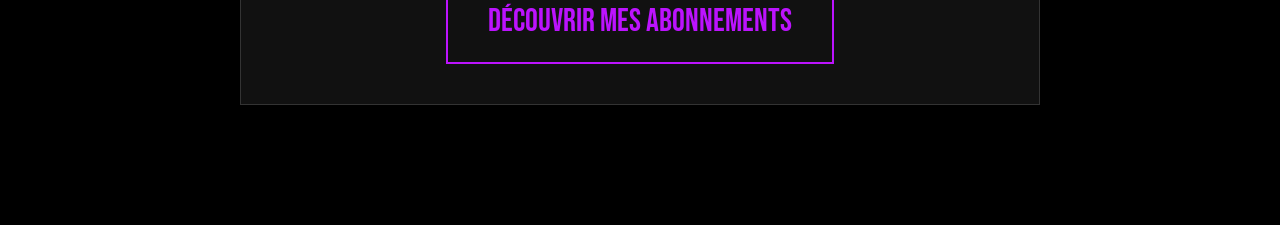
<file: articles/cm-vs-da.html>
<!DOCTYPE html>
<html lang="fr">
<head>
    <meta charset="UTF-8">
    <meta name="viewport" content="width=device-width, initial-scale=1.0">
    <title>Community Manager vs Directeur Artistique | Le Work du Jeez</title>
    <meta name="description" content="Découvrez pourquoi le Community Management classique est obsolète en 2026 et pourquoi votre entreprise a un besoin vital d'une Direction Artistique forte.">
    
    <link rel="preconnect" href="https://fonts.googleapis.com">
    <link rel="preconnect" href="https://fonts.gstatic.com" crossorigin>
    <link href="https://fonts.googleapis.com/css2?family=Bebas+Neue&family=Rajdhani:wght@300;500;700&display=swap" rel="stylesheet">

    <style>
        :root {
            --neon-green: #39ff14;
            --neon-purple: #bc13fe;
            --black: #000000;
            --dark-grey: #0a0a0a;
            --white: #ffffff;
            --font-title: 'Bebas Neue', sans-serif;
            --font-text: 'Rajdhani', sans-serif;
        }

        * { margin: 0; padding: 0; box-sizing: border-box; }

        body {
            background-color: var(--black); color: var(--white);
            font-family: var(--font-text); overflow-x: hidden;
            line-height: 1.6; padding: 20px;
        }

        /* BOUTON RETOUR (Thème Violet) */
        .back-btn {
            position: fixed; top: 20px; left: 20px; color: var(--white); text-decoration: none;
            font-family: var(--font-title); font-size: 1.5rem; z-index: 100; transition: 0.3s;
        }
        .back-btn:hover { color: var(--neon-purple); text-shadow: 0 0 10px var(--neon-purple); }

        .article-container { max-width: 800px; margin: 80px auto 100px auto; }
        
        .article-header { border-bottom: 1px solid #333; padding-bottom: 20px; margin-bottom: 40px; }
        .tag { font-family: var(--font-title); color: var(--neon-purple); font-size: 1.5rem; letter-spacing: 1px; }
        .title { font-family: var(--font-title); font-size: 4rem; line-height: 1.1; margin-top: 10px; text-transform: uppercase; }
        
        .content p { font-size: 1.3rem; color: #ddd; margin-bottom: 20px; }
        .content h2 { font-family: var(--font-title); font-size: 2.5rem; color: var(--white); margin: 50px 0 20px 0; border-left: 4px solid var(--neon-purple); padding-left: 15px; }
        
        /* BLOC FOCUS TECHNIQUE (Thème Violet) */
        .hack-box {
            background: rgba(188, 19, 254, 0.05); border: 1px solid var(--neon-purple);
            padding: 30px; margin: 40px 0; border-radius: 4px;
        }
        .hack-title { font-family: var(--font-title); font-size: 2rem; color: var(--neon-purple); margin-bottom: 10px; }
        .hack-box p { margin: 0; color: var(--white); font-weight: 500; }

        /* CTA FINAL (Thème Violet) */
        .cta-box { margin-top: 60px; padding: 40px; background: #111; text-align: center; border: 1px solid #333; }
        .cta-title { font-family: var(--font-title); font-size: 2.5rem; color: var(--neon-purple); margin-bottom: 20px; }
        .cta-btn {
            display: inline-block; background: transparent; color: var(--neon-purple);
            font-family: var(--font-title); font-size: 2rem; padding: 15px 40px;
            text-decoration: none; border: 2px solid var(--neon-purple); transition: 0.3s;
        }
        .cta-btn:hover { background: var(--neon-purple); color: var(--white); box-shadow: 0 0 20px var(--neon-purple); }

        @media (max-width: 768px) { .title { font-size: 3rem; } }
    </style>
</head>
<body>

    <a href="../articles.html" class="back-btn">RETOUR AUX ARTICLES</a>

    <div class="article-container">
        
        <div class="article-header">
            <div class="tag">/ EXPERTISE ALGORITHME /</div>
            <h1 class="title">Community Manager vs Directeur Artistique : De quoi votre business a vraiment besoin en 2026 ?</h1>
        </div>

        <div class="content">
            <p>Vous cherchez à développer la visibilité de votre commerce à Toulouse. Naturellement, on vous conseille d'embaucher une agence ou un Community Manager (CM). Vous payez un forfait mensuel, et cette personne publie des photos de votre vitrine, crée des visuels sur des modèles préfaits, ajoute des citations et répond aux commentaires.</p>
            <p>Au bout de six mois, le constat est sans appel : votre compte a gagné quelques abonnés, mais votre chiffre d'affaires n'a pas bougé et l'engagement reste désespérément plat. Vous avez l'impression de jeter votre budget marketing par les fenêtres.</p>
            <p>Ce n'est pas de votre faute, c'est le marché qui a changé. En 2026, la gestion de communauté classique ne fonctionne plus pour acquérir de nouveaux clients. Voici pourquoi le modèle du Community Manager est obsolète pour percer, et pourquoi votre business a un besoin vital d'un Directeur Artistique.</p>

            <h2>L'effondrement du Community Management classique</h2>
            <p>Il y a cinq ans, il suffisait d'être présent sur les réseaux sociaux. Poster une belle photo bien cadrée trois fois par semaine suffisait à maintenir une page active et à satisfaire l'algorithme. Le rôle du Community Manager était alors de planifier ces publications et de modérer les discussions.</p>
            <p>Aujourd'hui, l'algorithme d'Instagram et de TikTok a muté. Il est devenu un monstre qui se nourrit exclusivement de "Watch Time" (le temps de visionnage) et de rétention. Il se moque de savoir si vous postez tous les mardis à 18h. Si le contenu ne scotche pas l'utilisateur à son écran dans la toute première seconde, il passe à la vidéo suivante.</p>
            <p>Le contenu générique, les montages simplistes réalisés sur téléphone et les photos sans âme sont invisibles. L'attention est devenue la monnaie la plus chère du monde, et un simple planning éditorial ne suffit plus à l'acheter.</p>

            <h2>Le rôle d'un Directeur Artistique (D.A) digital</h2>
            <p>C'est ici que la différence se joue. Là où le Community Manager gère une communauté existante, le Directeur Artistique crée l'univers visuel magnétique qui va bâtir cette communauté à partir de zéro.</p>
            
            <div class="hack-box">
                <div class="hack-title">LE CONCEPT D'AESTHETIC ARREST</div>
                <p>Un Directeur Artistique ne se contente pas de remplir un calendrier de publications. Il pense en termes d'impact visuel et de psychologie. Son rôle est de provoquer un "Aesthetic Arrest" : cet arrêt net du pouce sur l'écran provoqué par une image si puissante qu'on est obligé de la regarder.</p>
            </div>

            <p>Cela implique des compétences techniques de haut niveau qu'un gestionnaire de réseaux ne possède pas : l'utilisation de caméras à grand capteur, la maîtrise de l'éclairage en clair-obscur, l'intégration d'effets visuels (VFX) subtils, le travail de colorimétrie type cinéma, et surtout, un mixage audio immersif (Sound Design) indispensable pour les formats courts.</p>

            <h2>Le choc des résultats : Maintien vs Domination</h2>
            <p>Payer pour du Community Management traditionnel revient à payer quelqu'un pour maintenir votre commerce sous perfusion numérique. Votre vitrine est propre, mais personne ne s'y arrête.</p>
            <p>Investir dans une Direction Artistique, c'est transformer votre commerce en un média à part entière. Quand un utilisateur toulousain tombe sur une vidéo de votre établissement traitée avec une esthétique sombre, premium et un montage nerveux calé sur un beat lourd, il ne voit plus une publicité. Il voit un univers auquel il veut appartenir. C'est cette friction visuelle qui convertit un simple spectateur en client physique qui pousse la porte de votre établissement.</p>

            <h2>La Solution : Prenez le contrôle de votre image</h2>
            <p>Vous n'avez pas besoin de quelqu'un pour répondre "Merci beaucoup" à vos commentaires Instagram. Vous avez besoin d'une force de frappe visuelle qui écrase la concurrence locale et impose votre standard.</p>
            <p>Je n'opère pas comme une agence de communication classique. Je ne vends pas du vent ni des plannings Excel. En tant que Directeur Artistique à Toulouse, je crée des machines de guerre visuelles adaptées à votre domaine.</p>

            <div class="cta-box">
                <div class="cta-title">Ne payez plus pour exister silencieusement. Payez pour dominer l'algorithme.</div>
                <p style="color:#aaa; margin-bottom: 20px;">Transformez l'image de votre business dès le mois prochain.</p>
                <a href="../formules.html" class="cta-btn">DÉCOUVRIR MES ABONNEMENTS</a>
            </div>

        </div>
    </div>

</body>
</html>
</file>
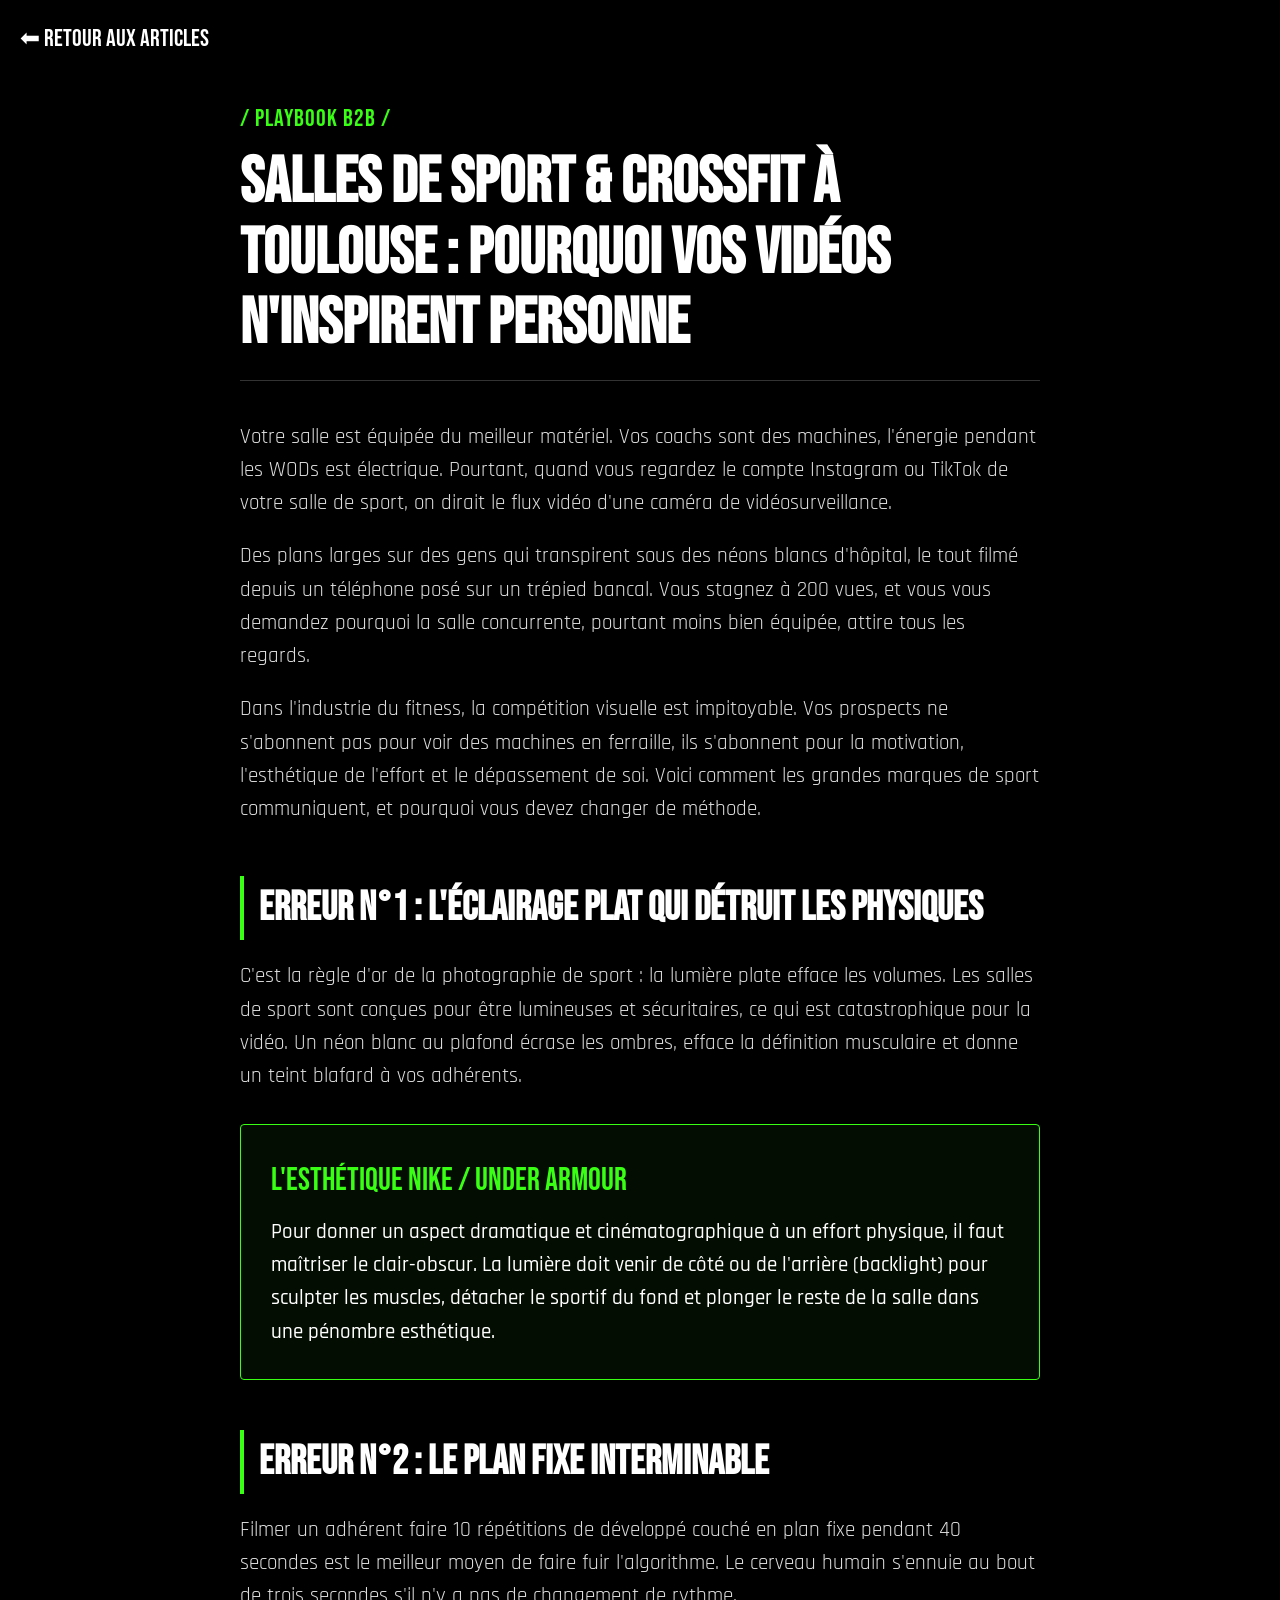
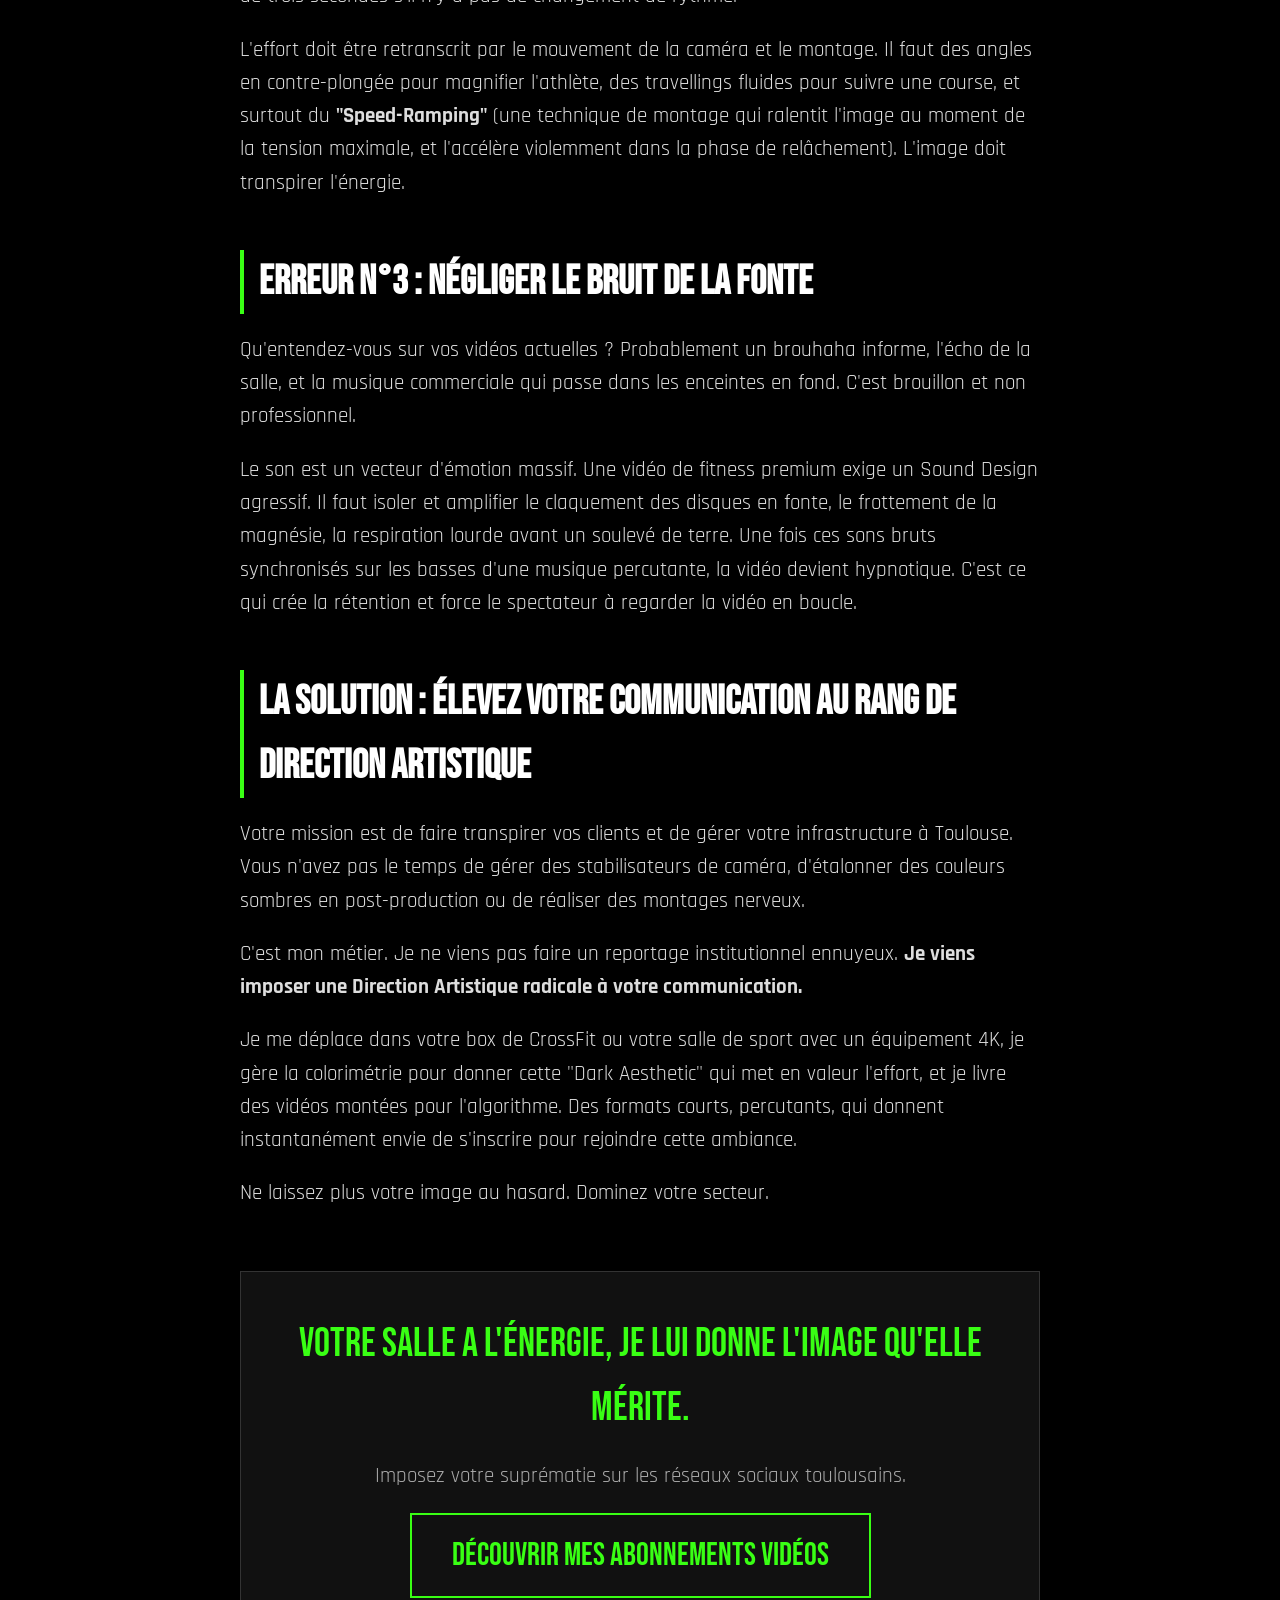
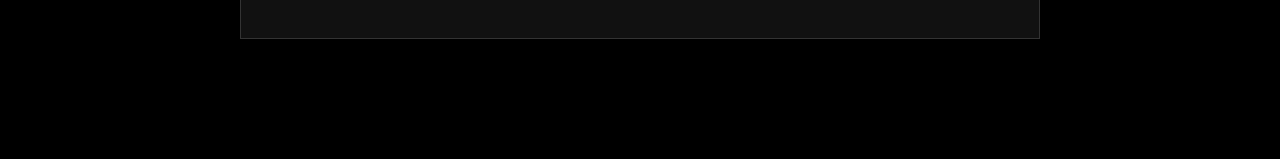
<file: articles/fitness.html>
<!DOCTYPE html>
<html lang="fr">
<head>
    <meta charset="UTF-8">
    <meta name="viewport" content="width=device-width, initial-scale=1.0">
    <title>Salles de Sport & CrossFit : Filmer l'effort | Le Work du Jeez</title>
    <meta name="description" content="Guide pour les salles de sport et CrossFit à Toulouse : pourquoi vos vidéos manquent d'impact et comment une Direction Artistique cinématique motive vos futurs adhérents.">
    
    <link rel="preconnect" href="https://fonts.googleapis.com">
    <link rel="preconnect" href="https://fonts.gstatic.com" crossorigin>
    <link href="https://fonts.googleapis.com/css2?family=Bebas+Neue&family=Rajdhani:wght@300;500;700&display=swap" rel="stylesheet">

    <style>
        :root {
            --neon-green: #39ff14;
            --neon-purple: #bc13fe;
            --black: #000000;
            --dark-grey: #0a0a0a;
            --white: #ffffff;
            --font-title: 'Bebas Neue', sans-serif;
            --font-text: 'Rajdhani', sans-serif;
        }

        * { margin: 0; padding: 0; box-sizing: border-box; }

        body {
            background-color: var(--black); color: var(--white);
            font-family: var(--font-text); overflow-x: hidden;
            line-height: 1.6; padding: 20px;
        }

        .back-btn {
            position: fixed; top: 20px; left: 20px; color: var(--white); text-decoration: none;
            font-family: var(--font-title); font-size: 1.5rem; z-index: 100; transition: 0.3s;
        }
        .back-btn:hover { color: var(--neon-green); text-shadow: 0 0 10px var(--neon-green); }

        .article-container { max-width: 800px; margin: 80px auto 100px auto; }
        
        .article-header { border-bottom: 1px solid #333; padding-bottom: 20px; margin-bottom: 40px; }
        .tag { font-family: var(--font-title); color: var(--neon-green); font-size: 1.5rem; letter-spacing: 1px; }
        .title { font-family: var(--font-title); font-size: 4rem; line-height: 1.1; margin-top: 10px; text-transform: uppercase; }
        
        .content p { font-size: 1.3rem; color: #ddd; margin-bottom: 20px; }
        .content h2 { font-family: var(--font-title); font-size: 2.5rem; color: var(--white); margin: 50px 0 20px 0; border-left: 4px solid var(--neon-green); padding-left: 15px; }
        
        /* BLOC FOCUS TECHNIQUE */
        .hack-box {
            background: rgba(57, 255, 20, 0.05); border: 1px solid var(--neon-green);
            padding: 30px; margin: 30px 0; border-radius: 4px;
        }
        .hack-title { font-family: var(--font-title); font-size: 2rem; color: var(--neon-green); margin-bottom: 10px; }
        .hack-box p { margin: 0; color: var(--white); font-weight: 500; }

        /* CTA FINAL */
        .cta-box { margin-top: 60px; padding: 40px; background: #111; text-align: center; border: 1px solid #333; }
        .cta-title { font-family: var(--font-title); font-size: 2.5rem; color: var(--neon-green); margin-bottom: 20px; }
        .cta-btn {
            display: inline-block; background: transparent; color: var(--neon-green);
            font-family: var(--font-title); font-size: 2rem; padding: 15px 40px;
            text-decoration: none; border: 2px solid var(--neon-green); transition: 0.3s;
        }
        .cta-btn:hover { background: var(--neon-green); color: var(--black); box-shadow: 0 0 20px var(--neon-green); }

        @media (max-width: 768px) { .title { font-size: 3rem; } }
    </style>
</head>
<body>

    <a href="../articles.html" class="back-btn">⬅ RETOUR AUX ARTICLES</a>

    <div class="article-container">
        
        <div class="article-header">
            <div class="tag">/ PLAYBOOK B2B /</div>
            <h1 class="title">Salles de Sport & CrossFit à Toulouse : Pourquoi vos vidéos n'inspirent personne</h1>
        </div>

        <div class="content">
            <p>Votre salle est équipée du meilleur matériel. Vos coachs sont des machines, l'énergie pendant les WODs est électrique. Pourtant, quand vous regardez le compte Instagram ou TikTok de votre salle de sport, on dirait le flux vidéo d'une caméra de vidéosurveillance.</p>
            <p>Des plans larges sur des gens qui transpirent sous des néons blancs d'hôpital, le tout filmé depuis un téléphone posé sur un trépied bancal. Vous stagnez à 200 vues, et vous vous demandez pourquoi la salle concurrente, pourtant moins bien équipée, attire tous les regards.</p>
            <p>Dans l'industrie du fitness, la compétition visuelle est impitoyable. Vos prospects ne s'abonnent pas pour voir des machines en ferraille, ils s'abonnent pour la motivation, l'esthétique de l'effort et le dépassement de soi. Voici comment les grandes marques de sport communiquent, et pourquoi vous devez changer de méthode.</p>

            <h2>Erreur n°1 : L'éclairage plat qui détruit les physiques</h2>
            <p>C'est la règle d'or de la photographie de sport : la lumière plate efface les volumes. Les salles de sport sont conçues pour être lumineuses et sécuritaires, ce qui est catastrophique pour la vidéo. Un néon blanc au plafond écrase les ombres, efface la définition musculaire et donne un teint blafard à vos adhérents.</p>

            <div class="hack-box">
                <div class="hack-title">L'ESTHÉTIQUE NIKE / UNDER ARMOUR</div>
                <p>Pour donner un aspect dramatique et cinématographique à un effort physique, il faut maîtriser le clair-obscur. La lumière doit venir de côté ou de l'arrière (backlight) pour sculpter les muscles, détacher le sportif du fond et plonger le reste de la salle dans une pénombre esthétique.</p>
            </div>

            <h2>Erreur n°2 : Le plan fixe interminable</h2>
            <p>Filmer un adhérent faire 10 répétitions de développé couché en plan fixe pendant 40 secondes est le meilleur moyen de faire fuir l'algorithme. Le cerveau humain s'ennuie au bout de trois secondes s'il n'y a pas de changement de rythme.</p>
            <p>L'effort doit être retranscrit par le mouvement de la caméra et le montage. Il faut des angles en contre-plongée pour magnifier l'athlète, des travellings fluides pour suivre une course, et surtout du <strong>"Speed-Ramping"</strong> (une technique de montage qui ralentit l'image au moment de la tension maximale, et l'accélère violemment dans la phase de relâchement). L'image doit transpirer l'énergie.</p>

            <h2>Erreur n°3 : Négliger le bruit de la fonte</h2>
            <p>Qu'entendez-vous sur vos vidéos actuelles ? Probablement un brouhaha informe, l'écho de la salle, et la musique commerciale qui passe dans les enceintes en fond. C'est brouillon et non professionnel.</p>
            <p>Le son est un vecteur d'émotion massif. Une vidéo de fitness premium exige un Sound Design agressif. Il faut isoler et amplifier le claquement des disques en fonte, le frottement de la magnésie, la respiration lourde avant un soulevé de terre. Une fois ces sons bruts synchronisés sur les basses d'une musique percutante, la vidéo devient hypnotique. C'est ce qui crée la rétention et force le spectateur à regarder la vidéo en boucle.</p>

            <h2>La Solution : Élevez votre communication au rang de Direction Artistique</h2>
            <p>Votre mission est de faire transpirer vos clients et de gérer votre infrastructure à Toulouse. Vous n'avez pas le temps de gérer des stabilisateurs de caméra, d'étalonner des couleurs sombres en post-production ou de réaliser des montages nerveux.</p>
            <p>C'est mon métier. Je ne viens pas faire un reportage institutionnel ennuyeux. <strong>Je viens imposer une Direction Artistique radicale à votre communication.</strong></p>
            <p>Je me déplace dans votre box de CrossFit ou votre salle de sport avec un équipement 4K, je gère la colorimétrie pour donner cette "Dark Aesthetic" qui met en valeur l'effort, et je livre des vidéos montées pour l'algorithme. Des formats courts, percutants, qui donnent instantanément envie de s'inscrire pour rejoindre cette ambiance.</p>
            <p>Ne laissez plus votre image au hasard. Dominez votre secteur.</p>

            <div class="cta-box">
                <div class="cta-title">Votre salle a l'énergie, je lui donne l'image qu'elle mérite.</div>
                <p style="color:#aaa; margin-bottom: 20px;">Imposez votre suprématie sur les réseaux sociaux toulousains.</p>
                <a href="../formules.html" class="cta-btn">DÉCOUVRIR MES ABONNEMENTS VIDÉOS</a>
            </div>

        </div>
    </div>

</body>
</html>
</file>
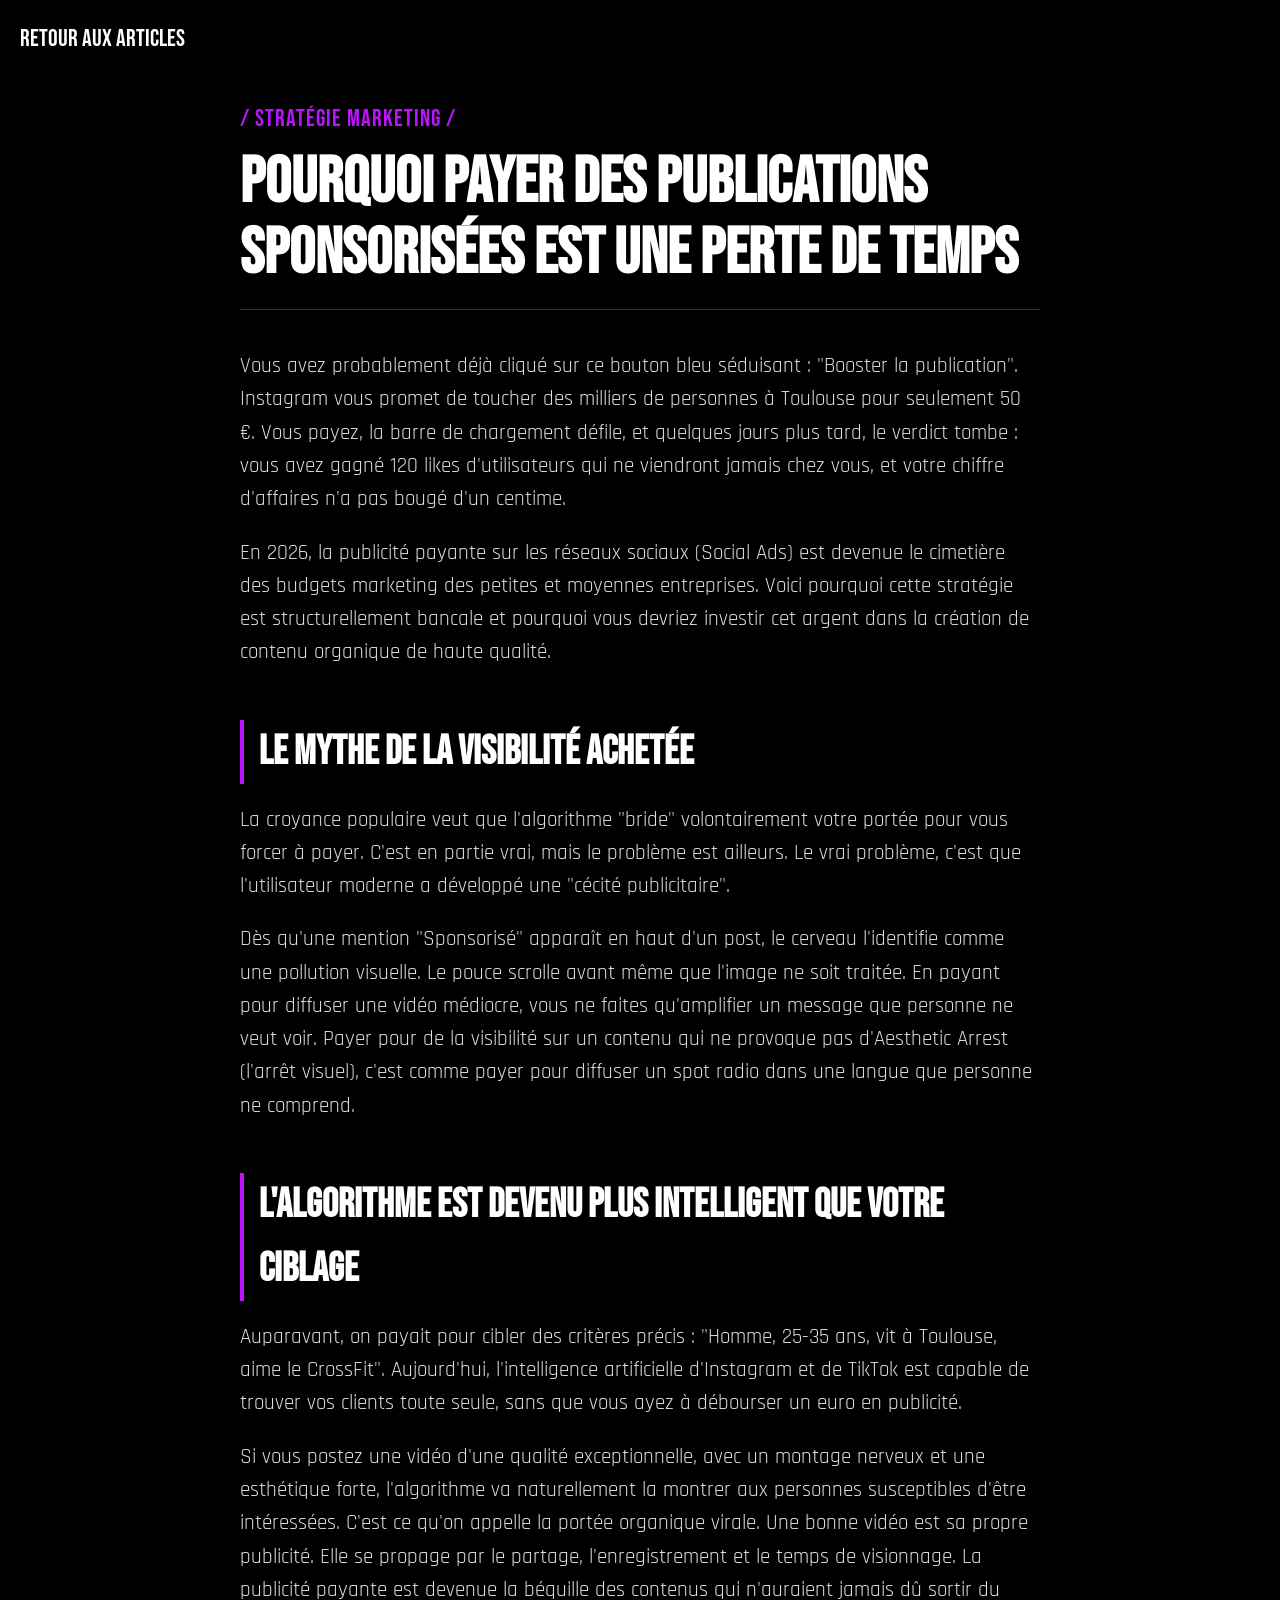
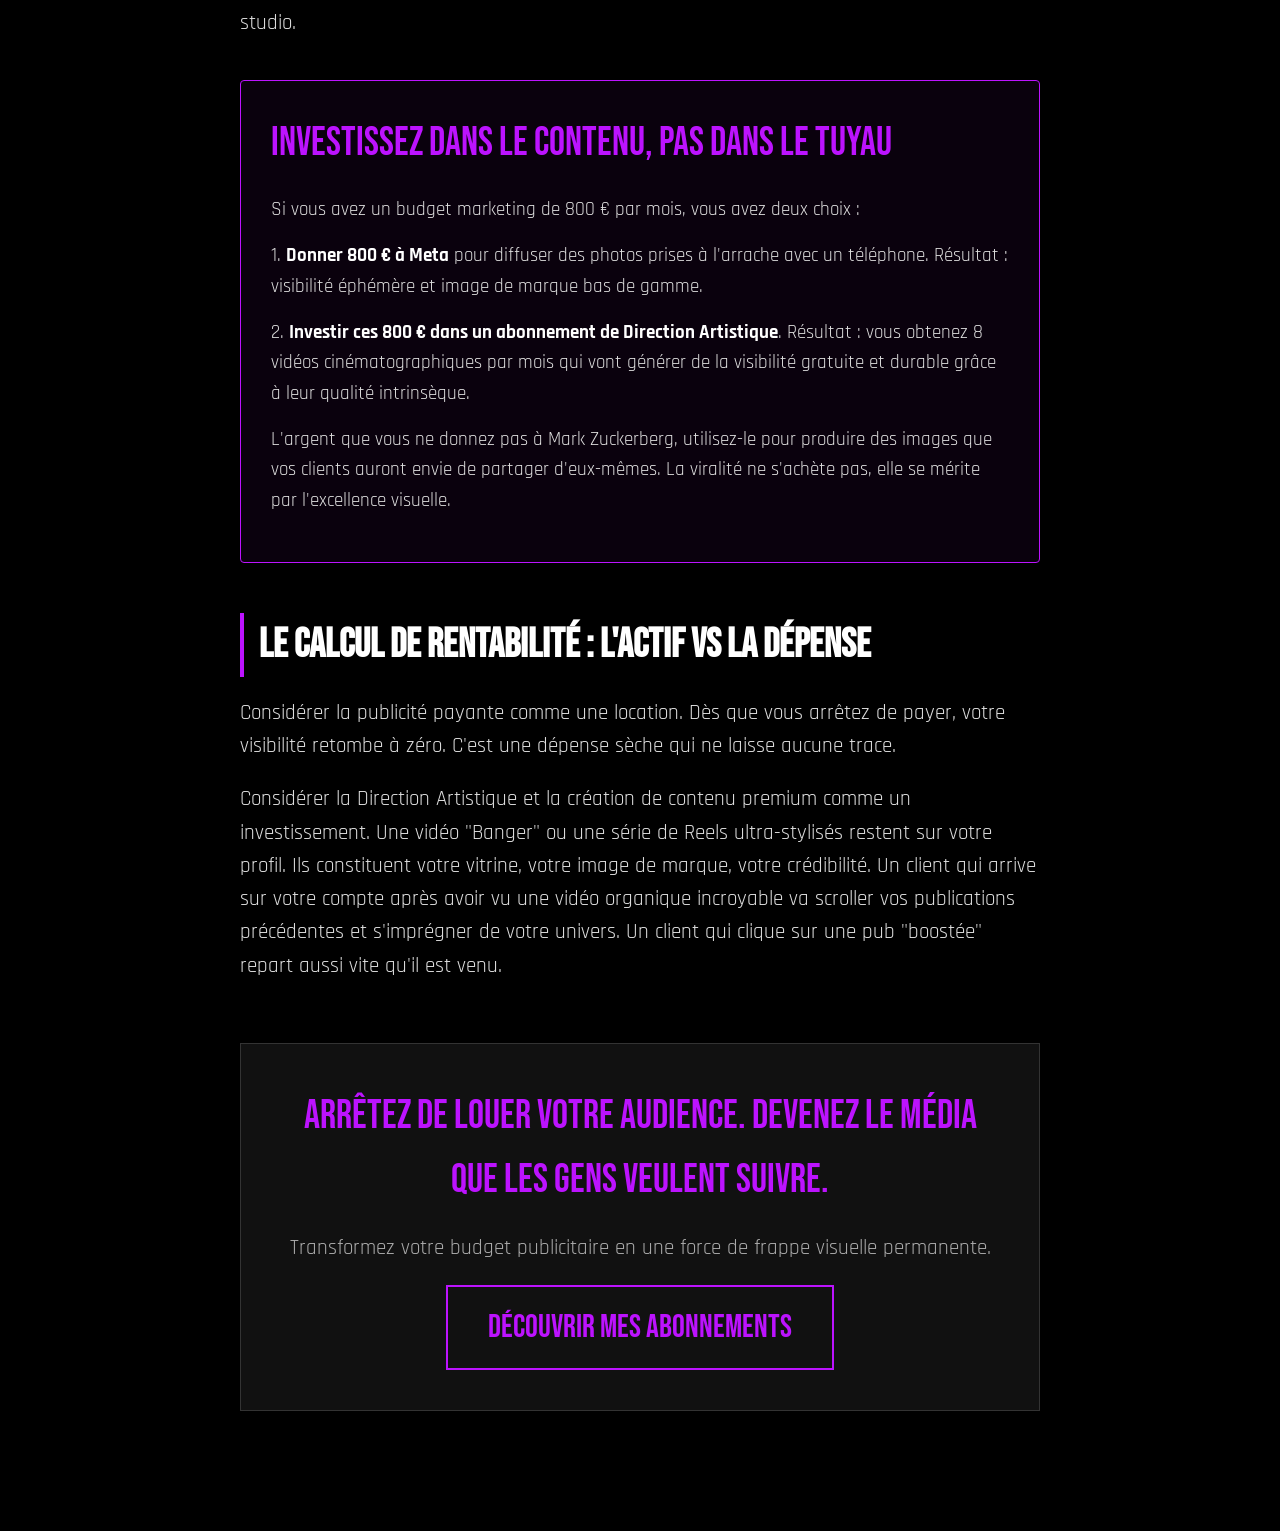
<file: articles/pub-payante-vs-organique.html>
<!DOCTYPE html>
<html lang="fr">
<head>
    <meta charset="UTF-8">
    <meta name="viewport" content="width=device-width, initial-scale=1.0">
    <title>Publicité payante vs Contenu organique | Le Work du Jeez</title>
    <meta name="description" content="Découvrez pourquoi booster vos publications sur Facebook et Instagram est une erreur stratégique et pourquoi investir dans la Direction Artistique est plus rentable.">
    
    <link rel="preconnect" href="https://fonts.googleapis.com">
    <link rel="preconnect" href="https://fonts.gstatic.com" crossorigin>
    <link href="https://fonts.googleapis.com/css2?family=Bebas+Neue&family=Rajdhani:wght@300;500;700&display=swap" rel="stylesheet">

    <style>
        :root {
            --neon-green: #39ff14;
            --neon-purple: #bc13fe;
            --black: #000000;
            --dark-grey: #0a0a0a;
            --white: #ffffff;
            --font-title: 'Bebas Neue', sans-serif;
            --font-text: 'Rajdhani', sans-serif;
        }

        * { margin: 0; padding: 0; box-sizing: border-box; }

        body {
            background-color: var(--black); color: var(--white);
            font-family: var(--font-text); overflow-x: hidden;
            line-height: 1.6; padding: 20px;
        }

        .back-btn {
            position: fixed; top: 20px; left: 20px; color: var(--white); text-decoration: none;
            font-family: var(--font-title); font-size: 1.5rem; z-index: 100; transition: 0.3s;
        }
        .back-btn:hover { color: var(--neon-purple); text-shadow: 0 0 10px var(--neon-purple); }

        .article-container { max-width: 800px; margin: 80px auto 100px auto; }
        
        .article-header { border-bottom: 1px solid #333; padding-bottom: 20px; margin-bottom: 40px; }
        .tag { font-family: var(--font-title); color: var(--neon-purple); font-size: 1.5rem; letter-spacing: 1px; }
        .title { font-family: var(--font-title); font-size: 4rem; line-height: 1.1; margin-top: 10px; text-transform: uppercase; }
        
        .content p { font-size: 1.3rem; color: #ddd; margin-bottom: 20px; }
        .content h2 { font-family: var(--font-title); font-size: 2.5rem; color: var(--white); margin: 50px 0 20px 0; border-left: 4px solid var(--neon-purple); padding-left: 15px; }
        
        .hack-box {
            background: rgba(188, 19, 254, 0.05); border: 1px solid var(--neon-purple);
            padding: 30px; margin: 40px 0; border-radius: 4px;
        }
        .hack-title { font-family: var(--font-title); font-size: 2.5rem; color: var(--neon-purple); margin-bottom: 20px; }
        .hack-box p { color: #ddd; font-size: 1.2rem; margin-bottom: 15px; }
        .hack-box strong { color: var(--white); }

        .cta-box { margin-top: 60px; padding: 40px; background: #111; text-align: center; border: 1px solid #333; }
        .cta-title { font-family: var(--font-title); font-size: 2.5rem; color: var(--neon-purple); margin-bottom: 20px; }
        .cta-btn {
            display: inline-block; background: transparent; color: var(--neon-purple);
            font-family: var(--font-title); font-size: 2rem; padding: 15px 40px;
            text-decoration: none; border: 2px solid var(--neon-purple); transition: 0.3s;
        }
        .cta-btn:hover { background: var(--neon-purple); color: var(--white); box-shadow: 0 0 20px var(--neon-purple); }

        @media (max-width: 768px) { .title { font-size: 3rem; } }
    </style>
</head>
<body>

    <a href="../articles.html" class="back-btn">RETOUR AUX ARTICLES</a>

    <div class="article-container">
        
        <div class="article-header">
            <div class="tag">/ STRATÉGIE MARKETING /</div>
            <h1 class="title">Pourquoi payer des publications sponsorisées est une perte de temps</h1>
        </div>

        <div class="content">
            <p>Vous avez probablement déjà cliqué sur ce bouton bleu séduisant : "Booster la publication". Instagram vous promet de toucher des milliers de personnes à Toulouse pour seulement 50 €. Vous payez, la barre de chargement défile, et quelques jours plus tard, le verdict tombe : vous avez gagné 120 likes d'utilisateurs qui ne viendront jamais chez vous, et votre chiffre d'affaires n'a pas bougé d'un centime.</p>
            <p>En 2026, la publicité payante sur les réseaux sociaux (Social Ads) est devenue le cimetière des budgets marketing des petites et moyennes entreprises. Voici pourquoi cette stratégie est structurellement bancale et pourquoi vous devriez investir cet argent dans la création de contenu organique de haute qualité.</p>

            <h2>Le mythe de la visibilité achetée</h2>
            <p>La croyance populaire veut que l'algorithme "bride" volontairement votre portée pour vous forcer à payer. C'est en partie vrai, mais le problème est ailleurs. Le vrai problème, c'est que l'utilisateur moderne a développé une "cécité publicitaire".</p>
            <p>Dès qu'une mention "Sponsorisé" apparaît en haut d'un post, le cerveau l'identifie comme une pollution visuelle. Le pouce scrolle avant même que l'image ne soit traitée. En payant pour diffuser une vidéo médiocre, vous ne faites qu'amplifier un message que personne ne veut voir. Payer pour de la visibilité sur un contenu qui ne provoque pas d'Aesthetic Arrest (l'arrêt visuel), c'est comme payer pour diffuser un spot radio dans une langue que personne ne comprend.</p>

            <h2>L'algorithme est devenu plus intelligent que votre ciblage</h2>
            <p>Auparavant, on payait pour cibler des critères précis : "Homme, 25-35 ans, vit à Toulouse, aime le CrossFit". Aujourd'hui, l'intelligence artificielle d'Instagram et de TikTok est capable de trouver vos clients toute seule, sans que vous ayez à débourser un euro en publicité.</p>
            <p>Si vous postez une vidéo d'une qualité exceptionnelle, avec un montage nerveux et une esthétique forte, l'algorithme va naturellement la montrer aux personnes susceptibles d'être intéressées. C'est ce qu'on appelle la portée organique virale. Une bonne vidéo est sa propre publicité. Elle se propage par le partage, l'enregistrement et le temps de visionnage. La publicité payante est devenue la béquille des contenus qui n'auraient jamais dû sortir du studio.</p>

            <div class="hack-box">
                <div class="hack-title">INVESTISSEZ DANS LE CONTENU, PAS DANS LE TUYAU</div>
                <p>Si vous avez un budget marketing de 800 € par mois, vous avez deux choix :</p>
                <p>1. <strong>Donner 800 € à Meta</strong> pour diffuser des photos prises à l'arrache avec un téléphone. Résultat : visibilité éphémère et image de marque bas de gamme.</p>
                <p>2. <strong>Investir ces 800 € dans un abonnement de Direction Artistique</strong>. Résultat : vous obtenez 8 vidéos cinématographiques par mois qui vont générer de la visibilité gratuite et durable grâce à leur qualité intrinsèque.</p>
                <p>L'argent que vous ne donnez pas à Mark Zuckerberg, utilisez-le pour produire des images que vos clients auront envie de partager d'eux-mêmes. La viralité ne s'achète pas, elle se mérite par l'excellence visuelle.</p>
            </div>

            <h2>Le calcul de rentabilité : L'actif vs La dépense</h2>
            <p>Considérer la publicité payante comme une location. Dès que vous arrêtez de payer, votre visibilité retombe à zéro. C'est une dépense sèche qui ne laisse aucune trace.</p>
            <p>Considérer la Direction Artistique et la création de contenu premium comme un investissement. Une vidéo "Banger" ou une série de Reels ultra-stylisés restent sur votre profil. Ils constituent votre vitrine, votre image de marque, votre crédibilité. Un client qui arrive sur votre compte après avoir vu une vidéo organique incroyable va scroller vos publications précédentes et s'imprégner de votre univers. Un client qui clique sur une pub "boostée" repart aussi vite qu'il est venu.</p>

            <div class="cta-box">
                <div class="cta-title">Arrêtez de louer votre audience. Devenez le média que les gens veulent suivre.</div>
                <p style="color:#aaa; margin-bottom: 20px;">Transformez votre budget publicitaire en une force de frappe visuelle permanente.</p>
                <a href="../formules.html" class="cta-btn">DÉCOUVRIR MES ABONNEMENTS</a>
            </div>

        </div>
    </div>

</body>
</html>
</file>
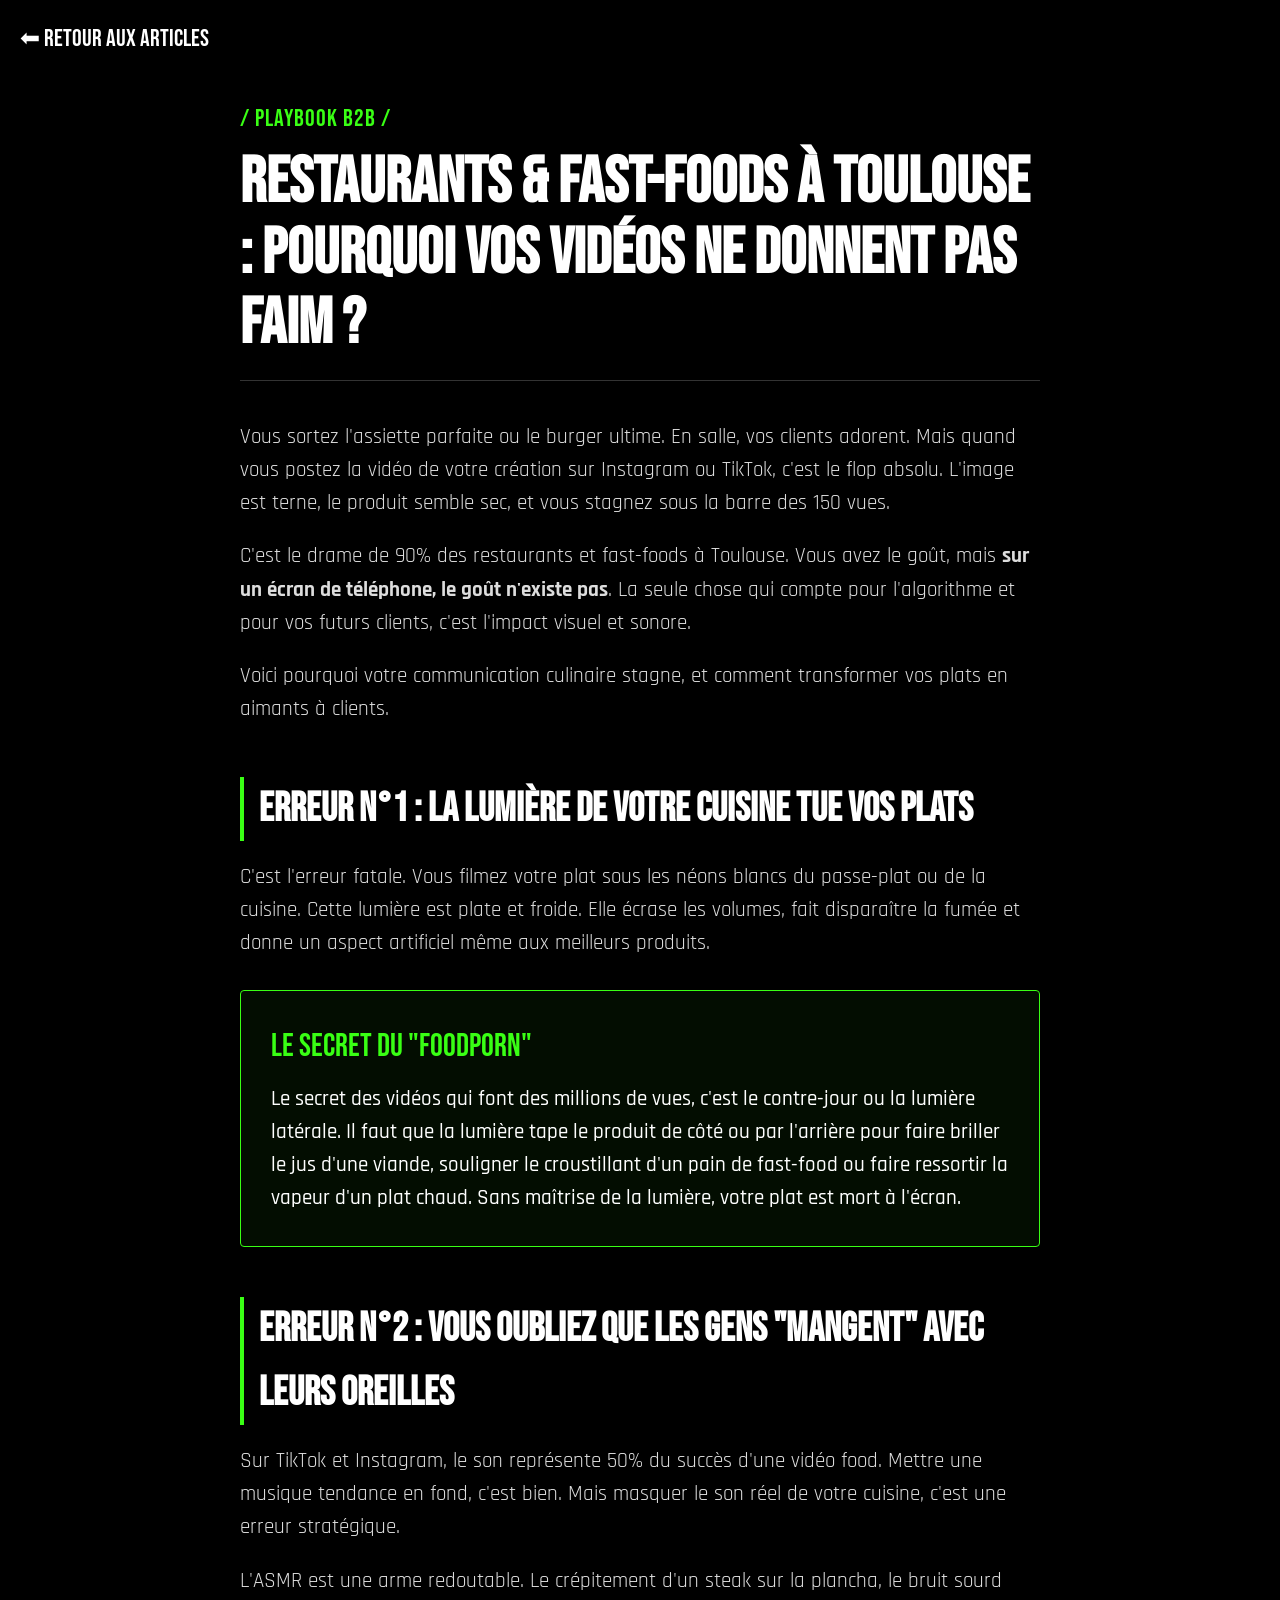
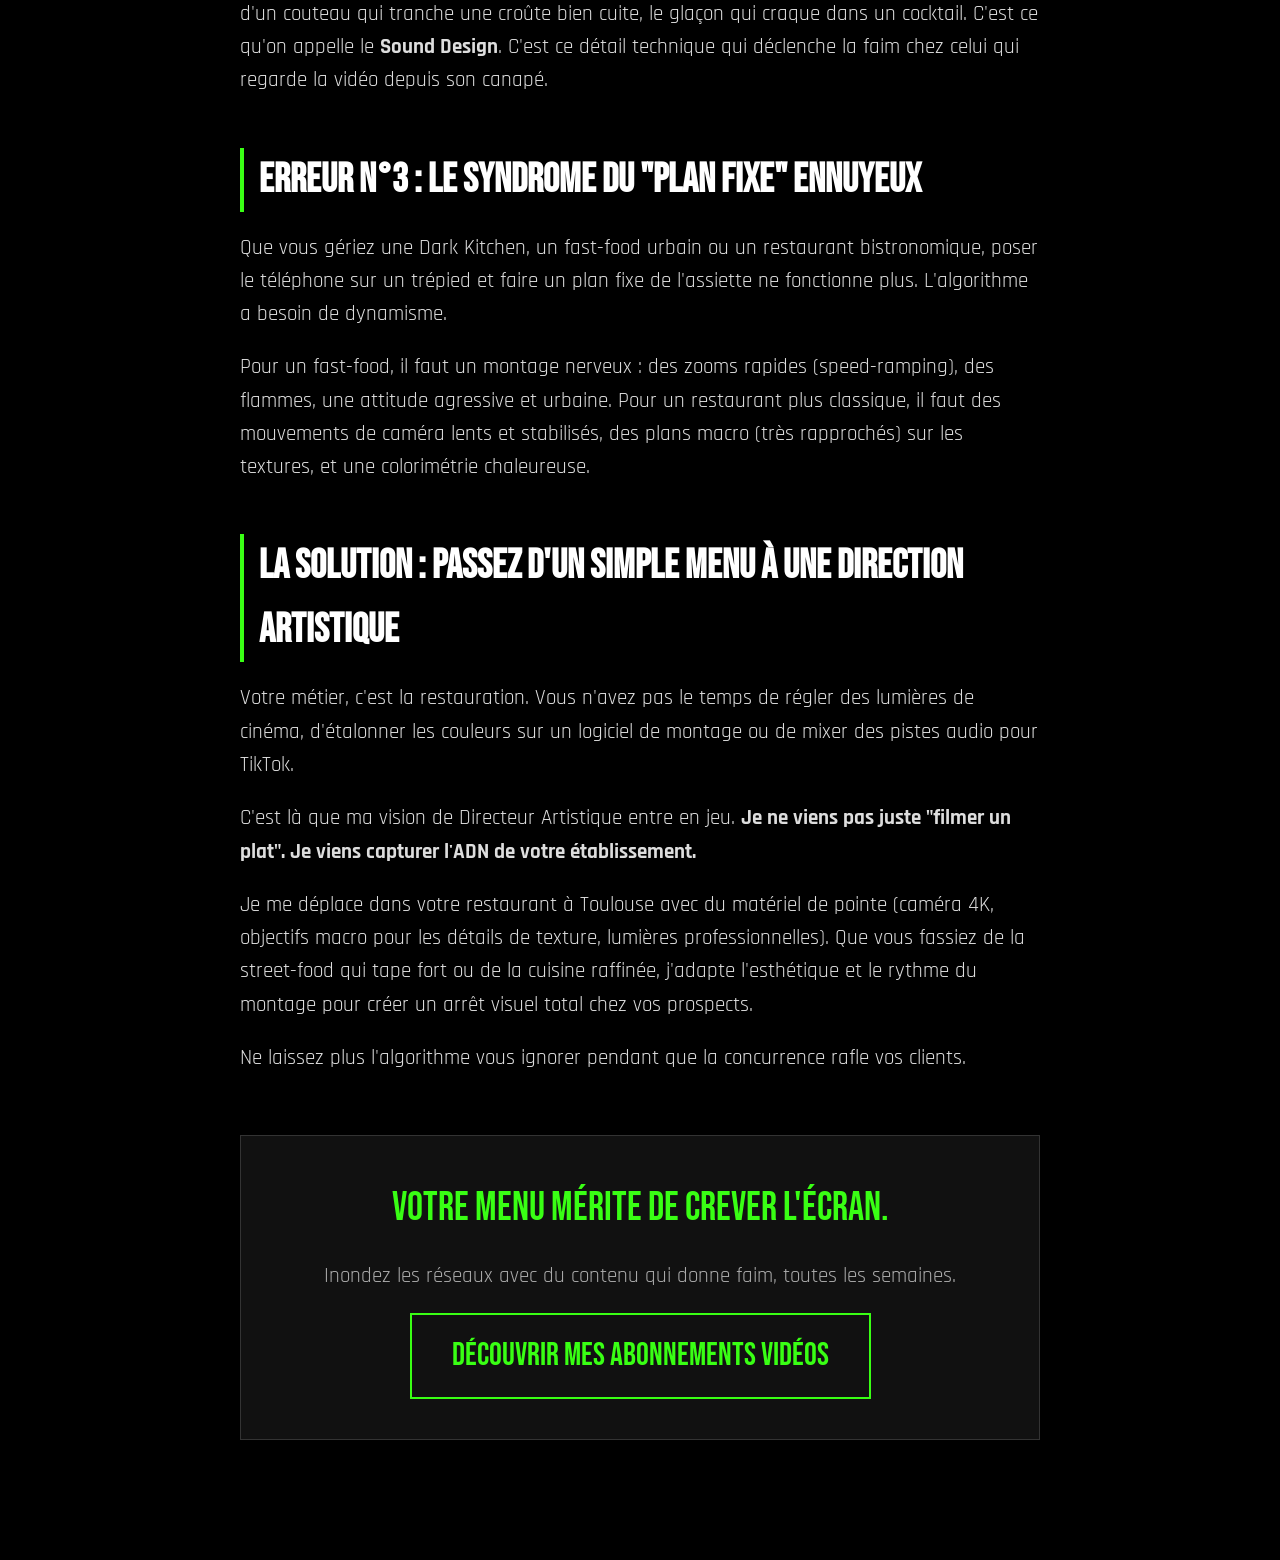
<file: articles/restaurants.html>
<!DOCTYPE html>
<html lang="fr">
<head>
    <meta charset="UTF-8">
    <meta name="viewport" content="width=device-width, initial-scale=1.0">
    <title>Restaurants & Fast-Foods : Vos vidéos ne donnent pas faim | Le Work du Jeez</title>
    <meta name="description" content="Guide pour les restaurants et fast-foods à Toulouse : découvrez pourquoi vos vidéos culinaires ne font pas de vues, et comment la D.A peut remplir votre salle.">
    
    <link rel="preconnect" href="https://fonts.googleapis.com">
    <link rel="preconnect" href="https://fonts.gstatic.com" crossorigin>
    <link href="https://fonts.googleapis.com/css2?family=Bebas+Neue&family=Rajdhani:wght@300;500;700&display=swap" rel="stylesheet">

    <style>
        :root {
            --neon-green: #39ff14;
            --neon-purple: #bc13fe;
            --black: #000000;
            --dark-grey: #0a0a0a;
            --white: #ffffff;
            --font-title: 'Bebas Neue', sans-serif;
            --font-text: 'Rajdhani', sans-serif;
        }

        * { margin: 0; padding: 0; box-sizing: border-box; }

        body {
            background-color: var(--black); color: var(--white);
            font-family: var(--font-text); overflow-x: hidden;
            line-height: 1.6; padding: 20px;
        }

        .back-btn {
            position: fixed; top: 20px; left: 20px; color: var(--white); text-decoration: none;
            font-family: var(--font-title); font-size: 1.5rem; z-index: 100; transition: 0.3s;
        }
        .back-btn:hover { color: var(--neon-green); text-shadow: 0 0 10px var(--neon-green); }

        .article-container { max-width: 800px; margin: 80px auto 100px auto; }
        
        .article-header { border-bottom: 1px solid #333; padding-bottom: 20px; margin-bottom: 40px; }
        .tag { font-family: var(--font-title); color: var(--neon-green); font-size: 1.5rem; letter-spacing: 1px; }
        .title { font-family: var(--font-title); font-size: 4rem; line-height: 1.1; margin-top: 10px; text-transform: uppercase; }
        
        .content p { font-size: 1.3rem; color: #ddd; margin-bottom: 20px; }
        .content h2 { font-family: var(--font-title); font-size: 2.5rem; color: var(--white); margin: 50px 0 20px 0; border-left: 4px solid var(--neon-green); padding-left: 15px; }
        
        /* BLOC HACK DE PRO */
        .hack-box {
            background: rgba(57, 255, 20, 0.05); border: 1px solid var(--neon-green);
            padding: 30px; margin: 30px 0; border-radius: 4px;
        }
        .hack-title { font-family: var(--font-title); font-size: 2rem; color: var(--neon-green); margin-bottom: 10px; }
        .hack-box p { margin: 0; color: var(--white); font-weight: 500; }

        /* CTA FINAL */
        .cta-box { margin-top: 60px; padding: 40px; background: #111; text-align: center; border: 1px solid #333; }
        .cta-title { font-family: var(--font-title); font-size: 2.5rem; color: var(--neon-green); margin-bottom: 20px; }
        .cta-btn {
            display: inline-block; background: transparent; color: var(--neon-green);
            font-family: var(--font-title); font-size: 2rem; padding: 15px 40px;
            text-decoration: none; border: 2px solid var(--neon-green); transition: 0.3s;
        }
        .cta-btn:hover { background: var(--neon-green); color: var(--black); box-shadow: 0 0 20px var(--neon-green); }

        @media (max-width: 768px) { .title { font-size: 3rem; } }
    </style>
</head>
<body>

    <a href="../articles.html" class="back-btn">⬅ RETOUR AUX ARTICLES</a>

    <div class="article-container">
        
        <div class="article-header">
            <div class="tag">/ PLAYBOOK B2B /</div>
            <h1 class="title">Restaurants & Fast-Foods à Toulouse : Pourquoi vos vidéos ne donnent pas faim ?</h1>
        </div>

        <div class="content">
            <p>Vous sortez l'assiette parfaite ou le burger ultime. En salle, vos clients adorent. Mais quand vous postez la vidéo de votre création sur Instagram ou TikTok, c'est le flop absolu. L'image est terne, le produit semble sec, et vous stagnez sous la barre des 150 vues.</p>
            <p>C'est le drame de 90% des restaurants et fast-foods à Toulouse. Vous avez le goût, mais <strong>sur un écran de téléphone, le goût n'existe pas</strong>. La seule chose qui compte pour l'algorithme et pour vos futurs clients, c'est l'impact visuel et sonore.</p>
            <p>Voici pourquoi votre communication culinaire stagne, et comment transformer vos plats en aimants à clients.</p>

            <h2>Erreur n°1 : La lumière de votre cuisine tue vos plats</h2>
            <p>C'est l'erreur fatale. Vous filmez votre plat sous les néons blancs du passe-plat ou de la cuisine. Cette lumière est plate et froide. Elle écrase les volumes, fait disparaître la fumée et donne un aspect artificiel même aux meilleurs produits.</p>

            <div class="hack-box">
                <div class="hack-title">Le secret du "Foodporn"</div>
                <p>Le secret des vidéos qui font des millions de vues, c'est le contre-jour ou la lumière latérale. Il faut que la lumière tape le produit de côté ou par l'arrière pour faire briller le jus d'une viande, souligner le croustillant d'un pain de fast-food ou faire ressortir la vapeur d'un plat chaud. Sans maîtrise de la lumière, votre plat est mort à l'écran.</p>
            </div>

            <h2>Erreur n°2 : Vous oubliez que les gens "mangent" avec leurs oreilles</h2>
            <p>Sur TikTok et Instagram, le son représente 50% du succès d'une vidéo food. Mettre une musique tendance en fond, c'est bien. Mais masquer le son réel de votre cuisine, c'est une erreur stratégique.</p>
            <p>L'ASMR est une arme redoutable. Le crépitement d'un steak sur la plancha, le bruit sourd d'un couteau qui tranche une croûte bien cuite, le glaçon qui craque dans un cocktail. C'est ce qu'on appelle le <strong>Sound Design</strong>. C'est ce détail technique qui déclenche la faim chez celui qui regarde la vidéo depuis son canapé.</p>

            <h2>Erreur n°3 : Le syndrome du "plan fixe" ennuyeux</h2>
            <p>Que vous gériez une Dark Kitchen, un fast-food urbain ou un restaurant bistronomique, poser le téléphone sur un trépied et faire un plan fixe de l'assiette ne fonctionne plus. L'algorithme a besoin de dynamisme.</p>
            <p>Pour un fast-food, il faut un montage nerveux : des zooms rapides (speed-ramping), des flammes, une attitude agressive et urbaine. Pour un restaurant plus classique, il faut des mouvements de caméra lents et stabilisés, des plans macro (très rapprochés) sur les textures, et une colorimétrie chaleureuse.</p>

            <h2>La Solution : Passez d'un simple menu à une Direction Artistique</h2>
            <p>Votre métier, c'est la restauration. Vous n'avez pas le temps de régler des lumières de cinéma, d'étalonner les couleurs sur un logiciel de montage ou de mixer des pistes audio pour TikTok.</p>
            <p>C'est là que ma vision de Directeur Artistique entre en jeu. <strong>Je ne viens pas juste "filmer un plat". Je viens capturer l'ADN de votre établissement.</strong></p>
            <p>Je me déplace dans votre restaurant à Toulouse avec du matériel de pointe (caméra 4K, objectifs macro pour les détails de texture, lumières professionnelles). Que vous fassiez de la street-food qui tape fort ou de la cuisine raffinée, j'adapte l'esthétique et le rythme du montage pour créer un arrêt visuel total chez vos prospects.</p>
            <p>Ne laissez plus l'algorithme vous ignorer pendant que la concurrence rafle vos clients.</p>

            <div class="cta-box">
                <div class="cta-title">Votre menu mérite de crever l'écran.</div>
                <p style="color:#aaa; margin-bottom: 20px;">Inondez les réseaux avec du contenu qui donne faim, toutes les semaines.</p>
                <a href="../formules.html" class="cta-btn">DÉCOUVRIR MES ABONNEMENTS VIDÉOS</a>
            </div>

        </div>
    </div>

</body>
</html>
</file>
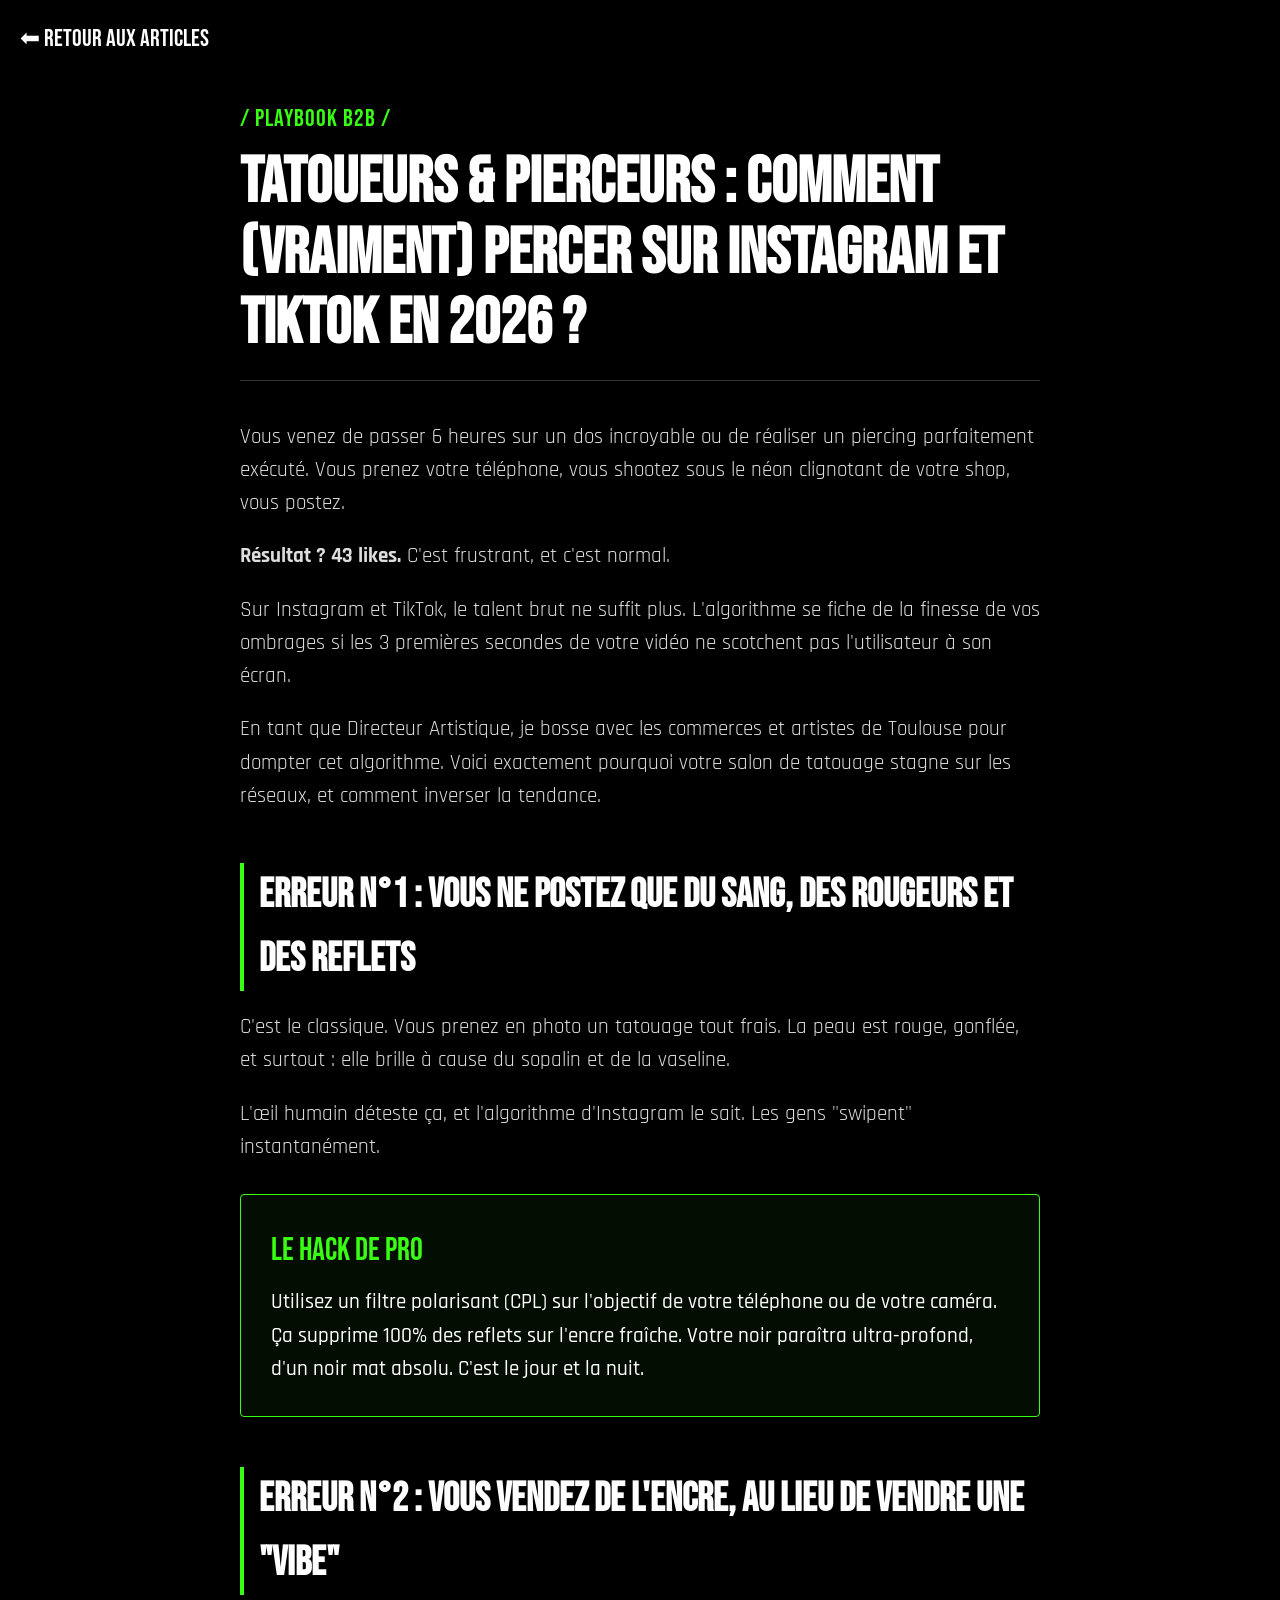
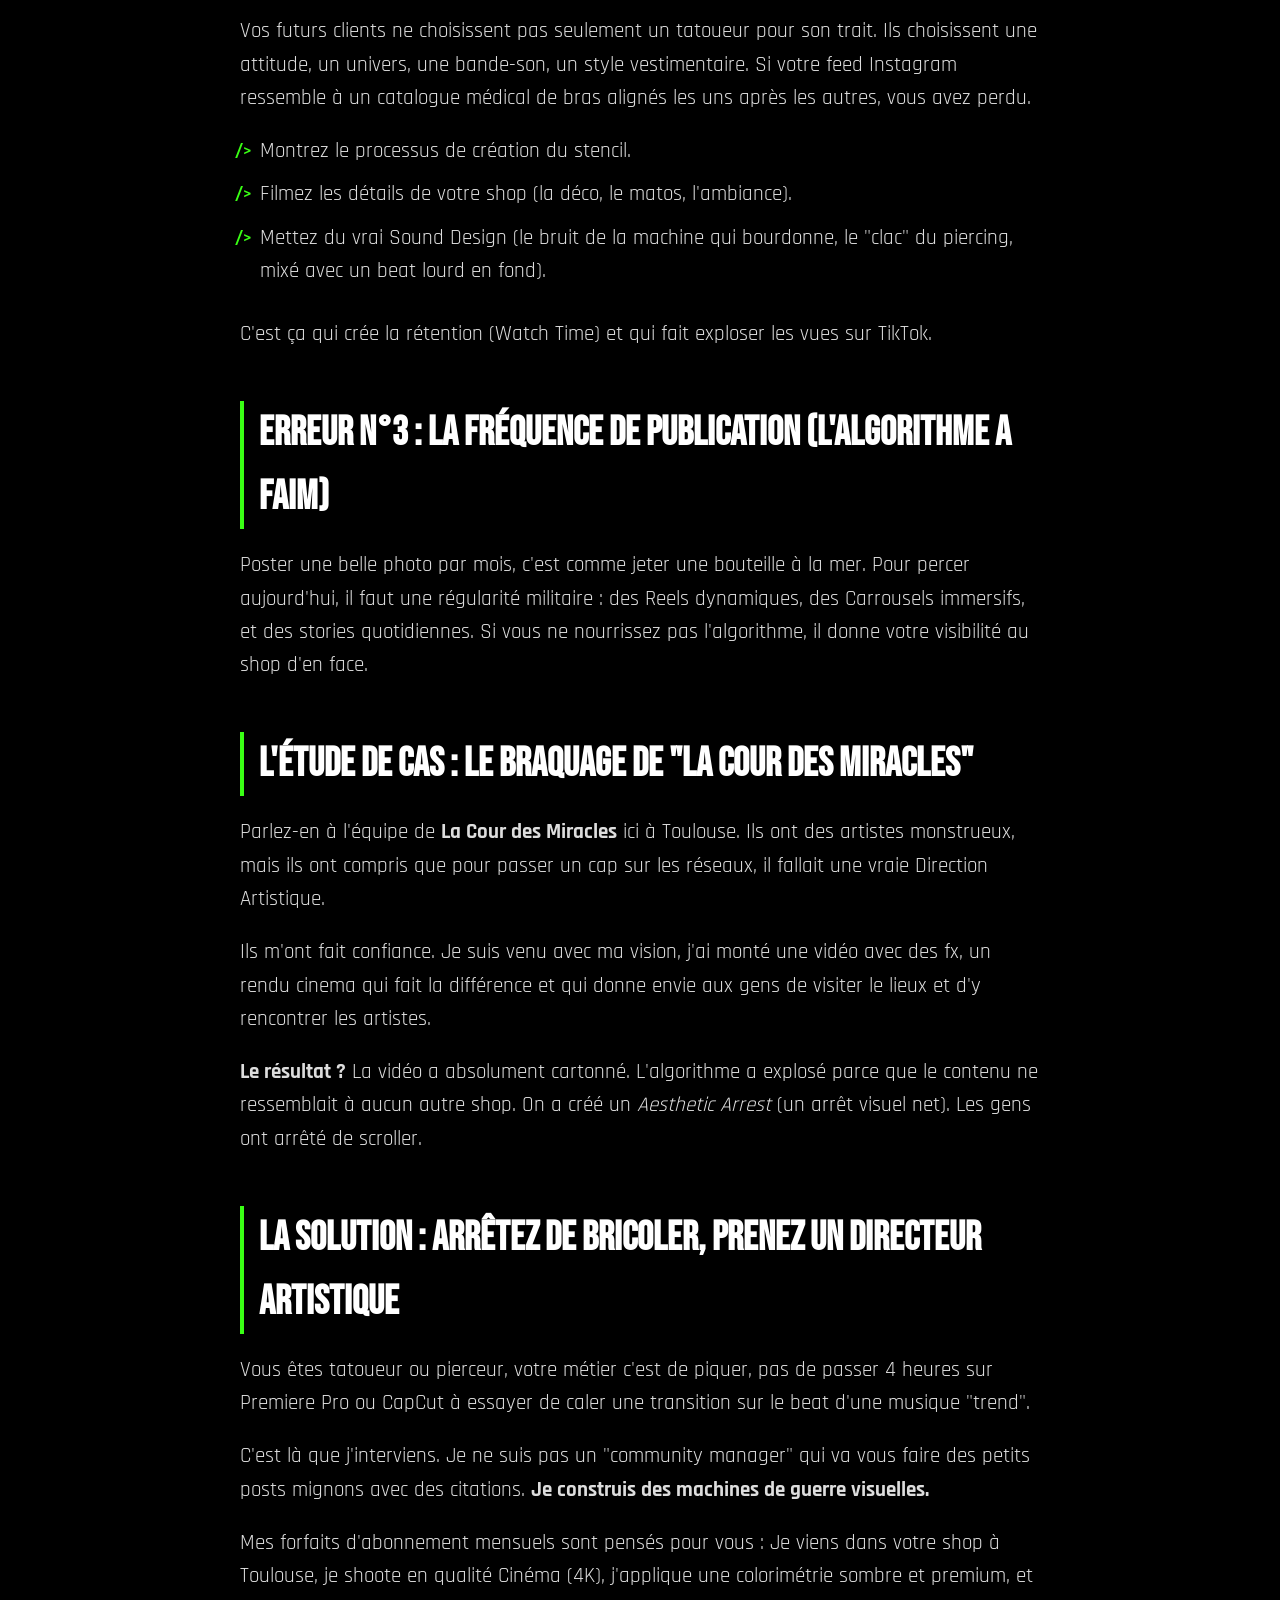
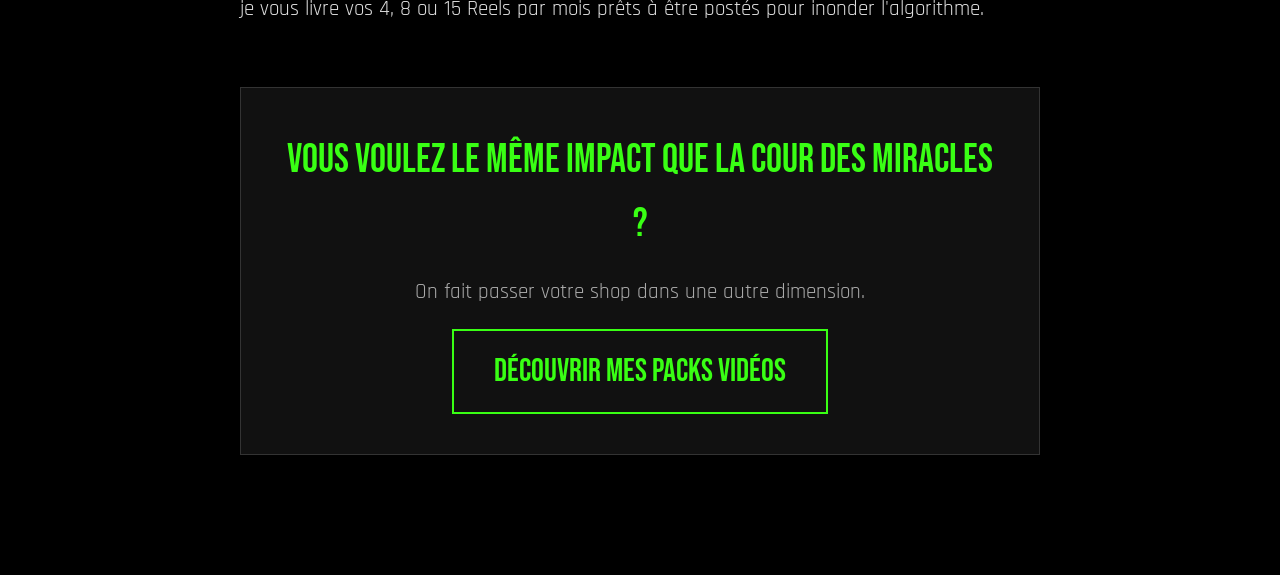
<file: articles/tatoueurs.html>
<!DOCTYPE html>
<html lang="fr">
<head>
    <meta charset="UTF-8">
    <meta name="viewport" content="width=device-width, initial-scale=1.0">
    <title>Tatoueurs & Pierceurs : Dompter Instagram en 2026 | Le Work du Jeez</title>
    <meta name="description" content="Guide pour les tatoueurs et pierceurs : découvrez les erreurs qui tuent votre visibilité sur Instagram et TikTok, et comment une vraie Direction Artistique change la donne.">
    
    <link rel="preconnect" href="https://fonts.googleapis.com">
    <link rel="preconnect" href="https://fonts.gstatic.com" crossorigin>
    <link href="https://fonts.googleapis.com/css2?family=Bebas+Neue&family=Rajdhani:wght@300;500;700&display=swap" rel="stylesheet">

    <style>
        :root {
            --neon-green: #39ff14;
            --neon-purple: #bc13fe;
            --black: #000000;
            --dark-grey: #0a0a0a;
            --white: #ffffff;
            --font-title: 'Bebas Neue', sans-serif;
            --font-text: 'Rajdhani', sans-serif;
        }

        * { margin: 0; padding: 0; box-sizing: border-box; }

        body {
            background-color: var(--black); color: var(--white);
            font-family: var(--font-text); overflow-x: hidden;
            line-height: 1.6; padding: 20px;
        }

        .back-btn {
            position: fixed; top: 20px; left: 20px; color: var(--white); text-decoration: none;
            font-family: var(--font-title); font-size: 1.5rem; z-index: 100; transition: 0.3s;
        }
        .back-btn:hover { color: var(--neon-green); text-shadow: 0 0 10px var(--neon-green); }

        .article-container { max-width: 800px; margin: 80px auto 100px auto; }
        
        .article-header { border-bottom: 1px solid #333; padding-bottom: 20px; margin-bottom: 40px; }
        .tag { font-family: var(--font-title); color: var(--neon-green); font-size: 1.5rem; letter-spacing: 1px; }
        .title { font-family: var(--font-title); font-size: 4rem; line-height: 1.1; margin-top: 10px; text-transform: uppercase; }
        
        .content p { font-size: 1.3rem; color: #ddd; margin-bottom: 20px; }
        .content h2 { font-family: var(--font-title); font-size: 2.5rem; color: var(--white); margin: 50px 0 20px 0; border-left: 4px solid var(--neon-green); padding-left: 15px; }
        
        .content ul { list-style: none; margin-bottom: 30px; padding-left: 20px; }
        .content ul li { font-size: 1.3rem; color: #ddd; margin-bottom: 10px; position: relative; }
        .content ul li::before { content: "/>"; color: var(--neon-green); position: absolute; left: -25px; font-family: var(--font-title); }

        /* BLOC HACK DE PRO */
        .hack-box {
            background: rgba(57, 255, 20, 0.05); border: 1px solid var(--neon-green);
            padding: 30px; margin: 30px 0; border-radius: 4px;
        }
        .hack-title { font-family: var(--font-title); font-size: 2rem; color: var(--neon-green); margin-bottom: 10px; }
        .hack-box p { margin: 0; color: var(--white); font-weight: 500; }

        /* CTA FINAL */
        .cta-box { margin-top: 60px; padding: 40px; background: #111; text-align: center; border: 1px solid #333; }
        .cta-title { font-family: var(--font-title); font-size: 2.5rem; color: var(--neon-green); margin-bottom: 20px; }
        .cta-btn {
            display: inline-block; background: transparent; color: var(--neon-green);
            font-family: var(--font-title); font-size: 2rem; padding: 15px 40px;
            text-decoration: none; border: 2px solid var(--neon-green); transition: 0.3s;
        }
        .cta-btn:hover { background: var(--neon-green); color: var(--black); box-shadow: 0 0 20px var(--neon-green); }

        @media (max-width: 768px) { .title { font-size: 3rem; } }
    </style>
</head>
<body>

    <a href="../articles.html" class="back-btn">⬅ RETOUR AUX ARTICLES</a>

    <div class="article-container">
        
        <div class="article-header">
            <div class="tag">/ PLAYBOOK B2B /</div>
            <h1 class="title">Tatoueurs & Pierceurs : Comment (vraiment) percer sur Instagram et TikTok en 2026 ?</h1>
        </div>

        <div class="content">
            <p>Vous venez de passer 6 heures sur un dos incroyable ou de réaliser un piercing parfaitement exécuté. Vous prenez votre téléphone, vous shootez sous le néon clignotant de votre shop, vous postez.</p>
            <p><strong>Résultat ? 43 likes.</strong> C'est frustrant, et c'est normal.</p>
            <p>Sur Instagram et TikTok, le talent brut ne suffit plus. L'algorithme se fiche de la finesse de vos ombrages si les 3 premières secondes de votre vidéo ne scotchent pas l'utilisateur à son écran.</p>
            <p>En tant que Directeur Artistique, je bosse avec les commerces et artistes de Toulouse pour dompter cet algorithme. Voici exactement pourquoi votre salon de tatouage stagne sur les réseaux, et comment inverser la tendance.</p>

            <h2>Erreur n°1 : Vous ne postez que du sang, des rougeurs et des reflets</h2>
            <p>C'est le classique. Vous prenez en photo un tatouage tout frais. La peau est rouge, gonflée, et surtout : elle brille à cause du sopalin et de la vaseline.</p>
            <p>L'œil humain déteste ça, et l'algorithme d'Instagram le sait. Les gens "swipent" instantanément.</p>

            <div class="hack-box">
                <div class="hack-title">Le Hack de Pro</div>
                <p>Utilisez un filtre polarisant (CPL) sur l'objectif de votre téléphone ou de votre caméra. Ça supprime 100% des reflets sur l'encre fraîche. Votre noir paraîtra ultra-profond, d'un noir mat absolu. C'est le jour et la nuit.</p>
            </div>

            <h2>Erreur n°2 : Vous vendez de l'encre, au lieu de vendre une "Vibe"</h2>
            <p>Vos futurs clients ne choisissent pas seulement un tatoueur pour son trait. Ils choisissent une attitude, un univers, une bande-son, un style vestimentaire. Si votre feed Instagram ressemble à un catalogue médical de bras alignés les uns après les autres, vous avez perdu.</p>
            <ul>
                <li>Montrez le processus de création du stencil.</li>
                <li>Filmez les détails de votre shop (la déco, le matos, l'ambiance).</li>
                <li>Mettez du vrai Sound Design (le bruit de la machine qui bourdonne, le "clac" du piercing, mixé avec un beat lourd en fond).</li>
            </ul>
            <p>C'est ça qui crée la rétention (Watch Time) et qui fait exploser les vues sur TikTok.</p>

            <h2>Erreur n°3 : La fréquence de publication (L'algorithme a faim)</h2>
            <p>Poster une belle photo par mois, c'est comme jeter une bouteille à la mer. Pour percer aujourd'hui, il faut une régularité militaire : des Reels dynamiques, des Carrousels immersifs, et des stories quotidiennes. Si vous ne nourrissez pas l'algorithme, il donne votre visibilité au shop d'en face.</p>

            <h2>L'Étude de Cas : Le braquage de "La Cour des Miracles"</h2>
            <p>Parlez-en à l'équipe de <strong>La Cour des Miracles</strong> ici à Toulouse. Ils ont des artistes monstrueux, mais ils ont compris que pour passer un cap sur les réseaux, il fallait une vraie Direction Artistique.</p>
            <p>Ils m'ont fait confiance. Je suis venu avec ma vision, j'ai monté une vidéo avec des fx, un rendu cinema qui fait la différence et qui donne envie aux gens de visiter le lieux et d'y rencontrer les artistes.</p>
            <p><strong>Le résultat ?</strong> La vidéo a absolument cartonné. L'algorithme a explosé parce que le contenu ne ressemblait à aucun autre shop. On a créé un <em>Aesthetic Arrest</em> (un arrêt visuel net). Les gens ont arrêté de scroller.</p>

            <h2>La Solution : Arrêtez de bricoler, prenez un Directeur Artistique</h2>
            <p>Vous êtes tatoueur ou pierceur, votre métier c'est de piquer, pas de passer 4 heures sur Premiere Pro ou CapCut à essayer de caler une transition sur le beat d'une musique "trend".</p>
            <p>C'est là que j'interviens. Je ne suis pas un "community manager" qui va vous faire des petits posts mignons avec des citations. <strong>Je construis des machines de guerre visuelles.</strong></p>
            <p>Mes forfaits d'abonnement mensuels sont pensés pour vous : Je viens dans votre shop à Toulouse, je shoote en qualité Cinéma (4K), j'applique une colorimétrie sombre et premium, et je vous livre vos 4, 8 ou 15 Reels par mois prêts à être postés pour inonder l'algorithme.</p>

            <div class="cta-box">
                <div class="cta-title">Vous voulez le même impact que La Cour des Miracles ?</div>
                <p style="color:#aaa; margin-bottom: 20px;">On fait passer votre shop dans une autre dimension.</p>
                <a href="../formules.html" class="cta-btn">DÉCOUVRIR MES PACKS VIDÉOS</a>
            </div>

        </div>
    </div>

</body>
</html>
</file>
